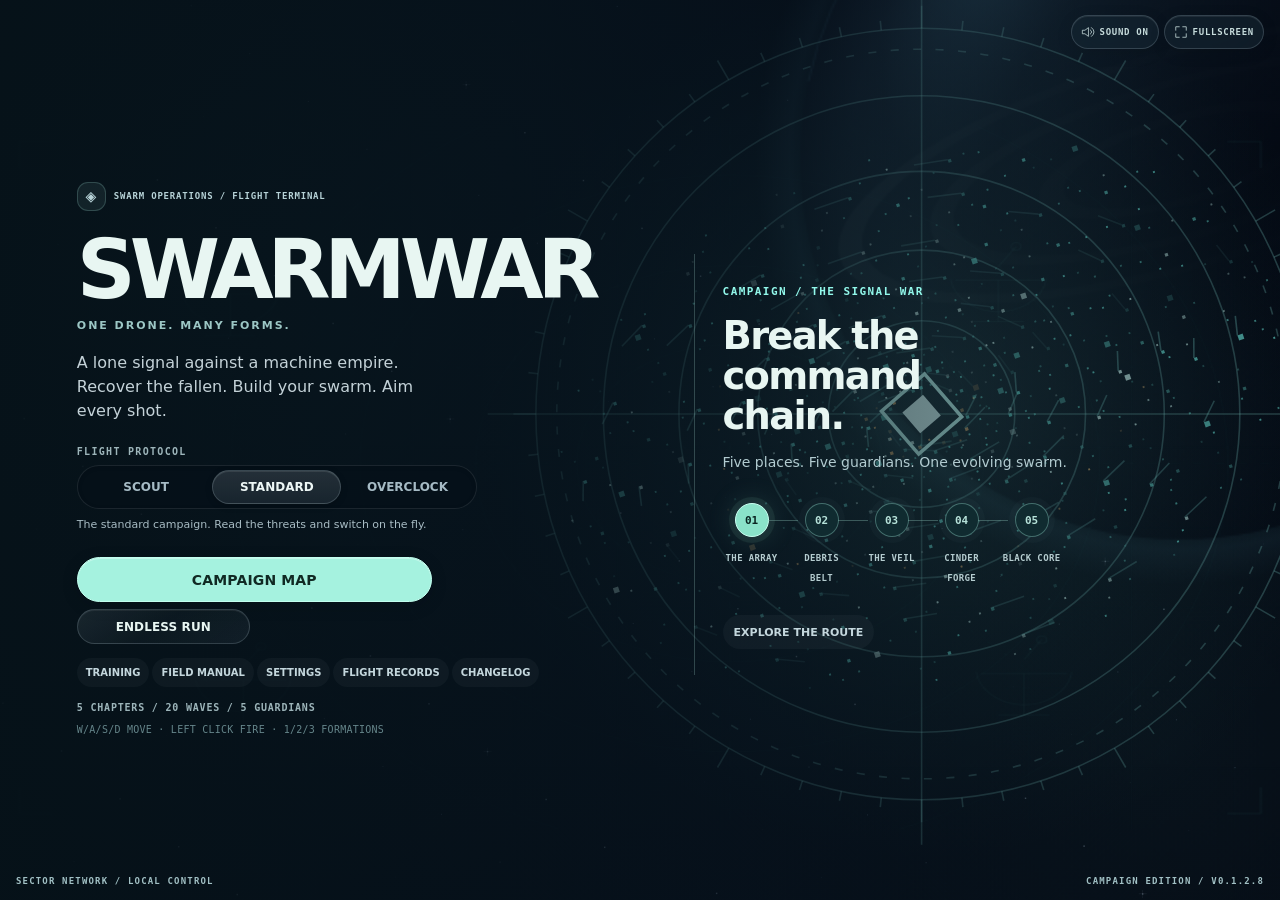
<file: docs/index.html>
<!doctype html>
<html lang="en">
<head>
<meta charset="utf-8">
<meta name="viewport" content="width=device-width, initial-scale=1, viewport-fit=cover">
<meta name="theme-color" content="#071218">
<meta name="application-version" content="0.1.2.8">
<title>SWARMWAR</title>
<style>:root{
  color-scheme:dark;--bg:#071218;--paper:#e8f6f2;--muted:#9db5ba;--faint:#65858a;--edge:#79b7bb38;--cyan:#92f8eb;--gold:#ffd487;--salmon:#ff867f;
  --mono:ui-monospace,SFMono-Regular,Consolas,monospace;--sans:system-ui,-apple-system,sans-serif;
  --top:max(15px,env(safe-area-inset-top));--left:max(16px,env(safe-area-inset-left));--right:max(16px,env(safe-area-inset-right));--bottom:max(13px,env(safe-area-inset-bottom));
}
*{box-sizing:border-box}
html,body{width:100%;height:100%;margin:0;overflow:hidden;overscroll-behavior:none;background:var(--bg);color:var(--paper);font-family:var(--sans)}
button{font:inherit;color:inherit;cursor:pointer}
button:disabled{cursor:default}
button:focus-visible{outline:2px solid var(--gold);outline-offset:3px}
[hidden]{display:none!important}
#game{position:fixed;inset:0;isolation:isolate;overflow:hidden;background:var(--bg)}
#game:fullscreen{width:100%;height:100%}
#game:-webkit-full-screen{width:100%;height:100%}
#canvas{position:absolute;inset:0;display:block;width:100%;height:100%;touch-action:none;user-select:none}
#game[data-page="playing"] #canvas{cursor:crosshair}
.hurt{position:absolute;inset:0;pointer-events:none;opacity:0;background:radial-gradient(ellipse at center,#fb626200 43%,#f3414880 100%);mix-blend-mode:screen}
.micro{font:700 10px/1.25 var(--mono);letter-spacing:.13em;text-transform:uppercase}
.utility{position:absolute;z-index:8;right:var(--right);top:var(--top);display:flex;gap:5px}
.icon-button{min-width:34px;min-height:34px;display:flex;align-items:center;justify-content:center;gap:5px;border:1px solid var(--edge);background:#07131eea;padding:0 9px;color:#c7dcdc;font:700 9px/1 var(--mono);letter-spacing:.08em;white-space:nowrap}
.icon-button svg{width:14px;height:14px;flex:none}
.icon-button:hover{color:var(--cyan);border-color:var(--cyan);background:#1c363f}
.icon-button:active{background:#29484d}
.utility-message{position:absolute;z-index:9;top:calc(var(--top) + 43px);right:var(--right);max-width:min(320px,85vw);padding:8px 10px;border:1px solid var(--edge);background:#08161ef5;color:var(--paper);font:11px/1.4 var(--mono)}
.flight{position:absolute;inset:0;z-index:2;pointer-events:none;user-select:none}
.mission{position:absolute;top:var(--top);left:var(--left);padding:10px 15px 11px 11px;background:linear-gradient(120deg,#07131eeb 45%,#07131e95);border-left:2px solid #8ce3dcb3;min-width:186px;max-width:min(290px,64vw)}
.mission .micro{display:flex;align-items:center;gap:8px;color:#bdd5d7;white-space:nowrap}
.separator{width:4px;height:4px;background:#84d9d0;rotate:45deg;display:inline-block}
.mission time{color:var(--cyan);font-variant-numeric:tabular-nums}
.mission strong{display:block;font-size:clamp(14px,1.45vw,21px);letter-spacing:.055em;line-height:1.04;margin:5px 0 8px;font-weight:850}
.wave{display:flex;align-items:center;gap:8px;color:var(--muted);font:700 9px/1 var(--mono);letter-spacing:.08em;white-space:nowrap}
#wavePips{display:flex;gap:3px;align-items:center}
#wavePips i{height:5px;width:12px;background:#45606a}
#wavePips i:last-child{width:6px;height:6px;rotate:45deg;margin-left:2px}
#wavePips .past{background:#60aaa5}
#wavePips .now{background:#b9fff4;box-shadow:0 0 8px #9dffee90}
.hud-panel{background:#08151eef;border:1px solid #8eb7bf40;color:var(--paper)}
.boss{position:absolute;top:var(--top);left:50%;translate:-50% 0;width:min(430px,33vw);padding:8px 10px;border-top:2px solid #f9918dc8}
.boss>div:first-child{display:flex;justify-content:space-between;gap:8px;font:700 10px/1 var(--mono);letter-spacing:.10em;color:#ffc0ae;margin-bottom:7px}
.boss #bossPhase{color:#f798a5;font-size:9px;white-space:nowrap}
.meter{height:4px;background:#223b46;overflow:hidden}
.meter i{display:block;width:100%;height:100%;background:var(--cyan);transform-origin:left center}
.boss .meter i{background:linear-gradient(90deg,#ff9b91,#f85574)}
.tactical{position:absolute;left:50%;translate:-50% 0;top:calc(var(--top) + 49px);display:flex;align-items:center;gap:8px;min-height:32px;max-width:80vw;width:max-content;padding:6px 11px;border-left:2px solid var(--gold);font:11px/1.35 var(--mono);box-shadow:0 4px 16px #06101755}
.tactical .micro{font-size:9px;letter-spacing:.11em;color:var(--gold);white-space:nowrap}
.tactical strong{color:var(--gold);font-size:12px;white-space:nowrap}
.tactical span:last-child{color:#dfebeb}
.tactical.hold{border-left-color:var(--cyan)}
.tactical.hold .micro,.tactical.hold strong{color:var(--cyan)}
.tactical.evade{border-left-color:var(--salmon);background:#2e1621f5}
.tactical.evade .micro,.tactical.evade strong{color:#ffaaa4}
.announcement{position:absolute;left:50%;top:23%;translate:-50% 0;text-align:center;max-width:min(85%,640px);min-width:min(300px,80vw);text-shadow:0 2px 14px #070c16,0 2px 8px #02060a}
.announcement .micro{color:var(--cyan);margin-bottom:5px}
.announcement strong{display:block;font-weight:950;font-size:clamp(22px,4vw,52px);letter-spacing:-.045em;line-height:.93}
.announcement span{display:block;margin-top:8px;color:#d8e7e9;font:12px/1.4 var(--mono)}
.hint{position:absolute;left:50%;bottom:calc(var(--bottom) + 115px);translate:-50% 0;width:max-content;max-width:88vw;padding:6px 10px;border-left:2px solid var(--cyan);color:#d4eceb;font:11px/1.4 var(--mono);text-align:center}
.dock{position:absolute;bottom:var(--bottom);left:50%;translate:-50% 0;width:min(750px,calc(100vw - var(--left) - var(--right)));display:grid;gap:5px}
.readout{display:flex;align-items:center;gap:0;min-height:30px;background:#07141ded;border:1px solid var(--edge);backdrop-filter:blur(6px)}
.hull{flex:1;max-width:260px;padding:5px 10px;min-width:110px}
.hull>div:first-child{display:flex;justify-content:space-between;gap:8px;margin-bottom:3px}
.readout span{color:var(--muted);font:700 9px/1 var(--mono);letter-spacing:.09em}
.readout strong{color:var(--paper);font:700 12px/1 var(--mono);font-variant-numeric:tabular-nums}
.count{display:flex;align-items:center;gap:7px;border-left:1px solid var(--edge);padding:5px 10px}
.count #droneCount{color:var(--cyan)}
.support{margin-left:auto;padding:0 9px;color:#ddfa90;font:700 9px/1.2 var(--mono);letter-spacing:.07em;white-space:nowrap}
.formations{display:grid;grid-template-columns:repeat(4,minmax(0,1fr));gap:4px}
.formation{pointer-events:auto;display:grid;grid-template-columns:24px minmax(0,1fr);grid-template-rows:auto auto;position:relative;min-height:54px;column-gap:6px;padding:6px 7px;background:#0a1923f2;border:1px solid var(--edge);text-align:left;overflow:hidden}
.formation>svg{grid-row:1/3;align-self:center;width:22px;height:22px;color:#95b5b9}
.formation .formation-title{font-size:11px;font-weight:850;letter-spacing:.08em;line-height:1.15;padding-right:19px}
.formation kbd{position:absolute;right:5px;top:5px;border:1px solid currentColor;padding:1px 3px;color:var(--muted);font:700 8px/1 var(--mono)}
.formation .form-status{color:var(--muted);font:700 8px/1.15 var(--mono);letter-spacing:.08em;align-self:center}
.formation:not(:disabled):hover{background:#274044;border-color:#a4cfce}
.formation:not(:disabled):active{background:#34595b}
.formation.active{border-color:#8ff2e0;background:#143332;box-shadow:inset 0 -2px #82e2cd}
.formation.active svg,.formation.active kbd,.formation.active .form-status{color:var(--cyan)}
.formation.recommended,.formation.burst-ready{border-color:#ffcc80;background:#30271e}
.formation.recommended{box-shadow:inset 0 -2px #ffd080}
.formation.recommended svg,.formation.recommended .form-status,.formation.recommended kbd,.formation.burst-ready svg,.formation.burst-ready .form-status{color:var(--gold)}
.formation:disabled:not(.active) svg{opacity:.47}
.formation-charge{position:absolute;bottom:0;left:0;right:0;height:2px;transform-origin:left center;background:var(--gold);opacity:.7}
.screen{position:absolute;inset:0;z-index:4}
.menu{overflow:auto;padding:clamp(62px,12vh,146px) var(--right) max(56px,var(--bottom)) clamp(24px,8vw,130px);background:linear-gradient(90deg,#07131e 0%,#07131ef7 22%,#07131eaa 49%,#07131e00 78%);touch-action:pan-y}
.menu-inner{width:min(680px,94vw)}
.menu-tag{display:flex;align-items:center;gap:8px;color:var(--cyan);margin-bottom:clamp(10px,2.5vh,22px)}
.menu-tag>span:first-child{display:grid;place-items:center;width:29px;height:29px;border:1px solid #8fe4da65;font-size:18px}
.menu-title h1{margin:0 0 8px;font-size:clamp(55px,10.7vw,168px);letter-spacing:-.097em;line-height:.78;font-weight:950;color:var(--paper);text-shadow:0 3px 34px #091c22}
.menu-title p{margin:0;color:var(--cyan);font:850 clamp(11px,1.75vw,22px)/1.2 var(--mono);letter-spacing:.21em}
.menu-brief{margin:clamp(13px,3vh,28px) 0;color:#bfd2d3;font-size:clamp(13px,1.55vw,18px);line-height:1.55;max-width:390px}
.protocol{margin:0 0 clamp(12px,2vh,19px);width:min(400px,100%);color:var(--muted)}
.segmented{display:flex;gap:4px;margin:6px 0}
.segmented button{background:#0b1d28;border:1px solid var(--edge);color:var(--muted);flex:1;min-height:33px;font:700 10px/1 var(--mono);letter-spacing:.055em}
.segmented button[aria-pressed="true"]{color:var(--cyan);border-color:#8ae6d8;background:#143331}
.segmented button:hover{border-color:#8ae6d8}
.protocol p{margin:0;min-height:28px;color:#a8c3c7;font:10px/1.35 var(--mono)}
.menu-main,.menu-links,.actions{display:flex;align-items:center;gap:7px 9px;flex-wrap:wrap}
.button{display:inline-flex;align-items:center;justify-content:center;gap:7px;min-height:41px;padding:0 14px;border:1px solid #80c3ca65;background:#10232d;color:var(--paper);font:850 11px/1.15 var(--mono);letter-spacing:.08em;white-space:nowrap}
.button:hover{background:#23454d;border-color:#9df1e6}
.button:active{background:#315763}
.button.primary{background:var(--gold);border-color:var(--gold);color:#1b1a16;box-shadow:4px 4px 0 #ffcd7844}
.button.primary:hover{background:#ffe4b0}
.button.primary:active{background:#f7bb61;box-shadow:1px 1px 0 #ffcd7844}
.button.primary::after{content:'→';margin-left:8px}
.text-button{padding:6px 3px;border:0;border-bottom:1px solid #729ba050;background:none;color:#bdd3d7;font:800 10px/1.35 var(--mono);letter-spacing:.095em;white-space:nowrap}
.text-button:hover{color:var(--cyan);border-color:var(--cyan)}
.menu-links{margin-top:11px}
.menu-status{margin:clamp(13px,3vh,27px) 0 0;color:var(--muted);font:700 9px/1.2 var(--mono);letter-spacing:.12em}
.menu-credit{position:fixed;bottom:var(--bottom);left:var(--left);right:var(--right);display:flex;justify-content:space-between;gap:8px;color:#a2c1c5;pointer-events:none;font-size:9px}
.modal{display:grid;place-items:center;overflow:auto;padding:calc(var(--top) + 45px) var(--right) var(--bottom) var(--left);background:#061018b8;backdrop-filter:blur(6px);touch-action:pan-y}
.sheet{width:min(630px,100%);max-height:100%;overflow:auto;border:1px solid #79c6c76e;border-top:3px solid var(--cyan);background:linear-gradient(137deg,#142631,#091721 70%);padding:clamp(16px,3vw,33px);box-shadow:0 15px 74px #02070baa}
.sheet.compact{width:min(535px,100%)}
.sheet.wide{width:min(790px,100%)}
.sheet h2{font-size:clamp(26px,5.7vw,63px);line-height:.91;letter-spacing:-.055em;font-weight:950;margin:9px 0 11px}
.sheet p{margin:0 0 16px;color:#bfd4d7;font-size:14px;line-height:1.45}
.sheet .control-help{margin:15px 0 0;color:var(--muted);font:11px/1.5 var(--mono)}
#options .control-help{margin:12px 0 14px}
.kicker{color:var(--cyan)}
.setting-list{display:grid;gap:0}
.setting{display:flex;align-items:center;justify-content:space-between;gap:10px;padding:8px 0;border-bottom:1px solid var(--edge)}
.setting:first-child{border-top:1px solid var(--edge)}
.setting strong{display:block;font-size:13px;margin-bottom:2px}
.setting small{display:block;color:var(--muted);font-size:11px;line-height:1.35}
.toggle{min-width:53px;min-height:31px;border:1px solid var(--edge);background:#0a1923;color:var(--muted);font:800 10px/1 var(--mono);letter-spacing:.10em}
.toggle[aria-pressed="true"]{color:var(--cyan);background:#143332;border-color:#79c9ba}
.toggle:hover{border-color:var(--cyan)}
.upgrade-list{display:grid;grid-template-columns:repeat(3,minmax(0,1fr));gap:8px}
.upgrade{display:flex;flex-direction:column;align-items:flex-start;gap:8px;min-height:149px;min-width:0;background:#122631;border:1px solid #86bdc161;padding:12px;text-align:left}
.upgrade:hover{border-color:var(--gold);background:#29352f}
.upgrade .micro{color:var(--cyan);font-size:9px}
.upgrade strong{font-size:clamp(15px,2.5vw,24px);line-height:1.05;letter-spacing:-.03em}
.upgrade small{font-size:12px;line-height:1.36;color:#c8dcdf}
.upgrade kbd{margin-top:auto;border:1px solid var(--edge);padding:1px 4px;color:var(--gold);font:800 10px/1 var(--mono)}
.result{display:grid;grid-template-columns:repeat(4,minmax(0,1fr));gap:5px;margin:12px 0 17px}
.result>div{padding:8px;background:#0b1c26;border:1px solid var(--edge)}
.result span{display:block;color:var(--muted);font:700 8px/1.15 var(--mono);letter-spacing:.09em}
.result strong{display:block;color:var(--cyan);font:750 clamp(13px,2.7vw,22px)/1 var(--mono);margin-top:4px}
.record-list{display:grid;margin-bottom:15px;gap:3px}
.record-row{display:grid;grid-template-columns:.73fr 1.15fr 1fr;gap:6px;padding:7px 5px;border-bottom:1px solid var(--edge);color:#cce1e4;font:10px/1.35 var(--mono)}
.record-row:first-child{font-weight:800;color:var(--cyan);letter-spacing:.07em}
@media (max-width:920px){.utility .icon-label{display:none}.utility button{padding:0 7px}.tactical{top:calc(var(--top) + 85px)}}
@media (max-width:580px){
  :root{--top:max(7px,env(safe-area-inset-top));--left:max(7px,env(safe-area-inset-left));--right:max(7px,env(safe-area-inset-right));--bottom:max(7px,env(safe-area-inset-bottom))}
  .mission{min-width:130px;padding:6px 6px 7px 7px}.mission .micro{font-size:8px;gap:5px}.mission strong{font-size:14px;margin:3px 0 5px}.wave{font-size:8px;gap:5px}.utility{gap:3px}.icon-button{min-height:33px;min-width:31px}
  .boss{top:calc(var(--top) + 60px);width:70vw;padding:5px 6px}.boss>div:first-child{font-size:8px;margin-bottom:4px}
  .tactical{top:calc(var(--top) + 62px);padding:5px 7px;gap:4px 6px;max-width:94vw;font-size:9px;flex-wrap:wrap;justify-content:center;text-align:center}.boss:not([hidden])+.tactical{top:calc(var(--top) + 94px)}.tactical strong{font-size:10px}
  .formation{display:flex;flex-direction:column;align-items:center;text-align:center;justify-content:center;gap:3px;padding:4px 2px;min-height:55px}.formation>svg{width:15px;height:15px}.formation .formation-title{padding:0;font-size:9px;letter-spacing:.055em}.formation kbd{font-size:7px;right:2px;top:2px;padding:1px 2px}.formation .form-status{font-size:7px}
  .hint{bottom:calc(var(--bottom) + 101px);padding:5px 6px;font-size:10px}.hull{padding:4px 6px;min-width:78px}.count{padding:4px 6px;gap:4px}.readout span,.support{font-size:8px}.support{padding:0 5px}.readout strong{font-size:10px}
  .menu{padding-left:18px;background:linear-gradient(90deg,#07131ef9,#07131ec7 58%,#07131e4d)}.menu-title h1{font-size:clamp(44px,13vw,75px)}.menu-inner{width:min(94%,520px)}.menu-credit{font-size:7px}
  .upgrade-list{grid-template-columns:1fr;gap:5px}.upgrade{min-height:0;display:grid;grid-template-columns:1fr auto;gap:4px 8px;padding:7px 9px}.upgrade strong,.upgrade small{grid-column:1}.upgrade kbd{grid-column:2;grid-row:1/4;align-self:center;margin:0}
  .result{grid-template-columns:repeat(3,minmax(0,1fr))}
}
@media (max-height:530px) and (min-width:581px){
  :root{--top:max(7px,env(safe-area-inset-top));--bottom:max(6px,env(safe-area-inset-bottom))}
  .mission{padding:5px 8px}.mission strong{margin:3px 0 4px;font-size:15px}.dock{width:min(635px,86vw)}.formation{min-height:41px;padding:4px 6px}.hint{bottom:calc(var(--bottom) + 83px)}.announcement{top:27%}.tactical{top:calc(var(--top) + 49px)}
  .menu{padding-top:49px}.menu-tag{margin-bottom:9px}.menu-title h1{font-size:clamp(45px,11vw,97px)}.menu-brief{margin:9px 0;font-size:13px;max-width:420px}.menu-status{margin-top:8px}.protocol{margin-bottom:6px}.protocol p{min-height:15px}.menu-links{margin-top:7px}
}
@media (prefers-reduced-motion:reduce){.icon-button,.button,.text-button{transition:none}}

#draftBack{margin-top:11px}

.checkpoint{color:var(--cyan);border-color:#8ff2e0;background:#143332}.saved-status{margin-top:5px;color:var(--cyan)}

.badges-title{color:var(--cyan);font:850 11px/1.2 var(--mono);letter-spacing:.12em;margin:8px 0 7px}
.badge-list{display:grid;grid-template-columns:repeat(2,minmax(0,1fr));gap:4px;margin-bottom:15px}
.badge{display:grid;grid-template-columns:16px 1fr;align-items:start;gap:2px 6px;padding:6px 7px;border:1px solid var(--edge);background:#0c1b24}
.badge strong{color:#d3e2e2;font-size:11px;line-height:1.2}
.badge small{grid-column:2;color:#9ab6bd;font-size:9px;line-height:1.25}
.badge .mark{color:#63848b;font:11px/1.2 var(--mono)}
.badge.earned-badge{border-color:#d2aa66;background:#2a251b}
.badge.earned-badge .mark,.badge.earned-badge strong,.sheet .earned{color:var(--gold)}
.sheet .earned{font:800 10px/1.5 var(--mono);letter-spacing:.07em}

.chain{color:var(--gold);font:800 10px/1 var(--mono);font-style:normal;min-width:17px}
.quick-controls{margin:5px 0 0;color:var(--faint);font:750 9px/1.2 var(--mono);letter-spacing:.08em}
.sheet .debrief-note{padding:7px 9px;border-left:2px solid var(--gold);color:#e8d6b2;background:#342b226b;font-size:12px}
@media(min-width:1800px){
  .mission{min-width:228px}.mission .micro,.wave{font-size:11px}.tactical{font-size:13px;min-height:37px}.tactical strong{font-size:14px}
  .dock{width:min(870px,56vw)}.formation{min-height:63px}.formation .formation-title{font-size:13px}.formation .form-status{font-size:9px}
  .readout{min-height:36px}.readout span{font-size:10px}.readout strong{font-size:14px}
}
@media(pointer:coarse){.quick-controls{display:none}}
@media(max-width:355px){.support{display:none}.count{padding-inline:5px}.formation .formation-title{font-size:8px}}

.wave-track{height:2px;background:#24444b;margin-top:7px}.wave-track i{display:block;height:100%;width:100%;background:#82e3d0;transform-origin:left center}
.manual-tabs{max-width:435px;margin:0 0 10px}
.manual-list{display:grid;grid-template-columns:repeat(2,minmax(0,1fr));gap:5px;margin:0 0 14px}
.manual-card{display:grid;grid-template-columns:32px minmax(0,1fr);gap:3px 7px;padding:9px;background:#0b1b24;border:1px solid var(--edge)}
.manual-card svg{grid-row:1/3;width:28px;height:28px;align-self:start;color:var(--cyan)}
.manual-card strong{color:#e4f1ed;font-size:12px;line-height:1.15}
.manual-card p{grid-column:2;color:#aebfc5;font-size:11px;margin:0;line-height:1.42}
.manual-card kbd{color:var(--gold);margin-left:5px;font:800 9px/1 var(--mono)}
@media(max-width:460px){.manual-list{grid-template-columns:1fr}.manual-card{padding:6px 7px}}

.binding-list{display:grid;grid-template-columns:repeat(2,minmax(0,1fr));gap:5px;margin-bottom:9px}
.binding{display:flex;align-items:center;justify-content:space-between;gap:8px;padding:6px 7px;border:1px solid var(--edge);background:#0b1a23}
.binding span{font-size:11px;font-weight:700;color:#c3d6da}
.binding button{min-height:30px;min-width:34px;padding:2px 4px;background:#143332;border:1px solid #81dbcd87;color:var(--cyan);font:800 9px/1 var(--mono)}
.binding button:hover,.binding button.listening{border-color:var(--gold);color:var(--gold)}
.binding-status{min-height:29px;color:var(--gold);font:11px/1.4 var(--mono);margin:0 0 7px}
.sheet p.key-help{font-size:12px;margin-bottom:8px}

.sheet .rush-record{color:#b9d5d6;font:10px/1.4 var(--mono);margin:0 0 13px}

/* Combat chrome stays at the edges; the field is the primary view. */
#game[data-page="playing"] .utility{gap:3px}
#game[data-page="playing"] .utility .icon-label,#game[data-page="playing"] #sound{display:none}
#game[data-page="playing"] .icon-button{min-height:29px;min-width:29px;padding:0 6px;background:#07131e80;border-color:#79b7bb29}
.flight .mission{display:flex;align-items:center;gap:9px;min-width:0;max-width:calc(100vw - 110px);padding:0;border:0;background:none}
.flight .mission strong,.flight #operation,.flight .separator,.flight .wave-track{display:none}
.flight .mission .micro{font-size:10px;color:#bfd9d8}
.flight .wave{font-size:9px;letter-spacing:.06em}
.flight .readout{position:absolute;left:var(--left);top:calc(var(--top) + 23px);min-height:0;gap:7px;padding:0;border:0;background:none;backdrop-filter:none}
.flight .hull{min-width:96px;max-width:96px;padding:0}
.flight .hull>div:first-child{gap:7px;margin-bottom:3px}
.flight .hull .meter{height:3px}
.flight .readout span{font-size:8px}
.flight .readout strong{font-size:10px}
.flight .count{padding:0;border:0;gap:5px}
.flight .score,.flight .support{display:none}
.flight .dock{width:min(420px,calc(100vw - 20px));gap:0}
.flight .formations{gap:4px}
.flight .formation{min-height:33px;display:flex;flex-direction:row;align-items:center;justify-content:center;gap:5px;padding:5px 6px;border-color:#79b7bb42;background:#081720a8;box-shadow:none}
.flight .formation>svg{width:16px;height:16px;flex:none}
.flight .formation .formation-title{font-size:10px;letter-spacing:.025em;line-height:1;padding:0}
.flight .formation kbd{position:static;padding:0;border:0;font-size:9px;line-height:1;color:#abc8c6}
.flight .formation .form-status{position:absolute;width:1px;height:1px;padding:0;overflow:hidden;clip-path:inset(50%);white-space:nowrap}
.flight .formation.active{border-color:#a5ffee;background:#153a36b8}
.flight .formation.recommended{border-color:var(--gold);background:#35291cc2}
.flight .boss{top:var(--top);width:min(270px,30vw);padding:5px 7px;background:#09131c9e}
.flight .boss>div:first-child{font-size:9px;margin-bottom:4px}
.flight .boss #bossPhase{display:none}
.flight .tactical{top:auto;bottom:calc(var(--bottom) + 43px);min-height:25px;max-width:92vw;padding:4px 7px;gap:6px;flex-wrap:nowrap;font-size:10px;background:#08151ed9}
.flight .tactical .micro{display:none}
.flight .tactical strong{font-size:10px}
.flight .tactical span:last-child{overflow:hidden;text-overflow:ellipsis;white-space:nowrap}
.flight .tactical.hold{display:none}
.flight .announcement{top:calc(var(--top) + 65px);min-width:0;width:max-content;max-width:86vw}
.flight .announcement .micro{font-size:9px;margin-bottom:3px}
.flight .announcement strong{font-size:clamp(17px,2vw,24px);letter-spacing:.015em}
.flight .announcement span{font-size:11px;margin-top:5px;max-width:360px}
.flight .hint{bottom:calc(var(--bottom) + 43px);padding:4px 7px;font-size:10px;background:#08151ed9;max-width:92vw}
@media(max-width:580px){
  .flight .formation{min-height:39px;padding:4px 3px;gap:4px}
  .flight .formation .formation-title{font-size:9px}
  .flight .formation>svg{width:13px;height:13px}
  .flight .formation kbd{font-size:8px}
  .flight .boss{top:calc(var(--top) + 23px);left:auto;right:var(--right);translate:0 0;width:40vw}
  .flight .boss>div:first-child{font-size:8px}
  .flight .tactical,.flight .hint{bottom:calc(var(--bottom) + 48px)}
}
@media(pointer:coarse){.flight .formation{min-height:44px}.flight .tactical,.flight .hint{bottom:calc(var(--bottom) + 52px)}}

.count #fabrication{display:block;font:9px var(--mono);letter-spacing:.04em;color:var(--dim);margin-top:1px}
.build-summary{color:var(--cyan);line-height:1.7;max-width:760px;font-size:10px}
.mission .wave{max-width:360px}

#rerollDraft{font-size:10px;padding:9px 12px;margin-top:9px;margin-right:12px}

/* iOS-inspired treatment of the existing game controls. All geometry remains local. */
:root{--glass:linear-gradient(145deg,#c6e2ed19,#c3dbe909 48%,#9fc2d412);--glass-edge:#d0eaf32e}
.icon-button,.utility-message,.button,.text-button,.flight .formation,.flight .tactical,.flight .hint{border-radius:999px}
.icon-button{border-color:var(--glass-edge);background:#1828338f;backdrop-filter:blur(20px) saturate(1.5);box-shadow:inset 0 1px #ffffff12,0 4px 18px #00000014}
.menu-inner{padding:30px 32px;width:min(640px,94vw);border:1px solid var(--glass-edge);border-radius:34px;background:linear-gradient(140deg,#1c303ec9,#101e2b9e);backdrop-filter:blur(28px) saturate(1.3);box-shadow:inset 0 1px #ffffff16,0 24px 70px #00000027}
.menu-tag{font-size:9px;letter-spacing:.09em;margin-bottom:25px;color:#b7d3d8}
.menu-tag>span:first-child{border-radius:11px;background:#b5fff012;border-color:#b5fff02e}
.menu-title h1{font-size:clamp(44px,7.1vw,91px);letter-spacing:-.075em;font-weight:850;line-height:.95;text-shadow:none}
.menu-title p{font:600 11px/1.5 var(--sans);letter-spacing:.18em;margin-top:9px;color:#9cc7c5}
.menu-brief{font-size:15px;line-height:1.5;margin:21px 0;color:#c4d2d8;max-width:405px}
.segmented{padding:4px;gap:2px;border:1px solid #e2eff018;border-radius:999px;background:#060e186e;box-shadow:inset 0 1px 4px #00000022}
.segmented button{min-height:34px;border-radius:999px;border:1px solid transparent;background:transparent;font:600 12px var(--sans);letter-spacing:0;color:#a6bbc5}
.segmented button[aria-pressed="true"]{background:linear-gradient(#daeaf225,#c1d9e91a);color:#edf7f6;border-color:#d5eef52e;box-shadow:inset 0 1px #ffffff17,0 2px 7px #00000030}
.protocol p{font:11px/1.5 var(--sans);color:#a8bcc4;margin-top:8px}
.button{font:650 12px var(--sans);letter-spacing:.01em;min-height:43px;border-color:var(--glass-edge);background:var(--glass);box-shadow:inset 0 1px #ffffff10;transition:background .15s,transform .15s}
.button:hover{background:#d5edf327;border-color:#e4faff65}
.button.primary,.button.checkpoint{background:#a5f2df;border-color:#c2ffef;color:#102923;box-shadow:inset 0 1px #ffffff59,0 4px 16px #020a122b}
.button.primary:hover,.button.checkpoint:hover{background:#c7fff0}
.button.primary:active{background:#8ad4c1;box-shadow:inset 0 1px #ffffff19;transform:scale(.98)}
.text-button{border:0;font:600 11px var(--sans);letter-spacing:0;min-height:34px;padding:7px 11px;color:#c4d7dd;background:#d4edee09}
.text-button:hover{background:#d7e7ef1a;color:#edfffb}
.menu-links{gap:4px;margin-top:14px}.menu-status{font-size:8px;letter-spacing:.08em;margin-top:22px}.quick-controls{font-size:8px;font-weight:500;letter-spacing:.025em;margin-top:8px}
.modal{background:#03091275;backdrop-filter:blur(9px) saturate(.85)}
.sheet{border:1px solid #d1e9f43b;border-radius:30px;background:linear-gradient(143deg,#263d4ae6,#122331e8 62%,#172737eb);backdrop-filter:blur(32px) saturate(1.4);box-shadow:inset 0 1px #ffffff18,0 25px 85px #00000050;padding:29px}
.sheet::before{content:'';display:block;width:34px;height:4px;border-radius:99px;background:#d9ecf137;margin:-13px auto 20px}
.sheet h2{font-size:clamp(26px,4vw,40px);font-weight:760;line-height:1.06;letter-spacing:-.045em;margin:12px 0}
.sheet p{color:#bdcdd4;font-size:13px;line-height:1.5}
.sheet .kicker{font:600 10px var(--sans);letter-spacing:.08em;color:#a4c5cd}
.setting-list{border:1px solid #ddf0f017;border-radius:19px;background:#e5f1ff06;overflow:hidden;padding:0 14px;margin:19px 0}
.setting,.setting:first-child{padding:13px 0;border-top:0;border-bottom:1px solid #d8e9f017}.setting:last-child{border-bottom:0}
.setting strong{font-size:14px;font-weight:600;margin-bottom:3px}.setting small{font-size:11px;max-width:310px;color:#a7bec9}
.toggle{position:relative;flex:none;min-width:49px;min-height:29px;border:1px solid #eef7ff16;border-radius:99px;background:#7489974a;font-size:0;box-shadow:inset 0 1px 4px #0000001a}
.toggle::after{content:'';position:absolute;width:23px;height:23px;border-radius:50%;left:2px;top:2px;background:#f1f7fa;box-shadow:0 2px 4px #00000035;transition:transform .18s}
.toggle[aria-pressed="true"]{background:#74ceb5;border-color:#b5ffde38}.toggle[aria-pressed="true"]::after{transform:translateX(20px)}
.upgrade-list{gap:10px;margin:20px 0 12px}
.upgrade{border-radius:21px;border-color:#dbedf432;background:linear-gradient(145deg,#daeaf117,#bed9ee07);padding:17px;gap:11px;min-height:210px;box-shadow:inset 0 1px #ffffff0b;transition:background .15s,transform .15s}
.upgrade:hover{background:#c2ffe51a;border-color:#9df5d885;transform:translateY(-2px)}
.upgrade strong{font-size:23px;line-height:1.08;letter-spacing:-.035em;font-weight:720}.upgrade small{font-size:12px;line-height:1.5;color:#bacfd8}
.upgrade .micro{font-size:9px;letter-spacing:.04em;font-weight:550;color:#9cd1c7}
.upgrade kbd{border-radius:99px;padding:5px 9px;font:650 10px var(--sans);letter-spacing:0;color:#c0f6e5;background:#a6ffdb0b;border-color:#a6ffdb28}
.upgrade .module-icon{display:grid;place-items:center;width:38px;height:38px;border-radius:13px;background:#aaf6e010;color:#b4f7e9;border:1px solid #d0ffef1c}
.upgrade .module-icon svg{width:26px;height:26px}
.sheet .build-summary{font:11px/1.7 var(--sans);letter-spacing:0;text-transform:none;color:#94b5c1}
.result>div,.badge,.binding{border-radius:13px;border-color:#d7eff31a;background:#d7eff307}
.record-row{border-color:#d9e8ec18}.binding button{border-radius:9px}.meter,.meter i{border-radius:99px}
.flight .dock{padding:4px;border:1px solid #d8f3f32c;border-radius:999px;background:#12233080;backdrop-filter:blur(22px) saturate(1.5);box-shadow:inset 0 1px #ffffff14,0 5px 20px #00000020}
.flight .formation{border:1px solid transparent;background:transparent;min-height:33px;padding:5px 7px;transition:background .12s}
.flight .formation.active{background:linear-gradient(#aaffdf31,#9ff9df1b);border-color:#b9ffe140;box-shadow:inset 0 1px #ffffff18}
.flight .formation.recommended{border-color:#ffdd9160;background:#c0913d29}
.flight .tactical,.flight .hint{background:#172733c9;border:1px solid #c2dce72d;backdrop-filter:blur(18px);padding:6px 10px;bottom:calc(var(--bottom) + 53px)}
.flight .tactical.evade{border-color:#ff9f9373;background:#40252ad9}
.flight .boss{border-radius:13px;border:1px solid #ffb4af34;background:#281e2b9e}
.flight .mission .micro{flex:none}.flight .wave{min-width:0}.flight #objective{overflow:hidden;text-overflow:ellipsis;white-space:nowrap}
.count #fabrication{font-size:8px;color:var(--muted);margin:0}
@media(max-width:580px){
 .menu{padding:55px 12px 28px}.menu-inner{padding:24px 20px;width:100%;border-radius:28px}.menu-tag{margin-bottom:20px;font-size:8px}.menu-title h1{font-size:clamp(40px,11vw,62px)}.menu-brief{font-size:13px;margin:17px 0}.menu-main{gap:7px}.menu-main .button{font-size:11px;padding:0 12px}.menu-status{margin-top:17px}.quick-controls{font-size:7px}.menu-links .text-button{padding:5px 8px;font-size:10px}
 .sheet{border-radius:26px;padding:22px 19px}.sheet h2{font-size:29px}.upgrade-list{margin:15px 0 10px}.upgrade{min-height:0;padding:13px;grid-template-columns:36px 1fr auto;gap:4px 10px}.upgrade .module-icon{grid-column:1;grid-row:1/4;width:33px;height:33px;border-radius:11px;align-self:center}.upgrade .module-icon svg{width:22px;height:22px}.upgrade .micro,.upgrade strong,.upgrade small{grid-column:2}.upgrade strong{font-size:19px}.upgrade small{font-size:11px}.upgrade kbd{grid-column:3;grid-row:1/4;padding:5px 7px;font-size:8px}.sheet .build-summary{font-size:10px}
 .flight .dock{width:min(410px,calc(100vw - 14px))}.flight .formation{min-height:37px;padding:4px 3px}.flight .tactical,.flight .hint{bottom:calc(var(--bottom) + 57px)}
}
@media(max-height:600px){.menu-inner{padding:19px 25px}.menu-tag{margin-bottom:12px}.menu-title h1{font-size:60px}.menu-brief{margin:12px 0;font-size:13px}.menu-status{margin-top:12px}.menu-links{margin-top:8px}.sheet{padding:23px}.sheet h2{font-size:30px}.upgrade{min-height:170px;padding:13px;gap:7px}.upgrade .module-icon{width:30px;height:30px}}
@media(prefers-reduced-motion:reduce){.upgrade,.button,.toggle::after{transition:none}.upgrade:hover{transform:none}}

#draftTitle:focus{outline:none}
.flight .formation{white-space:nowrap}

.menu{display:flex;flex-direction:column;align-items:flex-start;justify-content:safe center;padding-top:56px;padding-bottom:38px}
@media(max-width:580px){.menu{padding-top:55px;padding-bottom:28px}}

/* Campaign edition: fullscreen chart and compact, legible flight controls. */
.button.primary::after{content:none}
.menu{display:grid;grid-template-columns:minmax(390px,540px) minmax(300px,1fr);gap:clamp(30px,6vw,100px);align-items:center;padding:65px clamp(24px,6vw,100px) 45px;background:linear-gradient(90deg,#061219ef,#07131eaa 58%,#07131e40)}
.menu-inner{width:100%;border:0;border-radius:0;padding:0;background:none;backdrop-filter:none;box-shadow:none}
.menu-title h1{font-size:clamp(52px,7.1vw,102px);font-weight:900}.menu-tag{margin-bottom:25px}.menu-brief{max-width:370px;font-size:16px}
.menu-main #campaign{min-width:220px;min-height:49px;font-size:14px}.menu-main{max-width:450px}.menu-links{max-width:460px;gap:6px}.menu-status,.quick-controls{font-size:10px;line-height:1.5}
.campaign-teaser{max-width:470px;align-self:center;padding:26px 0 26px 28px;border-left:1px solid #bcf4e739}.campaign-teaser>.micro{font-size:11px;color:var(--cyan)}.campaign-teaser h2{font-size:clamp(27px,3vw,44px);letter-spacing:-.045em;margin:17px 0 12px;max-width:330px;line-height:1.05}.campaign-teaser p{color:#b2cbd0;font-size:14px;line-height:1.6}
.mini-route{display:flex;gap:12px;align-items:flex-start;margin:30px 0}.mini-route .route-node{position:static;translate:0;width:58px;flex:none}.mini-route .node-name{font-size:9px;line-height:1.5}.mini-route .node-mark{width:34px;height:34px;font-size:11px}.mini-route .route-node::after{content:'';position:absolute;height:1px;width:30px;left:45px;top:17px;background:#80b6ad65}.mini-route .route-node:last-child::after{display:none}
.map-screen{overflow:auto;padding:65px clamp(20px,5vw,80px) 30px;background:linear-gradient(135deg,#07151bef,#08131eed);touch-action:pan-y}.map-header{display:flex;justify-content:space-between;align-items:center;gap:20px;max-width:1250px;margin:auto}.map-header h2{font-size:clamp(28px,4vw,52px);letter-spacing:-.055em;line-height:1;margin:12px 0 20px}.map-header .micro{font-size:11px;color:var(--cyan)}.map-layout{display:grid;grid-template-columns:minmax(360px,1.35fr) minmax(300px,1fr);gap:35px;max-width:1250px;margin:0 auto;align-items:center}.route-chart{position:relative;aspect-ratio:600/460;min-width:0;background:radial-gradient(ellipse at center,#71c6ba0c,transparent 66%)}.route-chart>svg{position:absolute;width:100%;height:100%;fill:none;stroke:#87d3c052;stroke-width:1;stroke-dasharray:5 7}.route-node{position:absolute;translate:-50% -50%;border:0;background:none;color:#b6cdd0;padding:0;width:115px;text-align:center;cursor:pointer}.node-mark{display:grid;place-items:center;width:50px;height:50px;border:1px solid #a8f3e455;border-radius:50%;background:#102b30;color:#b6e2d9;margin:0 auto 9px;font:600 14px var(--mono);box-shadow:0 0 0 6px #9cebdd06;transition:background .15s,border-color .15s}.node-name{font:600 11px/1.4 var(--mono);letter-spacing:.04em}.route-node:hover .node-mark,.route-node.selected .node-mark{background:#8ae2c9;border-color:#c9fff1;color:#0a2421;box-shadow:0 0 0 6px #aaffdc12,0 0 30px #94f5d62b}.route-node.completed .node-mark{border-style:dashed}.route-node.completed .node-name{color:#a2f4cd}.map-legend{position:absolute;bottom:0;left:0;color:#83a6ab;font:11px/1.6 var(--mono)}
.chapter-intel{padding:23px 0 23px 26px;border-left:1px solid #9bf0d548}.chapter-intel>.micro{color:#9ce4d5;font-size:11px}.chapter-intel h3{font-size:clamp(26px,3vw,39px);letter-spacing:-.04em;margin:12px 0}.chapter-intel>p{font-size:14px;color:#acc3c9;line-height:1.55;margin:12px 0}.chapter-rules{font-size:13px;line-height:1.65;color:#e0eee9;border-top:1px solid #d1f6ec1c;padding-top:14px}.chapter-phases{list-style:none;padding:0;margin:19px 0;font:11px/1.75 var(--mono);color:#9ab4bd}.chapter-phases li{padding:4px 0;border-bottom:1px solid #b8f5ea12}.chapter-phases li:last-child{color:#ffbeae}#mapStatus{font-size:12px;color:#8caab2}.chapter-intel .actions{margin-top:19px}.chapter-intel .button:disabled{opacity:.4}.release-list article{padding:0 0 20px;margin:0 0 22px;border-bottom:1px solid #d1f1ed25}.release-list h3{font-size:23px;letter-spacing:-.03em;margin:22px 0 5px}.release-list article>span{color:var(--cyan);font:11px var(--mono)}.release-list ul{padding-left:18px;color:#bdd0d6;font-size:14px;line-height:1.65}.release-list li{margin:9px 0}
.flight .dock{width:min(510px,calc(100vw - 20px));border-radius:23px;padding:4px}.flight .formation{display:grid;grid-template-columns:16px 1fr auto;grid-template-rows:16px 11px;gap:1px 4px;min-height:42px;border-radius:18px;padding:5px 8px}.flight .formation>svg{grid-row:1;grid-column:1;width:14px;height:14px}.flight .formation-title{grid-column:2;grid-row:1}.flight .formation kbd{grid-row:1;grid-column:3;font-size:8px}.flight .formation .form-status{position:static;width:auto;height:auto;clip-path:none;overflow:hidden;grid-column:1/4;grid-row:2;font-size:8px;line-height:1.1;text-align:center}.flight .formation.locked{opacity:.5}.flight .formation.active .form-status{color:#b5ffe8}.flight .formation.recommended .form-status{color:var(--gold)}.flight .hint,.flight .tactical{bottom:calc(var(--bottom) + 66px)}
.flight .mission{max-width:calc(100vw - 100px);gap:9px;flex-wrap:wrap;row-gap:3px}.flight .mission strong{display:block;font:600 10px/1 var(--mono);letter-spacing:.05em;order:2;margin:0;color:#8fb5b9}.flight .wave{font-size:10px}.flight .readout strong{font-size:12px}.flight .hull{min-width:108px;max-width:108px}.flight .readout{top:calc(var(--top) + 29px)}
#game[data-hull="critical"] #hullNumber{color:#ffab94}#game[data-hull="critical"] .hull .meter{height:4px;background:#613831}.death-cause{font:600 13px/1.5 var(--mono)!important;color:#ffc398!important;padding:9px 12px;border-left:2px solid #ffb58f;background:#ffb58f0a}.debrief-note{font-size:14px!important}.result>div:first-child,.result>div:nth-child(2){background:#bbffee0d}.upgrade .upgrade-effect{font:650 13px/1.5 var(--sans);font-style:normal;color:#e8f7ed}.upgrade small:empty{display:none}.upgrade small{color:#93b1be}.upgrade .module-icon{width:29px;height:29px}.upgrade{min-height:220px}.upgrade .upgrade-effect{flex:1}.sheet .control-help{font-size:12px;line-height:1.6}
@media(max-width:900px){.menu{grid-template-columns:1fr;max-width:none;padding:64px 30px 45px}.menu-inner{max-width:560px}.campaign-teaser{display:none}.map-layout{grid-template-columns:1fr 1fr;gap:15px}.route-chart{min-width:0}.chapter-intel{padding-left:17px}.map-screen{padding-left:20px;padding-right:20px}.node-name{font-size:10px}.node-mark{width:40px;height:40px}.route-node{width:90px}.map-legend{display:none}}
@media(max-width:620px){.map-layout{grid-template-columns:1fr}.route-chart{width:100%;max-width:550px;aspect-ratio:600/330;margin-top:20px}.route-chart>svg{display:none}.route-node{width:72px}.node-name{font-size:9px}.node-mark{width:32px;height:32px;font-size:10px;margin-bottom:5px}.chapter-intel{border-left:0;border-top:1px solid #a6ebd83b;padding:23px 0}.map-header h2{font-size:28px}.map-header .button{min-height:36px}.map-screen{padding-top:62px}.chapter-phases{font-size:12px}.flight .formation{grid-template-columns:12px 1fr auto;padding:5px 3px;gap:1px 2px}.flight .formation .formation-title{font-size:9px}.flight .formation .form-status{font-size:7px}.flight .formation>svg{width:11px}.flight .formation kbd{font-size:7px}.flight .mission strong{display:none}.flight .wave{font-size:8px}.flight .readout{top:calc(var(--top) + 23px)}.flight .readout strong{font-size:11px}.flight .hull{min-width:104px;max-width:104px}.flight .tactical,.flight .hint{bottom:calc(var(--bottom) + 66px)}.upgrade .upgrade-effect{grid-column:2;font-size:12px}.upgrade small{grid-column:2}.menu-brief{font-size:15px}.menu-title h1{font-size:clamp(44px,12vw,73px)}.quick-controls{font-size:9px}}
@media(max-height:620px) and (min-width:901px){.menu{padding-top:55px;padding-bottom:30px}.menu-tag{margin-bottom:13px}.menu-brief{margin:14px 0}.menu-title h1{font-size:68px}.menu-status{margin-top:12px}.campaign-teaser{padding-top:15px;padding-bottom:15px}.map-screen{padding-top:55px}.map-header h2{font-size:35px;margin:9px 0}.chapter-intel{padding-top:8px;padding-bottom:8px}.chapter-intel h3{font-size:28px;margin:7px 0}.chapter-intel>p{font-size:12px;margin:7px 0}.chapter-phases{margin:11px 0}.chapter-phases li{padding:2px 0}.chapter-rules{font-size:12px}.chapter-intel .actions{margin-top:10px}}
@media(min-width:901px){.menu{padding-top:55px;padding-bottom:36px}.menu-tag{margin-bottom:20px}.menu-title h1{font-size:clamp(56px,6.4vw,88px)}.menu-brief{margin:17px 0}.menu-main{display:grid;grid-template-columns:1fr 1fr;max-width:355px}.menu-main #campaign,.menu-main #continueRun{grid-column:1/3}.menu-main .button{min-height:35px}.menu-main #campaign{min-height:45px}.menu-main #rush[hidden]+#continueRun[hidden]{display:none}.menu-links{gap:3px;max-width:510px}.menu-links .text-button{font-size:10px;padding:6px 9px;min-height:29px}.menu-status{margin:13px 0 0}.quick-controls{margin-top:7px}.campaign-teaser{margin-top:10px}.menu .protocol{margin-bottom:12px}}
@media(min-width:901px) and (min-height:621px){.map-screen{padding-top:55px;padding-bottom:20px}.map-header h2{font-size:clamp(32px,3.7vw,46px);margin:8px 0 14px}.chapter-intel{padding-top:16px;padding-bottom:16px}.chapter-intel>p{font-size:13px;margin:10px 0}.chapter-phases{margin:14px 0}.chapter-phases li{padding:3px 0}}

#game[data-page="playing"][data-hud="clear"] .mission,#game[data-page="playing"][data-hud="clear"] .readout{opacity:.12}

#game[data-page="playing"][data-utility="clear"] .utility{opacity:.12}#game[data-page="playing"][data-utility="clear"] .utility:hover,#game[data-page="playing"][data-utility="clear"] .utility:focus-within{opacity:1}

.inspect-bar{position:absolute;z-index:9;top:var(--top);left:50%;translate:-50% 0;display:flex;gap:9px;align-items:center;width:max-content;max-width:94vw;padding:5px 10px;border:1px solid var(--glass-edge);border-radius:99px;background:#0c1d27e8;color:#b6d9d4;font:11px var(--mono)}.inspect-bar .text-button{font-size:11px;padding:5px 9px}.inspect-bar span{font-size:10px}#game[data-inspect="true"] .utility{opacity:.25}#game[data-inspect="true"] #flight .formations{pointer-events:none;opacity:.7}
@media(max-width:580px){.inspect-bar{gap:3px}.inspect-bar span{font-size:8px}.inspect-bar .text-button{font-size:9px}}

/* Keep the core and targets above transient interface decoration. */
#game[data-page="playing"][data-announcement="clear"] .announcement{opacity:.1!important}
@media(pointer:fine){
  #game[data-page="playing"][data-dock="clear"] .dock{opacity:.12}
  #game[data-page="playing"][data-dock="clear"] .formation{pointer-events:none}
}
.flight .boss #bossPhase{display:block;font-size:8px}
.inspect-bar{top:calc(var(--top) + 40px)}
</style>
</head>
<body>
<main id="game">
  <canvas id="canvas" aria-hidden="true"></canvas>
  <div id="hurt" class="hurt" aria-hidden="true"></div>

  <div class="utility">
    <button type="button" id="sound" class="icon-button" data-t="soundOn"></button>
    <button type="button" id="fullscreen" class="icon-button" data-t="fullscreen"></button>
    <button type="button" id="pause" class="icon-button" data-t="pause" hidden></button>
  </div>

  <section id="flight" class="flight" aria-label="Flight instruments" hidden>
    <div class="mission">
      <div class="micro"><span id="operation"></span><span class="separator"></span><time id="clock">00:00</time></div>
      <strong id="sectorName"></strong>
      <div class="wave"><span id="wavePips"><i></i><i></i><i></i><i></i><i></i></span><span id="objective"></span></div>
      <div class="wave-track" id="waveTrack" aria-hidden="true"><i id="waveFill"></i></div>
    </div>
    <div class="boss hud-panel" id="boss" hidden>
      <div><span id="bossName"></span><span id="bossPhase"></span></div>
      <div class="meter"><i id="bossFill"></i></div>
    </div>
    <div id="tactical" class="tactical hud-panel" role="status" hidden>
      <span id="tacticalLabel" class="micro"></span>
      <strong id="tacticalOrder"></strong><span id="tacticalReason"></span>
    </div>
    <div class="announcement" id="announcement" hidden>
      <div id="announceLabel" class="micro"></div><strong id="announceTitle"></strong><span id="announceBody"></span>
    </div>
    <div id="hint" class="hint hud-panel" role="status" hidden></div>

    <div class="readout">
        <div class="hull"><div><span data-t="hull"></span><strong id="hullNumber"></strong></div><div class="meter"><i id="hullFill"></i></div></div>
        <div class="count"><span data-t="drones"></span><strong id="droneCount">001</strong><small id="fabrication"></small></div>
        <div class="count score"><span data-t="score"></span><strong id="score">000000</strong><i class="chain" id="chain" hidden></i></div>
        <div id="support" class="support" hidden></div>
    </div>
    <section class="dock">
      <div id="formations" class="formations" aria-label="Formation commands"></div>
    </section>
  </section>

  <section id="menu" class="screen menu" aria-labelledby="gameTitle">
    <div class="menu-inner">
      <div class="menu-tag micro"><span aria-hidden="true">◈</span><span data-t="menuTag"></span></div>
      <div class="menu-title">
        <h1 id="gameTitle" data-t="title"></h1>
        <p data-t="tagline"></p>
      </div>
      <p class="menu-brief" data-t="brief"></p>
      <div class="protocol" aria-labelledby="protocolLabel"><span id="protocolLabel" class="micro" data-t="protocol"></span><div id="protocols" class="segmented"></div><p id="protocolNote"></p></div>
      <div class="menu-main">
        <button type="button" id="campaign" class="button primary" data-t="campaignAction"></button>
        <button type="button" id="endless" class="button" data-t="endlessAction"></button>
        <button type="button" id="rush" class="button" data-t="rushAction" hidden></button>
        <button type="button" id="continueRun" class="button checkpoint" hidden></button>
      </div>
      <div class="menu-links">
        <button type="button" id="training" class="text-button" data-t="trainingAction"></button>
        <button type="button" id="manual" class="text-button" data-t="manual"></button>
        <button type="button" id="settings" class="text-button" data-t="settings"></button>
        <button type="button" id="records" class="text-button" data-t="records"></button>
        <button type="button" id="changelog" class="text-button" data-t="changelog"></button>
      </div>
      <p class="menu-status" id="menuStatus"></p>
      <p class="quick-controls" id="quickControls"></p>
      <p class="menu-status saved-status" id="savedStatus" hidden></p>
    </div>
    <aside class="campaign-teaser"><span class="micro" data-t="campaignRoute"></span><h2 data-t="routeTitle"></h2><p data-t="routeTeaser"></p><div id="menuRoute" class="mini-route"></div><button id="viewMap" class="text-button" type="button" data-t="viewMap"></button></aside>
    <div class="menu-credit micro"><span data-t="menuCredit"></span><span data-t="menuBuild"></span></div>
  </section>

  <section id="mapMenu" class="screen map-screen" aria-labelledby="mapTitle" hidden>
    <header class="map-header"><div><span class="micro" data-t="campaignRoute"></span><h2 id="mapTitle" data-t="routeTitle"></h2></div><button id="mapBack" class="button" type="button" data-t="back"></button></header>
    <div class="map-layout"><div class="route-chart"><svg viewBox="0 0 600 460" aria-hidden="true"><path d="M80 350 L185 150 L300 285 L405 95 L525 215"/></svg><div id="mapNodes"></div><div class="map-legend" data-t="routeLegend"></div></div>
      <article class="chapter-intel"><span id="chapterIndex" class="micro"></span><h3 id="chapterTitle"></h3><p id="chapterBrief"></p><div id="chapterRules" class="chapter-rules"></div><ol id="chapterPhases" class="chapter-phases"></ol><p id="mapStatus" role="status"></p><div class="actions"><button id="mapDeploy" class="button primary" type="button"></button><button id="mapPractice" class="button" type="button" data-t="practiceChapter"></button></div></article></div>
  </section>
  <section id="changelogMenu" class="screen modal" aria-labelledby="changelogTitle" hidden><div class="sheet wide"><span class="micro kicker" data-t="releaseChannel"></span><h2 id="changelogTitle" data-t="changelog"></h2><div id="releaseList" class="release-list"></div><button id="changelogBack" class="button primary" type="button" data-t="back"></button></div></section>

  <section id="pauseMenu" class="screen modal" aria-labelledby="pauseTitle" hidden>
    <div class="sheet compact">
      <span class="micro kicker" data-t="pauseTag"></span>
      <h2 id="pauseTitle" data-t="pauseTitle"></h2>
      <p id="pauseInfo"></p>
      <div class="actions">
        <button type="button" id="resume" class="button primary" data-t="resume"></button>
        <button type="button" id="inspectField" class="button" data-t="inspectField"></button>
        <button type="button" id="pauseSettings" class="button" data-t="settings"></button>
        <button type="button" id="pauseManual" class="text-button" data-t="manual"></button>
        <button type="button" id="retire" class="text-button" data-t="retire"></button>
      </div>
      <p class="control-help" id="pauseControls"></p>
    </div>
  </section>

  <div id="inspectBar" class="inspect-bar" hidden><span data-t="inspectHint"></span><button type="button" id="inspectResume" class="text-button" data-t="resume"></button><button type="button" id="inspectBack" class="text-button" data-t="back"></button></div>

  <section id="options" class="screen modal" aria-labelledby="optionsTitle" hidden>
    <div class="sheet compact">
      <span class="micro kicker" data-t="optionsTag"></span>
      <h2 id="optionsTitle" data-t="settings"></h2>
      <div id="settingList" class="setting-list"></div>
      <p class="control-help" id="optionsControls"></p>
      <div class="actions">
        <button type="button" id="optionsBack" class="button primary" data-t="back"></button>
        <button type="button" id="editKeys" class="button" data-t="keyBindings"></button>
      </div>
    </div>
  </section>

  <section id="bindingsMenu" class="screen modal" aria-labelledby="bindingsTitle" hidden>
    <div class="sheet compact">
      <span class="micro kicker" data-t="inputTag"></span>
      <h2 id="bindingsTitle" data-t="keyBindings"></h2>
      <p class="key-help" data-t="keyHelp"></p>
      <div id="bindingList" class="binding-list"></div>
      <div id="bindingStatus" class="binding-status" role="status"></div>
      <div class="actions">
        <button type="button" id="bindingsBack" class="button primary" data-t="back"></button>
        <button type="button" id="restoreKeys" class="button" data-t="restoreKeys"></button>
      </div>
    </div>
  </section>

  <section id="manualMenu" class="screen modal" aria-labelledby="manualTitle" hidden>
    <div class="sheet wide">
      <span class="micro kicker" data-t="manualTag"></span>
      <h2 id="manualTitle" data-t="manual"></h2>
      <div class="segmented manual-tabs" id="manualTabs"></div>
      <div class="manual-list" id="manualList"></div>
      <button type="button" id="manualBack" class="button primary" data-t="back"></button>
    </div>
  </section>

  <section id="recordsMenu" class="screen modal" aria-labelledby="recordsTitle" hidden>
    <div class="sheet">
      <span class="micro kicker" data-t="recordsTag"></span>
      <h2 id="recordsTitle" data-t="records"></h2>
      <div id="recordList" class="record-list"></div>
      <p class="rush-record" id="rushRecord" hidden></p>
      <h3 class="badges-title" data-t="badges"></h3>
      <div id="badgeList" class="badge-list"></div>
      <button type="button" id="recordsBack" class="button primary" data-t="back"></button>
    </div>
  </section>

  <section id="draft" class="screen modal" aria-labelledby="draftTitle" hidden>
    <div class="sheet wide">
      <span id="draftKicker" class="micro kicker"></span>
      <h2 id="draftTitle" tabindex="-1" data-t="draftTitle"></h2>
      <p id="draftNext"></p>
      <p class="build-summary micro" id="buildSummary"></p>
      <div class="upgrade-list" id="upgradeList"></div>
      <button type="button" id="rerollDraft" class="button"></button>
      <button type="button" id="draftBack" class="text-button" data-t="retire"></button>
    </div>
  </section>

  <section id="debrief" class="screen modal" aria-labelledby="debriefTitle" hidden>
    <div class="sheet">
      <span id="debriefKicker" class="micro kicker"></span>
      <h2 id="debriefTitle"></h2>
      <p id="debriefText"></p><p id="deathCause" class="death-cause" hidden></p>
      <p class="debrief-note" id="debriefNote" hidden></p>
      <div class="result" id="result"></div>
      <p class="build-summary" id="resultBuild" hidden></p>
      <p class="earned" id="earned" hidden></p>
      <div class="actions">
        <button type="button" id="retry" class="button primary"></button>
        <button type="button" id="return" class="button" data-t="return"></button>
      </div>
    </div>
  </section>
</main>
<script>const copy={
  changelog:'CHANGELOG',releaseChannel:'SWARMWAR / FLIGHT LOG',campaignRoute:'CAMPAIGN / THE SIGNAL WAR',routeTitle:'Break the command chain.',routeTeaser:'Five places. Five guardians. One evolving swarm.',viewMap:'EXPLORE THE ROUTE',chapterNumber:'CHAPTER {n}',phaseWave:'PHASE {n}',phaseBoss:'PHASE 5 · GUARDIAN',practiceChapter:'PRACTICE THIS CHAPTER',startCampaign:'START FULL CAMPAIGN',departChapter:'DEPLOY NEXT CHAPTER',routeStart:'Full campaigns begin at The Array. Practice launches the selected chapter with a supplied swarm; it does not count as a campaign clear.',routeContinue:'Chapter secured. Your build and hull carry forward. Deploy when ready.',routeInspect:'Route preview. Select your next chapter to continue this run.',routeLegend:'Select a signal to inspect its five phases.',deathCause:'LAST HIT / {source}',hazardContact:'Hostile contact',sortie:'CHAPTER PRACTICE',sortieWonTitle:'CHAPTER SECURED',sortieWonKicker:'PRACTICE COMPLETE',sortieWonText:'{sector} is secure. Full campaign records are unchanged.',archivistManual:'The archive guardian locks generous beam lanes, then opens a broken ring. Move sideways during the beam warning and use the mint opening when the ring arrives. Release rails during recovery.',crucibleManual:'The furnace guardian cycles a committed dash, a broken heat ring, then a volley. Dodge the charge and engage Blades at its opened hinges. Each phrase has a full warning.',
  veil:'THE VEIL',forge:'CINDER FORGE',archivist:'THE ARCHIVIST',crucible:'THE CRUCIBLE',
  veilBrief:'Iona: “An archive without a keeper. Every echo is a warning. Find the silence between signals.”',forgeBrief:'Nine: “They built the first drones here. Now the furnaces only build hunters.”',
  arrayRules:'Listening towers · Ranged patrols · Broken shock rings. Learn to catch volleys, then manually release stored fire.',beltRules:'Derelict convoy · Crossing wreck lanes · Splitter packs. Cut cleanly and dodge outside the debris tracks.',veilRules:'Signal archive · Slow corridor walls · Beam casters. Read the mint opening before firing; interrupt committed wind-ups.',forgeRules:'Orbital foundry · Paired heat vents · Armored escorts. Pierce the shield anchors and save room to sidestep a charge.',coreRules:'Reactor heart · Surge cells · Moving corridor walls. Combine every formation and aim during the recovery windows.',
  lostPackets:'LOST PACKETS',blueShift:'BLUE SHIFT',ghostChoir:'GHOST CHOIR',memoryLock:'MEMORY LOCK',slagRun:'SLAG RUN',pressureTest:'PRESSURE TEST',furnaceChoir:'FURNACE CHOIR',lastTemper:'LAST TEMPER',
  quietArchive:'QUIET ARCHIVE',quietArchiveBrief:'Longer rests between corridor walls. Listen for the beam casters.',signalStorm:'SIGNAL STORM',signalStormBrief:'Additional sentries patrol the archive; corridor walls retain their full warning.',coolingCycle:'COOLING CYCLE',coolingCycleBrief:'Heat vents cycle less frequently. Armored escorts hold the furnace exits.',overpressure:'OVERPRESSURE',overpressureBrief:'More mines reinforce the foundry. Paired vents keep a lane between them.',
  archivistBrief:'Locked beams alternate with broken rings. Sidestep the beam; take the mint gap and release a rail during recovery.',crucibleBrief:'A measured dash, a broken heat ring, then a volley. Dodge first and attack the opened hinges.',

  coldBootBrief:'Fragile scouts. Aim your Ring shots; recover lime wreckage to fabricate the first drones.',
  patrolGridBrief:'Rams join the ranged patrols. Charge and release Spear through armor; Ring catches the volleys.',
  crossedSignalsBrief:'Pulsars open broken shock rings. Find the mint gap; your shield cannot block geometry.',
  watchtowerBrief:'Mixed patrols guard the tower. Bank wreckage and prepare for the Warden after this phase.',
  brokenConvoyBrief:'Splitters and mines drift among the wrecks. Hold Blades for clean cuts; keep outside armed mines.',
  scrapperWakeBrief:'Beam casters join the salvage crews. Interrupt a warning with Spear or sidestep its locked lane.',
  shrapnelTideBrief:'Paired Rams pressure the wreck lanes. Let charges commit, sidestep, then aim back through the line.',
  reaversClaimBrief:'The convoy closes around you. Keep a clean route through the debris before the Reaver arrives.',
  lostPacketsBrief:'Beam casters and ranged scouts. Corridor walls travel slowly: align with the mint opening early.',
  blueShiftBrief:'Prism facets protect the firing lanes. Flank or release a rail to open them.',
  ghostChoirBrief:'Broken rings meet beam warnings. Read the locked lanes before choosing your firing window.',
  memoryLockBrief:'The archive’s last sentries converge. Keep space for the Archivist’s measured beam phrases.',
  slagRunBrief:'Armored anchors hold the furnace. Rail through the shields; leave paired heat circles before they fire.',
  pressureTestBrief:'Shields escort the scouts. Break the anchor, or enter its perimeter with the cutting rotor engaged.',
  furnaceChoirBrief:'Rams attack in pairs. Dodge their committed paths before lining up a rail.',
  lastTemperBrief:'A mixed furnace guard. Collect what you can; the Crucible takes over after this phase.',
  outerMembraneBrief:'Every enemy role returns. Pierce shield anchors and keep outside the reactor surge cells.',
  pulseGardenBrief:'Crossing fire, beam lanes, and armored escorts. Move between threats before committing a charged shot.',
  prismChoirBrief:'Broken shock rings join the shield line. Mint openings take priority over damage.',
  heartlockBrief:'The reactor’s final guard. Preserve hull and a clean escape lane for the Sovereign.',
  legacyRun:'LEGACY RUN · NO CAMPAIGN RECORD',controlsDesktop:'{move} or arrows move · Mouse aims · Hold left click for Ring/Blades; Spear builds automatically, click/release to fire · {forms} select · {burst} Kamikaze · P pauses/resumes; H inspects while paused. Touch and gamepad controls are in Settings.',controlsTouch:'Drag left to move; drag right to aim and fire. Lift the right finger to release Spear. Tap the formation dock to switch or launch Kamikaze.',controlsPad:'Left stick moves · Right stick aims · RT holds fire; release RT for Spear · Bumpers switch · A launches Kamikaze · Start pauses.',
  inspectField:'VIEW FIELD',inspectHint:'PAUSED · H returns · P resumes',
  title:'SWARMWAR',tagline:'ONE DRONE. MANY FORMS.',
  menuTag:'SWARM OPERATIONS / FLIGHT TERMINAL',menuCredit:'SECTOR NETWORK / LOCAL CONTROL',menuBuild:'CAMPAIGN EDITION / v0.1.2.8',
  quickControls:'{move} MOVE · LEFT CLICK FIRE · {forms} FORMATIONS',
  brief:'A lone signal against a machine empire. Recover the fallen. Build your swarm. Aim every shot.',
  campaignAction:'CAMPAIGN MAP',endlessAction:'ENDLESS RUN',rushAction:'BOSS RUSH',trainingAction:'TRAINING',trainingPassed:'TRAINING ✓',continueRun:'CONTINUE {kind}',savedStatus:'CHECKPOINT / {protocol} · SECTOR {n}',saveExit:'SAVE & EXIT',settings:'SETTINGS',manual:'FIELD MANUAL',records:'FLIGHT RECORDS',
  protocol:'FLIGHT PROTOCOL',scout:'SCOUT',standard:'STANDARD',overclock:'OVERCLOCK',
  scoutNote:'Lower damage and slower enemy fire. Learn the formations.',
  standardNote:'The standard campaign. Read the threats and switch on the fly.',
  overclockNote:'More armor, faster attacks, and less room for mistakes.',
  recordLine:'{protocol} CAMPAIGN BEST / {score}',noRecord:'5 CHAPTERS  /  20 WAVES  /  5 GUARDIANS',
  fullscreen:'FULLSCREEN',exitFullscreen:'EXIT FULLSCREEN',fullUnavailable:'Fullscreen unavailable here. The arena still fills the window.',
  edgeBeam:'BEAM',edgeRing:'RING',soundOn:'SOUND ON',soundOff:'SOUND OFF',pause:'PAUSE',resume:'RESUME RUN',retire:'ABORT RUN',back:'BACK',return:'MAIN MENU',
  optionsTag:'FLIGHT TERMINAL / CONFIGURATION',manualTag:'FLIGHT TERMINAL / COMBAT INTEL',recordsTag:'FLIGHT TERMINAL / LOCAL LOG',pauseTag:'FLIGHT CONTROL / SIGNAL HELD',
  pauseTitle:'Run paused',pauseInfo:'{sector} · {objective} · {time}',pauseSaved:'You can resume from the latest wave checkpoint.',
  controls:'{move} or arrows move · Mouse aims · hold left click to fire; rail builds automatically, click/release to launch · {forms} switch · Q/E cycle · {burst} bursts · F fullscreen · Esc pauses. Touch: drag left to move and right to aim and fire. Gamepad: sticks move and aim, RT fires, bumpers cycle, A bursts, Start pauses.',
  keyBindings:'KEYBOARD CONTROLS',inputTag:'FLIGHT TERMINAL / INPUT',
  keyHelp:'Select an action, then press a letter, number, or Space. Arrow keys always move. Q, E, F, P, and Esc are reserved.',
  keyChoose:'Press a new key for {action}. Esc cancels.',keyInvalid:'That key is reserved. Try a letter, number, or Space.',
  keySaved:'{action} is now {key}. If the key was already assigned, the two actions swapped.',
  restoreKeys:'RESTORE DEFAULTS',keyReset:'Default controls restored.',
  keyUp:'Move up',keyDown:'Move down',keyLeft:'Move left',keyRight:'Move right',
  keyRing:'Select Ring',keySpear:'Select Spear',keyBlades:'Select Blades',keyBurst:'Launch Kamikaze',
  audio:'Sound effects',music:'Music',guide:'Tactical Guide',reduced:'Reduce flashes and shake',autoFull:'Enter fullscreen when deploying',
  audioHelp:'Weapons, pickups, hits, and alerts.',musicHelp:'Quiet synth score that builds as the fight escalates.',
  guideHelp:'Shows a formation and its key when a threat calls for a switch.',
  reducedHelp:'Removes shake, star drift and extra background parallax; softens impact effects.',
  autoFullHelp:'Uses your browser’s fullscreen mode when available.',
  on:'ON',off:'OFF',
  campaign:'CAMPAIGN',endless:'ENDLESS',training:'TRAINING',rush:'BOSS RUSH',round:'SECTOR {n}',trainingCount:'DRILL {n} / 4',
  array:'THE ARRAY',belt:'DEBRIS BELT',core:'BLACK CORE',lab:'SIMULATION BAY',
  warden:'ARRAY WARDEN',reaver:'BELT REAVER',sovereign:'CORE SOVEREIGN',
  wave:'PHASE {n} / 5',boss:'PHASE 5 / 5 · GUARDIAN',rushPrep:'BOSS INBOUND',cleared:'SECTOR SECURED',clearBanner:'SECTOR SECURED',clearBrief:'Hostile signals fading.',sector:'SECTOR {n}',shielded:'ARMORED',enraged:'ENRAGED',exposed:'CORE EXPOSED',
  sectorBanner:'ENTERING SECTOR {n}',waveBanner:'INCOMING WAVE {n}',bossBanner:'HOSTILE COMMAND IN RANGE',
  arrayBrief:'Operator Iona: “These dishes once listened to the stars. Now they listen for us.”',beltBrief:'Scrapper Nine: “That convoy is still drifting. Mind the wreck lanes. Nothing here stays dead.”',
  coreBrief:'Relay: “No crew. No voices. Just a heartbeat. The Core knows we are here.”',
  wardenBrief:'Block the volleys. Fly through the broken ring’s mint gap. Charge Spear between attacks.',
  reaverBrief:'Dodge the charge, then cut the opened hinges with Blades while it recovers.',
  sovereignBrief:'Read the locked beams and find the mint corridor in the moving walls. Spear punishes recovery.',
  wave2Brief:'Watch for armored rams and charging sentries.',wave3Brief:'Watch the edges. Enemy packs are closing in.',
  hull:'HULL',drones:'DRONES',swarmCapacity:'Capacity: {n} drones',atCapacity:'AT CAP',fabrication:'FAB {parts}/{cost}',fabricationHelp:'Collect parts to fabricate drones. Capacity expands each wave. At capacity, extra parts charge Kamikaze.',score:'SCORE',chain:'×{n}',relayName:'RELAY',medicName:'MEDIC',
  ringName:'RING',spearName:'SPEAR',bladesName:'BLADES',burstName:'KAMIKAZE',
  ringDesc:'Aim + hold left click; captures empower your next shot',spearDesc:'Charges automatically; click/release to fire along your aim',bladesDesc:'Aim + hold left click to throw blades and engage the rotor',burstDesc:'Detonate {n} drones',
  active:'ACTIVE',ready:'READY',lockedSpear:'7 DRONES',lockedBlades:'17 DRONES',
  counter:'COUNTER',countering:'COUNTERING',charge:'{n}%',needsDrones:'NEED {n} DRONES',
  tacticalSwitch:'SWITCH TO',tacticalHold:'KEEP ACTIVE',tacticalEvade:'EVADE',
  reasonIncoming:'Incoming fire. Keep moving.',reasonVolley:'Volley charging. Get ready to block.',
  reasonArmor:'Armored ram. Aim a piercing shot.',reasonBossArmor:'Boss in range. Aim for its core.',reasonBossOpen:'Core exposed. Line up Spear now.',reasonReaverOpen:'{name} recovering. Close in with Blades.',
  reasonSkimmers:'Close pack. Let them enter the blade arc.',
  reasonDebris:'Debris inbound. Leave the marked lane.',reasonSurge:'Surge charging. Move outside the circle.',
  reasonBeam:'Beam locked. Move sideways out of the lane.',
  reasonDash:'{name} charging. Move sideways.',
  reasonRamCharge:'Ram charging. Sidestep the dashed line.',
  reasonMine:'Mine armed. Back away from the blast.',
  tipMove:'{move} moves. Aim with mouse; hold LEFT CLICK to shoot. Collect lime wreckage.',
  tipTouch:'Drag on the left to move. Drag on the right to aim.',
  tipSpear:'Spear [{key}]. Charges by itself. Aim and click/release to fire. Switching stores the charge.',
  tipBlades:'Blades [{key}]. Hold LEFT CLICK to throw cutters and engage the rotor. Move to spin up.',
  tipRelay:'Relay online. Salvage is drawn in from farther away.',
  tipMedic:'Medic online. Hull repairs during combat.',
  tipBurst:'Payload ready. Aim and press {key} to launch explosive drones.',
  drill0Title:'Intercept a shot',drill0Text:'Switch to Ring [{key}]. Let one shot hit the shield.',
  drill1Title:'Pierce armor',drill1Text:'Select Spear [{key}]. Aim at the ram. Let the rail build automatically, then click/release to fire.',
  drill2Title:'Cut down the pack',drill2Text:'Select Blades [{key}]. Hold LEFT CLICK to engage the cutting arcs. Aim to throw short cutters.',
  drill3Title:'Launch Kamikaze',drill3Text:'Aim at the target and press {key} or tap Kamikaze.',
  drillSuccess:'DRILL COMPLETE',
  rerollDraft:'REROUTE MODULES ({n})',rerollHelp:'One reroute per sector. Draw a new set of three modules.',equipModule:'SELECT',draftTitle:'Build your swarm',draftKicker:'{sector} SECURED  /  REQUISITION AVAILABLE',
  draftNext:'Next: {sector}. Recover 32 hull and launch 5 reserve drones. Select a module to depart.',
  waveDraftKicker:'{sector} / WAVE {n} COMPLETE',waveDraftNext:'Next: {wave}. Recover 6 hull; fabrication capacity expands. Select a module to continue.',
  buildEmpty:'No modules installed. Your first choice shapes the swarm.',buildInstalled:'INSTALLED / {modules}',evolution:'EVOLUTION',evolutionNeeds:'Unlocked by {module}',
  upgradeLevel:'LEVEL {n}',continue:'CONTINUE',
  groupRing:'RING MODULE',groupSpear:'SPEAR MODULE',groupBlades:'BLADES MODULE',groupBurst:'KAMIKAZE MODULE',groupAll:'SWARM MODULE',
  bastionName:'Bastion',bastionDesc:'Widen the shield and intercept more often. Unlocks Echo Shield, Mirror Kernel, and Gravity Lattice.',
  lanceName:'Long Lance',lanceDesc:'Rail shots gain 16 damage and one penetration per level. Unlocks Splinter Lance, Siege Lens, and Arc Inductor.',
  rotorName:'Rotor Edge',rotorDesc:'Extend cutting reach by 11 and strengthen each sweep. Unlocks Vampire Rotor, Long Orbit, and Vortex Spindle.',
  capacitorName:'Hot Charge',capacitorDesc:'Charge Kamikaze faster and strengthen its blast. Level 2 costs one fewer drone. Unlocks Afterburn and alternative payload cores.',
  foundryName:'Drone Foundry',foundryDesc:'First level lowers drone part cost by 1. Each level adds 18 capacity and banks 3 parts. Unlocks Battle Recycler.',
  thrustersName:'Vector Thrusters',thrustersDesc:'Move 10% faster in every formation.',
  nanitesName:'Nanite Mesh',nanitesDesc:'Repair 2 hull every 3.3 seconds; level 2 repairs 4 every 2.6 seconds. The Medic adds 3 per pulse.',
  scatterName:'Auxiliary Guns',scatterDesc:'Ring gains an extra gun; Spear gains a weak escort shot; Blades sheds a short-range spark. Each level adds one emitter.',
  salvagerName:'Salvage Magnet',salvagerDesc:'Draw wreckage in from farther away.',
  platingName:'Core Plating',platingDesc:'Raise maximum hull by 22 and restore 22 hull.',
  echoGuardName:'Echo Shield',echoGuardDesc:'Ring blocks send a 22-damage shockwave through nearby enemies. Triggers at most once every 0.65 seconds.',
  forkLanceName:'Splinter Lance',forkLanceDesc:'Rail kills release two piercing shards. Shards cannot split again; works with either rail core.',
  siphonName:'Vampire Rotor',siphonDesc:'Every third Blades melee kill repairs 2 hull. Cut through packs to sustain your swarm.',
  afterburnName:'Afterburn',afterburnDesc:'Every Kamikaze impact echoes after 0.35 seconds: a wider blast dealing 48 damage. Combines with either payload core.',
  recyclerName:'Battle Recycler',recyclerDesc:'Every Kamikaze kill banks a fabrication part. Spend drones to rebuild the swarm.',
  conductorName:'Phase Conductor',conductorDesc:'Switching formation primes your next aimed shot with a five-bolt fan. Recharges in 3 seconds.',
  coldBoot:'COLD BOOT',patrolGrid:'PATROL GRID',crossedSignals:'CROSSED SIGNALS',watchtower:'WATCHTOWER SWEEP',
  brokenConvoy:'BROKEN CONVOY',scrapperWake:'SCRAPPER WAKE',shrapnelTide:'SHRAPNEL TIDE',reaversClaim:'REAVER’S CLAIM',
  outerMembrane:'OUTER MEMBRANE',pulseGarden:'PULSE GARDEN',prismChoir:'PRISM CHOIR',heartlock:'HEARTLOCK',
  echoWatch:'ECHO WATCH',echoWatchBrief:'Slow patrols sweep between the listening towers. Gather their parts before the Warden wakes.',
  patrolShift:'PATROL SHIFT',patrolShiftBrief:'An extra sentry shift is on watch. Expect more ranged fire after the first wave.',
  wreckfall:'WRECKFALL',wreckfallBrief:'An unstable wreck cloud is passing through. Debris lanes ignite more frequently.',
  salvageTide:'SALVAGE TIDE',salvageTideBrief:'Scrappers are picking the convoy apart. More splitters, longer gaps between wrecks.',
  pulseLattice:'PULSE LATTICE',pulseLatticeBrief:'The reactor is cycling hot. Surge fields pulse more frequently.',
  siegeMatrix:'SIEGE MATRIX',siegeMatrixBrief:'Armored guardians reinforce the inner waves. Fewer reactor surges; heavier resistance.',
  weaponCore:'WEAPON CORE',coreChoice:'CHOOSE ONE CORE',statusRing:'CAPTURE {n}/3 · LMB',statusSpear:'RAIL {n}% · RELEASE',statusBlades:'CUTTERS / LMB · {n}×',
  mirrorName:'Mirror Kernel',mirrorDesc:'Stored captures add 12 damage to your next aimed Ring shot. Fire 35% slower. Locks the Ring core slot.',
  gravityName:'Gravity Lattice',gravityDesc:'Ring blocks leave a 2.2-second well that slows and pulls enemies. Move 12% slower in Ring. Locks the Ring core slot.',
  siegeName:'Siege Lens',siegeDesc:'Rail deals 90% more damage and penetrates twelve targets. Automatic assembly takes 1.02 seconds. Locks the Spear core slot.',
  arcName:'Arc Inductor',arcDesc:'Rail release adds two fixed-angle piercing branches. Direct damage falls 22%; charge takes 0.78 seconds. Locks the Spear core slot.',
  longOrbitName:'Long Orbit',longOrbitDesc:'Cutting reach grows by 32; each cut deals 28% less damage. Keep enemies on the outside of the sweep. Locks the Blades core slot.',
  vortexName:'Vortex Spindle',vortexDesc:'Cuts deal 25% more damage, slow enemies, and pull them sideways. Reach shrinks by 16. Locks the Blades core slot.',
  clusterName:'Cluster Rack',clusterDesc:'Launch three spreading 105-damage charges instead of one 230-damage payload. Smaller blasts cover a wider front. Locks the payload slot.',
  cryoName:'Cryo Payload',cryoDesc:'Blasts leave a 2.4-second field that slows enemies and bullets. Blast damage falls 35%. Locks the payload slot.',
  pulsarName:'Pulsar',pulsarManual:'Broadcasts an expanding shock ring with a mint-marked opening. Read the gap and move through it. Ring cannot absorb the wave; killing the broadcaster during its count cancels it.',
  weaverName:'Thread Weaver',weaverManual:'Locks a narrow beam lane and counts down. Sidestep the lane or interrupt the Weaver with a charged rail before the beam fires. A released beam persists after the emitter dies.',
  bulwarkName:'Shield Relay',bulwarkManual:'Protects nearby enemies inside the violet circle while you remain outside. Break the relay with Spear or enter its perimeter with Blades. Its field returns after 1.6 seconds.',
  waveName:'Broken Shock Ring',waveManual:'The expanding pink arc deals damage; the mint-marked gap is safe. Move toward the opening before the ring reaches you. Shields cannot intercept geometry.',
  sweepName:'Moving Wall',sweepManual:'The wall crosses the arena with a fixed open corridor between mint marks. Follow the corridor guides before it arrives. Shields cannot absorb the wall.',
  tipPulsar:'Pulsars broadcast expanding rings. Fly through the mint gap; Ring cannot block them.',
  tipWeaver:'Weavers lock beam lanes. Sidestep the lane, or interrupt the count with a charged Spear shot.',
  tipBulwark:'Shield Relays protect nearby enemies. Spear breaks the field; Blades can fight inside it.',
  reasonFacet:'Prism facet. Pierce it or circle behind it.',reasonFinishCharge:'Rail assembling. Aim and release when ready.',reasonWave:'Shock ring. Move into the mint lane early.',reasonSweep:'Moving wall. Align with the mint corridor.',
  reasonInterrupt:'Weaver winding up. A charged rail interrupts it.',reasonWard:'Shield Relay. Pierce it or move inside its perimeter.',
  lossWave:'Read the mint marks and enter the opening before the shock ring reaches you. Ring cannot block geometry.',
  lossSweep:'Follow the mint corridor guides before the wall crosses you. Shields cannot absorb a moving wall.',
  rushWonTitle:'FIVE GUARDIANS DOWN',rushWonKicker:'BOSS RUSH COMPLETE',
  rushWonText:'The entire command chain has fallen.',
  wonTitle:'ARRAY LIBERATED',wonKicker:'CAMPAIGN COMPLETE',wonText:'Five chapters secured. The swarm carries a new signal.',
  lostTitle:'SIGNAL LOST',lostKicker:'RUN DEBRIEF',lostText:'Your swarm went dark in {sector}.',
  trainedTitle:'FLIGHT CERTIFIED',trainedKicker:'TRAINING COMPLETE',trainedText:'You blocked fire, pierced armor, cut through a pack, and launched Kamikaze. You’re ready for the Array.',
  lossBeam:'The Sovereign’s beam passes through shields. Move sideways as soon as you see the lane.',
  lossDebris:'Debris crosses the marked lane. Step sideways before it reaches you.',
  lossSurge:'The core lights up a circle before it surges. Move outside it.',
  lossMine:'Mines detonate in a wide circle. Back off when the ring starts to fill.',
  lossRam:'Rams charge along the dashed line. Dodge to the side, then line up Spear.',
  lossReaver:'The Reaver commits to its dash direction. Move perpendicular to the line.',
  lossSentry:'Switch to Ring before ranged volleys reach you, and keep moving.',
  lossPackLocked:'Pick off the lead Skimmer with Ring’s aimed center shot and keep a wide escape lane. Blades unlocks at 17 drones or Phase 3.',lossPack:'Select Blades, hold LEFT CLICK to engage the cutters, and circle outside the pack.',
  lossDefault:'Collect wreckage to rebuild your swarm. More drones give Ring a stronger shield.',
  retry:'REDEPLOY',playCampaign:'DEPLOY CAMPAIGN',retryWave:'RETRY WAVE',
  retryHelp:'Retry keeps your build and returns to the wave start with at least 65% hull. Banked score falls 20%; the clear receives rank R.',statRetries:'CHECKPOINT RETRIES',
  statCounters:'COUNTER SALVOS',statInterrupts:'INTERRUPTS',resultBuild:'ARMAMENT / {modules}',
  statScore:'SCORE',statTime:'FLIGHT TIME',statSector:'SECTORS',statDrones:'PEAK DRONES',statKills:'ENEMIES DOWN',
  statSwitches:'SWITCHES',statBlocks:'SHOTS BLOCKED',statRank:'RANK',statChain:'BEST CHAIN',statRecord:'NEW BEST',statDrills:'DRILLS CLEARED',
  recordProtocol:'PROTOCOL',recordCampaign:'CAMPAIGN',recordEndless:'ENDLESS',
  recordCampaignSummary:'{score} PTS · RANK {rank}',recordBestTime:'BEST CLEAR {time}',rushRecord:'BOSS RUSH BEST / {records}',rushLocked:'Clear the campaign to unlock Boss Rush.',recordEndlessSummary:'{score} PTS · {n} SECTORS',
  manualForms:'FORMATIONS',manualThreats:'THREATS',manualBosses:'BOSSES',
  ringManual:'Ring intercepts ordinary bullets once you have three drones. Its aimed central shot deals 28 damage; extra fan bolts deal 16. Captures fill three cells; hold left click to aim and fire. Three cells empower the next shot. Mirror spends captures on stronger manual shots; Gravity leaves slowing wells. Geometry must be dodged.',
  spearManual:'Aim with the pointer or right stick. The rail assembles automatically while Spear is equipped. Aim and click/release left click or RT to fire. Switching formations stores its charge; pause and cancellation do not drain it. A quarter charge can fire a weaker shot; full charge maximizes damage. Rails pierce armor, interrupt wind-ups and open shields. Siege charges slower and hits harder. Arc splits along fixed angles. There is no automatic targeting.',
  bladesManual:'Hold left click or RT to throw short cutters along your aim and engage the three visible cutting arcs. Release to disengage damage. Movement spools up the rotor. Splitter melee kills prevent offspring. Long Orbit trades damage for reach; Vortex trades reach for stronger cuts.',
  burstManual:'Aim and press {key} or tap Kamikaze. Four drones carry one heavy payload to your aim point, up to 400 units away. Its blast clears nearby bullets and packs; geometry remains dangerous. Cluster Rack splits it into three weaker charges; Cryo Payload trades damage for a slowing field. One core can be fitted per weapon each run.',
  skimmerName:'Skimmer',skimmerManual:'Fast and fragile. Use Blades when a pack gets close.',
  sentryName:'Sentry',sentryManual:'Stops at range and counts three amber dots before firing a locked-direction fan. Its aim stops tracking during the warning. Strafe away, block with Ring, or interrupt with a charged rail.',
  ramName:'Armored Ram',ramManual:'A dashed line marks its charge. Dodge sideways and use Spear to pierce its armor.',
  splitterName:'Splitter',splitterManual:'A normal kill releases two skimmers. Blades or Kamikaze severs its core, preventing the split. Choose a clean close cut or accept the extra pack.',
  mineName:'Proximity Mine',mineManual:'A growing ring marks the blast radius. Move outside it before the mine detonates.',
  prismName:'Prism',prismManual:'Its bright front facet reduces ordinary damage. Strafe around its slow-turning shield, or hit with Spear to open it for 1.6 seconds. It fires two committed fans at different speeds.',
  debrisName:'Debris Lane',debrisManual:'In the Belt, dashed tracks show where a fast piece of wreckage will cross the arena. Leave the track.',
  surgeName:'Core Surge',surgeManual:'In the Black Core, marked circles fill before the surge. Escape the circle; Ring cannot block it.',
  wardenManual:'The Warden phrases its attack as volleys, then a broken shock ring. Ring blocks the bullets; fly through the mint-marked gap in the shock ring. Charge Spear during its recovery.',
  reaverManual:'Move sideways out of its charge. If it stops close to you, use Blades while it recovers; otherwise fire Spear from range.',
  sovereignManual:'The Sovereign alternates locked beam lanes, reinforcements, and moving walls with a clear corridor. Align with the mint corridor before the wall arrives. Its core opens after geometry attacks.',
  badges:'FLIGHT BADGES',badgeEarned:'EARNED',badgeLocked:'LOCKED',newBadge:'BADGE EARNED / {name}',newBadges:'BADGES EARNED / {name}',
  certifiedBadge:'Flight Certified',certifiedGoal:'Finish all four training drills.',
  liberatorBadge:'Array Liberator',liberatorGoal:'Clear all five campaign chapters.',
  cleanRunBadge:'Clean Run',cleanRunGoal:'Win on Standard or Overclock with five hits or fewer.',
  bulwarkBadge:'Bulwark',bulwarkGoal:'Intercept 75 projectiles in a single run.',
  bladeMasterBadge:'Blade Master',bladeMasterGoal:'Defeat 30 enemies with the Blades arc in one run.',
  enduranceBadge:'Endurance',enduranceGoal:'Clear five sectors in one Endless run.',
  rushClearBadge:'Boss Hunter',rushClearGoal:'Defeat all five guardians in Boss Rush.',
  aceBadge:'Overclock Ace',aceGoal:'Win the campaign on Overclock.',
  dash:'—'
};

const releaseNotes=[
 {version:'0.1.2.8',date:'26 NOV 2026',title:'Orbital depth preview',items:['Three layers of parallax stars, shaded planetary horizons and faint nebula light give the arena a sense of depth.','Each chapter has its own celestial backdrop: a listening orbit, cratered moon, ringed gas giant, furnace world and eclipsed reactor.','Distant chapter architecture sits on a foreshortened lower plane. Ships have shaded hull edges and the player has a subtle engine halo.','The combat camera, manual aiming, hitboxes and all balance values are unchanged. Reduced Motion removes extra background parallax.']},
 {version:'0.1.2.7',date:'25 NOV 2026',title:'Standard campaign field fixes',items:['A quick Spear release now fires its stored rail immediately after Ring or Blades fire, using its own release cooldown.','The mouse formation dock yields to enemies beneath it as well as the player, keeping aimed shots on the battlefield.','Dash and recovery guidance names the current guardian, including the Crucible.','Formation input during sector-clear animations no longer shows a false drone requirement. Combat notices clear when leaving the playfield.','A fresh public Standard campaign cleared all five chapters with manual aim and fire, inspection pauses and zero checkpoint retries. Enemy damage, hazard timing and upgrade values are unchanged.']},
 {version:'0.1.2.6',date:'25 NOV 2026',title:'Clearer combat lanes',items:['Moving-wall corridors have a mint tint, stronger boundaries and direction marks when the opening is outside the camera.','Offscreen beam and broken-ring sources show their release countdown at the arena edge, independently of formation advice.','Encounter announcements fade when a player or enemy sits beneath them. The formation dock fades over the core and lets mouse shots pass through while keyboard shortcuts remain available.','Guardian health now shows its exposed, shielded or enraged state. Frozen inspection leaves the boss meter visible.','Enemy damage, attack timing, weapon values, upgrade values and difficulty rules are unchanged.']},
 {version:'0.1.2.5',date:'25 NOV 2026',title:'First preview release',items:['Five chapters, twenty waves, five guardians and nineteen upgrade choices. Explore the campaign map or practice a chapter.','Spear builds its rail automatically while equipped. Aim and click/release to launch it; charge never fires by itself.','Stored rail charge survives formation changes, pause and pointer cancellation. Quick clicks are registered between frames.','Ring always fires a straight 28-damage center shot, with weaker extra fan bolts. Defeat advice respects locked formations.','A short draft input guard prevents carried combat clicks from selecting modules or aborting.','P toggles pause without leaving fullscreen. View Field retains weapon and threat markers while frozen.','Changing the play area pauses combat and clears held input. Space remains the payload key even if a combat button has focus.','Guardian arrivals show one phase label and clear advice left over from the previous wave.']},
 {version:'2.0',date:'23 NOV 2026',title:'The Signal War',items:[
 'Five playable chapters, each with four waves and a guardian. The Veil adds corridor signals; Cinder Forge adds paired heat vents.',
 'A playable campaign chart, chapter practice, and route handoffs that carry your build into the next chapter.',
 'Manual weapons: aim every shot. Ring stores captures; Spear charges on hold and fires on release; Blades engages only while firing.',
 'Rebuilt flight terminal, visible formation readiness, critical hull cues, clearer upgrade effects and defeat cause.',
 'Campaign records are separated from earlier three-sector builds. Earlier checkpoints retain their original sector and are labeled legacy runs; they do not set five-chapter records.'
 ]},
 {version:'1.6',date:'PRIOR FLIGHT BUILD',title:'Readable threats',items:['Mint shock-ring openings visible during wind-up, earlier evasion advice, and a full-viewport arena.']},
 {version:'1.5',date:'PRIOR FLIGHT BUILD',title:'Run identity',items:['Seeded routes, gradual fabrication, alternative weapon cores, wave checkpoints, and separate difficulty records.']}
];
</script>
<script>const Content=(()=>{
  // Spawn scripts use weighted, ordered groups. Waves stop spawning shortly before the next phase.
  const sectors=[
    {id:'array',bpm:104,palette:['#07121a','#112d34','#74d9ce'],boss:'warden',
      waves:[
        {name:'coldBoot',length:34,interval:2.40,groups:[['skimmer'],['skimmer'],['sentry'],['skimmer','skimmer']]},
        {name:'patrolGrid',length:38,interval:2.00,groups:[['ram'],['skimmer','skimmer'],['pulsar'],['sentry'],['skimmer','skimmer','skimmer']]},
        {name:'crossedSignals',length:42,interval:1.75,groups:[['ram','skimmer'],['pulsar','sentry'],['skimmer','skimmer','skimmer'],['ram','sentry']]},
        {name:'watchtower',length:46,interval:1.65,groups:[['ram','skimmer'],['pulsar','sentry'],['skimmer','skimmer','skimmer']]}
      ], variants:[{id:'echoWatch',offset:0,field:1},{id:'patrolShift',offset:1,field:1,reinforcement:'sentry'}], escort:[['skimmer','skimmer'],['sentry']]},
    {id:'belt',bpm:116,palette:['#0e0d1c','#251b3e','#b8a4ff'],boss:'reaver',
      waves:[
        {name:'brokenConvoy',length:38,interval:1.95,groups:[['splitter'],['skimmer','mine'],['sentry','skimmer'],['ram','mine']]},
        {name:'scrapperWake',length:42,interval:1.85,groups:[['mine','mine'],['splitter','skimmer'],['weaver'],['ram','sentry'],['splitter','splitter']]},
        {name:'shrapnelTide',length:46,interval:1.70,groups:[['splitter','mine'],['weaver','skimmer'],['ram','ram'],['sentry','sentry']]},
        {name:'reaversClaim',length:50,interval:1.65,groups:[['splitter','mine'],['weaver','sentry'],['skimmer','skimmer','skimmer']]}
      ], variants:[{id:'wreckfall',offset:0,field:.78},{id:'salvageTide',offset:2,field:1.25,reinforcement:'splitter'}], escort:[['skimmer','skimmer','skimmer'],['mine','splitter']]},
    {id:'veil',bpm:112,palette:['#07151d','#102937','#80bded'],boss:'warden',bossTitle:'archivist',field:'veil',
      waves:[
        {name:'lostPackets',length:39,interval:2.25,groups:[['sentry','skimmer'],['weaver'],['skimmer','skimmer']]},
        {name:'blueShift',length:43,interval:2.20,groups:[['weaver','skimmer'],['prism'],['sentry','sentry']]},
        {name:'ghostChoir',length:47,interval:2.15,groups:[['pulsar'],['weaver','ram'],['prism','skimmer']]},
        {name:'memoryLock',length:51,interval:2.10,groups:[['weaver'],['pulsar','skimmer'],['prism','sentry']]}
      ],variants:[{id:'quietArchive',offset:0,field:1.2},{id:'signalStorm',offset:1,field:1,reinforcement:'sentry'}],escort:[['sentry'],['skimmer','skimmer']]},
    {id:'forge',bpm:122,palette:['#1a100c','#382319','#f3bd7d'],boss:'reaver',bossTitle:'crucible',field:'forge',
      waves:[
        {name:'slagRun',length:40,interval:2.20,groups:[['ram'],['mine','skimmer'],['bulwark']]},
        {name:'pressureTest',length:44,interval:2.15,groups:[['bulwark','skimmer'],['ram','mine'],['sentry']]},
        {name:'furnaceChoir',length:48,interval:2.10,groups:[['ram','ram'],['weaver'],['bulwark','splitter']]},
        {name:'lastTemper',length:52,interval:2.05,groups:[['bulwark','skimmer'],['ram','mine'],['prism']]}
      ],variants:[{id:'coolingCycle',offset:0,field:1.25},{id:'overpressure',offset:2,field:1,reinforcement:'mine'}],escort:[['mine'],['ram']]},
    {id:'core',bpm:128,palette:['#190f19','#371b34','#f89dc1'],boss:'sovereign',
      waves:[
        {name:'outerMembrane',length:42,interval:2.10,groups:[['prism'],['bulwark','skimmer'],['ram','splitter'],['mine','skimmer']]},
        {name:'pulseGarden',length:46,interval:1.95,groups:[['prism'],['bulwark','skimmer'],['weaver'],['sentry','ram']]},
        {name:'prismChoir',length:50,interval:2.05,groups:[['ram','prism'],['bulwark','splitter'],['pulsar'],['sentry','ram']]},
        {name:'heartlock',length:54,interval:1.95,groups:[['prism','skimmer'],['bulwark','splitter'],['weaver'],['pulsar','ram']]}
      ], variants:[{id:'pulseLattice',offset:0,field:.80},{id:'siegeMatrix',offset:1,field:1.25,reinforcement:'ram'}], escort:[['skimmer','splitter'],['mine','skimmer'],['ram']]}
  ];
  const difficulty={
    scout:{health:.82,pace:1.21,damage:.62,travel:.88},
    standard:{health:1,pace:1,damage:1,travel:1},
    overclock:{health:1.22,pace:.86,damage:1.23,travel:1.11}
  };
  const upgrades={
    bastion:{group:'ring',max:2}, lance:{group:'spear',max:2}, rotor:{group:'blades',max:2}, capacitor:{group:'burst',max:2},
    foundry:{group:'all',max:3}, thrusters:{group:'all',max:2}, nanites:{group:'all',max:2}, scatter:{group:'all',max:2},
    salvager:{group:'all',max:2}, plating:{group:'all',max:2},
    echoGuard:{group:'ring',max:1,requires:'bastion'}, forkLance:{group:'spear',max:1,requires:'lance'},
    siphon:{group:'blades',max:1,requires:'rotor'}, afterburn:{group:'burst',max:1,requires:'capacitor'},
    recycler:{group:'burst',max:1,requires:'foundry'}, conductor:{group:'all',max:1},
    mirror:{group:'ring',max:1,requires:'bastion',slot:'ringCore'}, gravity:{group:'ring',max:1,requires:'bastion',slot:'ringCore'},
    siege:{group:'spear',max:1,requires:'lance',slot:'spearCore'}, arc:{group:'spear',max:1,requires:'lance',slot:'spearCore'},
    longOrbit:{group:'blades',max:1,requires:'rotor',slot:'bladeCore'}, vortex:{group:'blades',max:1,requires:'rotor',slot:'bladeCore'},
    cluster:{group:'burst',max:1,requires:'capacitor',slot:'payload'}, cryo:{group:'burst',max:1,requires:'capacitor',slot:'payload'}
  };
  const enemy={
    skimmer:{hp:26,r:13,speed:104},sentry:{hp:53,r:17,speed:63},ram:{hp:121,r:23,speed:74,armored:true},
    splitter:{hp:81,r:19,speed:85},mine:{hp:58,r:16,speed:65},prism:{hp:108,r:21,speed:66},
    pulsar:{hp:128,r:22,speed:43},weaver:{hp:103,r:19,speed:58},bulwark:{hp:224,r:26,speed:42,armored:true},
    warden:{hp:2350,r:37,speed:52,boss:true,armored:true},
    reaver:{hp:3470,r:40,speed:76,boss:true,armored:true},
    sovereign:{hp:4800,r:46,speed:58,boss:true,armored:true}
  };
  const badges=['certified','liberator','cleanRun','bulwark','bladeMaster','endurance','ace','rushClear'];
  return {sectors,difficulty,upgrades,enemy,badges};
})();
</script>
<script>const Swarm=(()=>{
  const W=920,H=560,TAU=Math.PI*2;
  const modes=['ring','spear','blades'];
  const {sectors,enemy,difficulty,upgrades}=Content;
  const clamp=(n,min,max)=>Math.max(min,Math.min(max,n));
  const d2=(x,y,xx,yy)=>(x-xx)**2+(y-yy)**2;
  const angle=(x,y,xx,yy)=>Math.atan2(yy-y,xx-x);
  const level=(g,id)=>g.upgrades[id]||0;
  const capacity=g=>(g.kind==='campaign'?12+9*Math.min(19,g.round*4+Math.min(3,g.wave)):Math.min(150,65+35*g.round))+18*level(g,'foundry');
  const fabricationCost=g=>Math.max(1,(g.drones<16?2:g.drones<48?3:4)-Math.min(1,level(g,'foundry')));
  const variant=g=>{const list=sector(g).variants;let n=(g.seed^Math.imul(g.round+1,0x9e3779b9))>>>0;n=Math.imul(n^(n>>>16),0x85ebca6b);n=Math.imul(n^(n>>>13),0xc2b2ae35);return list[((n^(n>>>16))>>>0)%list.length];};

  const freshWeapon=()=>({guard:0,lock:0,spin:0,phase:0,guardFlash:0,railFlash:0,nextRail:0,held:false,conductor:false});
  const chargeDuration=g=>level(g,'siege')?1.02:level(g,'arc')?.78:.62;
  const beatLength=g=>60/sector(g).bpm;
  const beatAt=(g,time,division=1)=>g.sectorStart+Math.ceil((time-g.sectorStart)/(beatLength(g)/division)-1e-8)*(beatLength(g)/division);
  const beatPhase=g=>((g.t-g.sectorStart)/beatLength(g))%1;
  const angularDistance=(a,b)=>Math.abs(Math.atan2(Math.sin(a-b),Math.cos(a-b)));
  function bladeContact(g,e,pad=0){
    const p=g.player,r=Math.hypot(e.x-p.x,e.y-p.y);
    if(r>bladeRadius(g)+e.r*.6+pad)return false;
    if(r<24+e.r*.3)return true;
    const a=angle(p.x,p.y,e.x,e.y),width=.26+Math.asin(Math.min(.70,(e.r+pad)/r));
    for(let arm=0;arm<3;arm++)if(angularDistance(a,g.weapon.phase+arm*TAU/3)<width)return true;
    return false;
  }
  function addField(g,type,x,y,radius,duration){
    const existing=g.fields.find(f=>f.type===type&&d2(f.x,f.y,x,y)<40**2);
    if(existing){existing.end=g.t+duration;return;}
    if(g.fields.length>=6)g.fields.shift();
    g.fields.push({type,x,y,radius,start:g.t,end:g.t+duration});
  }
  function slowFactor(g,o,projectile=false){
    let slow=o.slowUntil>g.t?.70:1;
    for(const f of g.fields)if(g.t<f.end&&d2(o.x,o.y,f.x,f.y)<f.radius*f.radius){
      if(f.type==='cryo')slow=Math.min(slow,projectile?.48:o.boss?.70:.40);
      else if(!projectile)slow=Math.min(slow,o.boss?.82:.58);
    }
    return slow;
  }
  function alliedBolt(g,x,y,a,speed,hit,kind='ally',pierce=0,life=.8){
    if(g.shots.length>=90)return;
    const bolt={x,y,vx:Math.cos(a)*speed,vy:Math.sin(a)*speed,life,hit,pierce,kind,seen:[]};g.shots.push(bolt);return bolt;
  }
  function guardResponse(g,b){
    const p=g.player,w=g.weapon;
    w.guard++;g.stats.captured++;
    w.guard=Math.min(3,w.guard);w.guardFlash=g.t+.18;
    if(level(g,'gravity'))addField(g,'gravity',b.x,b.y,83,2.2);
    cue(g,'guard');
  }

  function updateWeapon(g,input,dt){
    const w=g.weapon,p=g.player,moving=Math.hypot(input.x||0,input.y||0)>.16;
    const held=input.fire===true&&!!g.aim, released=input.release===true||w.held&&!held;
    w.spin=clamp(w.spin+(g.mode==='blades'&&held&&moving?dt*.85:-dt*.38),0,1);
    if(g.mode==='blades')w.phase+=dt*(2.7+w.spin*2.2)*(level(g,'vortex')?1.15:1);
    if(g.mode==='spear'){
      // Assembly is automatic; only an intentional trigger release can launch it.
      w.lock=clamp(w.lock+dt/chargeDuration(g),0,1);
      if(released){
        // A deliberately released stored rail must not inherit another weapon's cadence.
        if(w.lock>=.25&&g.t>=w.nextRail&&fire(g)){w.railFlash=g.t+.18;w.nextRail=g.t+.16;g.stats.railShots++;w.lock=0;}
      }
    }else{
      if(held&&g.t>=g.nextFire&&(g.kind!=='training'||g.training.index!==0)){
        g.nextFire=g.t+(g.mode==='blades'?.52:level(g,'mirror')?.54:.35);fire(g);
      }
    }
    w.held=held;
    if(g.mode!=='blades'||!held)return;
    for(const e of g.enemies.slice())if(e.hp>0&&bladeContact(g,e)){
      // One contact per arm per pass. A time cooldown would make slow, wide sweeps
      // hit twice and could perversely reduce damage when the rotor spins faster.
      const r=Math.hypot(e.x-p.x,e.y-p.y),raw=angle(p.x,p.y,e.x,e.y);
      e.bladeAngle=e.bladeAngle===undefined?raw:e.bladeAngle+Math.atan2(Math.sin(raw-e.bladeAngle),Math.cos(raw-e.bladeAngle));
      const width=.26+Math.asin(Math.min(.70,e.r/Math.max(1,r)));
      e.cutPasses??=[null,null,null];let contact=false;
      for(let arm=0;arm<3;arm++){
        const phase=w.phase+arm*TAU/3,pass=Math.floor((phase-e.bladeAngle+Math.PI)/TAU);
        if((r<24+e.r*.3||angularDistance(phase,raw)<width)&&e.cutPasses[arm]!==pass){e.cutPasses[arm]=pass;contact=true;break;}
      }
      if(!contact)continue;
      let cut=e.type==='reaver'&&exposed(g,e)?220+level(g,'rotor')*28+Math.min(40,g.drones*.25):
        e.armored?12+level(g,'rotor')*3:39+Math.min(30,g.drones*.65)+level(g,'rotor')*9;
      if(level(g,'longOrbit'))cut*=.72;
      if(level(g,'vortex')){cut*=1.25;e.slowUntil=g.t+.6;}
      damage(g,e,cut,'blade');
    }
  }

  function rng(seed){
    let n=seed>>>0||1;
    const next=()=>{n^=n<<13;n^=n>>>17;n^=n<<5;return (n>>>0)/4294967296;};
    next.state=()=>n>>>0;return next;
  }
  function emit(g,id,data={}){
    if(g.events.length>=1600)g.events.shift();
    g.events.push({...data,id,t:g.t});
  }
  function cue(g,id){if(g.cues.length<96)g.cues.push(id);}
  function tip(g,id,duration=4){g.tip={id,until:g.t+duration};}
  function signal(g,id,duration=2.6){g.banner={id,until:g.t+duration};cue(g,'wave');}
  function worldSize(width,height){
    const aspect=Math.max(1,width)/Math.max(1,height);
    return aspect<.86?{w:460,h:460/aspect}:{w:560*aspect,h:560};
  }
  function resize(g,{w,h}){
    if(w===g.w&&h===g.h)return;
    const sx=w/g.w,sy=h/g.h;
    for(const o of [g.player,...g.enemies,...g.shots,...g.hostile,...g.salvage,...g.fx,...g.hazards,...g.echoes,...g.fields]){
      o.x*=sx;o.y*=sy;
      if(o.type==='sweep')o.gap*=o.axis==='x'?sy:sx;
      if(o.type==='wave')o.gap=Math.atan2(Math.sin(o.gap)*sy,Math.cos(o.gap)*sx);
      if(o.endX!==undefined){o.endX*=sx;o.endY*=sy;}
      if(o.vx!==undefined){
        const speed=Math.hypot(o.vx,o.vy),a=Math.atan2(o.vy*sy,o.vx*sx);
        o.vx=Math.cos(a)*speed;o.vy=Math.sin(a)*speed;
      }
      for(const key of ['angle','windAngle','dashAngle'])if(o[key]!==undefined){
        o[key]=Math.atan2(Math.sin(o[key])*sy,Math.cos(o[key])*sx);
      }
    }
    g.w=w;g.h=h;g.aim=null;
  }

  function create(seed=1,options={}){
    seed=seed>>>0;
    const kind=['campaign','endless','training','rush','sortie'].includes(options.kind)?options.kind:'campaign';
    const protocol=Object.hasOwn(difficulty,options.protocol)?options.protocol:'standard';
    const {w=W,h=H}=options.bounds||{};
    const g={
      seed,kind,protocol,rules:difficulty[protocol],w,h,t:0,round:0,wave:0,sectorStart:0,waveStart:0,retries:0,recentOffers:[],
      phase:'playing',player:{x:w/2,y:h/2,hp:100,max:100,angle:-Math.PI/2,inv:0},
      rand:rng(seed),loot:rng((seed^0x7b8bc0a3)>>>0),visual:rng((seed^0x2717d5)>>>0),
      enemies:[],shots:[],hostile:[],salvage:[],fx:[],hazards:[],events:[],cues:[],
      kills:0,score:0,chain:0,chainUntil:0,drones:1,peak:1,parts:0,charge:0,mode:'ring',unlocked:1,repair:false,relay:false,
      upgrades:{},draft:[],draftReason:'sector',weapon:freshWeapon(),fields:[],seenTypes:{},echoes:[],nextConductor:0,nextEchoGuard:0,stats:{captured:0,counterSalvos:0,railShots:0,interrupts:0,shieldBreaks:0,collected:0,sectors:0,switches:0,blocks:0,pierceHits:0,bladeKills:0,bursts:0,burstHits:0,hits:0,bestChain:0,ringDamage:0,spearDamage:0,bladeDamage:0,burstDamage:0},
      nextFire:.18,nextBlade:0,nextRepair:0,nextBlock:0,shieldFlash:0,hurtFlash:0,aim:null
    };
    emit(g,'run_started',{kind,protocol,seed});
    if(kind==='training'){g.training={index:0};startDrill(g);}
    else {if(kind==='sortie'){g.round=clamp(Math.floor(options.chapter||0),0,sectors.length-1);g.drones=g.peak=24+g.round*10;g.unlocked=3;g.upgrades={bastion:1,lance:1,rotor:1};g.charge=100;}startSector(g,kind!=='sortie');}
    return g;
  }
  const sector=g=>sectors[g.round%sectors.length];
  function startSector(g,reward=true){
    const p=g.player;
    g.phase='playing';g.weapon=freshWeapon();g.fields.length=0;g.rerolls=1;g.sectorStart=g.t;g.waveStart=g.t;g.wave=g.kind==='rush'?sector(g).waves.length:0;g.groupIndex=0;
    g.nextSpawn=g.t+1.1;g.nextField=g.t+14;g.nextFire=g.t+.18;g.nextBlock=g.t;g.nextBlade=g.t;g.nextRepair=g.t+1;
    g.hurtFlash=0;g.shieldFlash=0;g.tip=null;g.chain=0;g.chainUntil=0;g.bossSpawned=false;g.bossArrival=0;g.bossDefeated=false;g.clearAt=0;
    g.enemies.length=g.shots.length=g.hostile.length=g.salvage.length=g.hazards.length=g.fx.length=g.echoes.length=0;
    p.x=g.w/2;p.y=g.h/2;p.angle=-Math.PI/2;p.inv=.9;g.aim=null;
    if(g.round>0&&reward){p.hp=Math.min(p.max,p.hp+32);g.drones=Math.min(capacity(g),g.drones+5);g.peak=Math.max(g.peak,g.drones);}
    else if(g.round===0&&reward){
      if(g.kind==='rush'){g.drones=g.peak=44;g.unlocked=3;g.charge=100;g.relay=g.repair=true;g.burstTaught=true;}
      else drop(g,p.x+112,p.y+16,3);
    }
    signal(g,'sector');
    if(g.round===0&&g.kind!=='rush')tip(g,'move',6);
    emit(g,'sector_started',{round:g.round+1,sector:sector(g).id});
    if(g.kind!=='rush')emit(g,'wave_started',{round:g.round+1,wave:1});
  }
  function finish(g,result){
    g.phase=result;emit(g,'run_finished',{result,score:g.score,kills:g.kills,peak:g.peak,cleared:g.stats.sectors});cue(g,result);
  }
  function rank(g){
    if(g.kind!=='campaign'||g.phase!=='won'||g.legacyRun)return null;
    return g.retries?'R':g.stats.hits<=10&&g.player.hp>=70?'S':g.stats.hits<=21?'A':g.stats.hits<=35?'B':'C';
  }
  function clearSector(g){
    g.stats.sectors++;
    const clearBonus=900+(g.round+1)*300+Math.round(g.player.hp*8);
    g.score+=clearBonus;
    emit(g,'sector_cleared',{round:g.round+1,clearBonus});
    if(g.kind==='sortie'||(g.kind==='campaign'||g.kind==='rush')&&g.round===sectors.length-1){finish(g,'won');return;}
    g.phase='draft';g.draftReason='sector';g.draft=draft(g);cue(g,'clear');
  }
  function draft(g,exclude=[]){
    let available=Object.keys(upgrades).filter(id=>level(g,id)<upgrades[id].max&&(!upgrades[id].requires||level(g,upgrades[id].requires)>0)&&(!upgrades[id].slot||!Object.keys(g.upgrades).some(other=>other!==id&&upgrades[other]?.slot===upgrades[id].slot)));
    const fresh=available.filter(id=>!exclude.includes(id));if(fresh.length>=3)available=fresh;
    const pick=list=>list.length?list[Math.floor(g.loot()*list.length)]:null;
    const offered=list=>{g.recentOffers=list.filter(Boolean);return g.recentOffers.slice();};
    const sustain=available.filter(id=>['nanites','plating'].includes(id));
    const needsRepair=g.player.hp<g.player.max*.55;
    const corePairs=available.filter(id=>upgrades[id].slot).filter(id=>available.some(other=>other!==id&&upgrades[other].slot===upgrades[id].slot));
    if(g.wave===1&&corePairs.length){
      const first=corePairs.find(id=>upgrades[id].group===g.mode)||corePairs[Math.floor(g.loot()*corePairs.length)];
      const second=corePairs.find(id=>id!==first&&upgrades[id].slot===upgrades[first].slot);
      const rest=available.filter(id=>id!==first&&id!==second);
      return offered([first,second,pick(needsRepair&&sustain.length?sustain:rest)]);
    }
    const unseen=available.filter(id=>!g.recentOffers.includes(id));if(unseen.length>=3)available=unseen;
    // Eligible evolutions compete with the active formation, leaving two wildcards for a different build.
    const evolution=available.filter(id=>upgrades[id].requires);
    const specialist=available.filter(id=>upgrades[id].group===g.mode);
    const first=pick(evolution.length?evolution:specialist.length?specialist:available);
    const remaining=available.filter(id=>id!==first);
    const second=(needsRepair?pick(sustain.filter(id=>id!==first)):null)||pick(remaining.filter(id=>upgrades[id].group==='all'))||pick(remaining);
    const third=pick(remaining.filter(id=>id!==second));
    return offered([first,second,third]);
  }
  function reroll(g){
    if(g.phase!=='draft'||!g.rerolls||!g.draft.length)return false;
    g.draft=draft(g,g.draft);
    g.rerolls--;emit(g,'draft_rerolled');return true;
  }
  function prepareWave(g){
    g.phase='playing';g.weapon=freshWeapon();g.fields.length=0;g.waveStart=g.t;g.groupIndex=0;g.nextSpawn=g.t+1.25;g.nextField=g.t+10;
    g.nextFire=g.t+.18;g.nextBlade=g.t;g.nextBlock=g.t;g.nextRepair=g.t+1;
    g.nextConductor=g.nextEchoGuard=g.t;g.chain=0;g.chainUntil=0;g.shieldFlash=g.hurtFlash=0;g.aim=null;
    const p=g.player;p.x=g.w/2;p.y=g.h/2;p.angle=-Math.PI/2;p.inv=.9;
    g.enemies.length=g.hostile.length=g.shots.length=g.hazards.length=g.echoes.length=g.fx.length=0;
  }
  function nextWave(g){
    g.wave++;prepareWave(g);g.player.hp=Math.min(g.player.max,g.player.hp+6);
    // Uncollected wreckage is banked at a wave break so the draft never erases earned growth.
    for(const part of g.salvage)collect(g);
    g.salvage.length=0;
    if(g.round===0){if(g.wave===1)unlock(g,2);if(g.wave===2)unlock(g,3);}
    signal(g,'wave');emit(g,'wave_started',{round:g.round+1,wave:g.wave+1});
  }
  function choose(g,id){
    if(g.phase!=='draft'||(g.draft.length?!g.draft.includes(id):id!=='continue'))return false;
    if(id!=='continue'){
      const def=upgrades[id];
      if(def?.slot&&Object.keys(g.upgrades).some(other=>other!==id&&upgrades[other]?.slot===def.slot))return false;
      g.upgrades[id]=level(g,id)+1;emit(g,'upgrade_chosen',{upgrade:id,level:g.upgrades[id]});
      if(id==='plating'){g.player.max+=22;g.player.hp+=22;}
      if(id==='foundry'){g.parts+=3;fabricate(g);}
      if(id==='nanites')g.nextRepair=g.t+1;
    }
    if(g.draftReason==='wave')nextWave(g);else{const bank=g.salvage.length;g.round++;startSector(g);for(let i=0;i<bank;i++)collect(g);g.phase='transit';emit(g,'route_ready',{round:g.round+1});}
    return true;
  }

  function depart(g){if(g.phase!=='transit')return false;g.phase='playing';signal(g,'sector');return true;}

  function burstCost(g){return level(g,'capacitor')>=2?3:4;}
  function checkpoint(g){
    if(!['campaign','endless'].includes(g.kind)||!['playing','transit'].includes(g.phase)||(g.round===0&&g.wave===0)||g.t!==g.waveStart)return null;
    return {
      version:3,sectorId:sector(g).id,legacyRun:!!g.legacyRun,kind:g.kind,protocol:g.protocol,round:g.round,wave:g.wave,sectorStart:g.sectorStart,parts:g.parts,rerolls:g.rerolls,seed:g.seed,t:g.t,retries:g.retries,recentOffers:g.recentOffers.slice(),
      hp:g.player.hp,drones:g.drones,peak:g.peak,charge:g.charge,mode:g.mode,unlocked:g.unlocked,
      repair:g.repair,relay:g.relay,burstTaught:!!g.burstTaught,upgrades:{...g.upgrades},
      score:g.score,kills:g.kills,stats:{...g.stats},rand:g.rand.state(),loot:g.loot.state(),visual:g.visual.state()
    };
  }
  const intRange=(value,min,max)=>Number.isSafeInteger(value)&&value>=min&&value<=max;
  function validCheckpoint(data){
    if(!data||![1,2,3].includes(data.version)||!['campaign','endless'].includes(data.kind)||!Object.hasOwn(difficulty,data.protocol))return false;
    if(data.version===3&&!sectors.some(s=>s.id===data.sectorId&&sectors.indexOf(s)===data.round))return false;
    const slots=new Set();
    for(const [id,n] of Object.entries(data.upgrades||{}))if(n>0&&upgrades[id]?.slot){const slot=upgrades[id].slot;if(slots.has(slot))return false;slots.add(slot);}
    const final=data.kind==='campaign'?(data.version===3?sectors.length-1:2):10000;
    return intRange(data.round,data.version===1?1:0,final)&&(data.version===1||intRange(data.wave,0,sectors[data.round%sectors.length].waves.length-1))&&intRange(data.seed,0,0xffffffff)&&Number.isFinite(data.t)&&data.t>=0&&
      intRange(data.rand,1,0xffffffff)&&intRange(data.loot,1,0xffffffff)&&intRange(data.visual,1,0xffffffff);
  }
  function restore(data,bounds){
    if(!validCheckpoint(data))return null;
    const g=create(data.seed,{kind:data.kind,protocol:data.protocol,bounds});
    g.round=data.version===3?data.round:Math.floor(data.round/3)*5+[0,1,4][data.round%3];g.legacyRun=data.legacyRun===true||data.version<3;g.wave=data.version>=2?data.wave:0;g.parts=intRange(data.parts,0,3)?data.parts:0;g.t=data.t;
    for(const [id,def] of Object.entries(upgrades)){
      const n=data.upgrades?.[id];if(intRange(n,1,def.max))g.upgrades[id]=n;
    }
    g.player.max=100+22*level(g,'plating');
    if(Number.isFinite(data.hp))g.player.hp=clamp(Math.round(data.hp),1,g.player.max);
    if(Number.isFinite(data.drones))g.drones=clamp(Math.round(data.drones),1,capacity(g));
    g.peak=intRange(data.peak,g.drones,300)?data.peak:g.drones;
    g.charge=intRange(data.charge,0,100)?data.charge:0;
    g.unlocked=intRange(data.unlocked,1,3)?data.unlocked:3;
    g.mode=modes.slice(0,g.unlocked).includes(data.mode)?data.mode:'ring';
    g.repair=data.repair===true;g.relay=data.relay===true;g.burstTaught=data.burstTaught===true;
    g.score=intRange(data.score,0,Number.MAX_SAFE_INTEGER)?data.score:0;
    g.kills=intRange(data.kills,0,Number.MAX_SAFE_INTEGER)?data.kills:0;
    for(const key of Object.keys(g.stats)){
      const n=data.stats?.[key];
      const valid=key.endsWith('Damage')?typeof n==='number'&&Number.isFinite(n)&&n>=0&&n<=Number.MAX_SAFE_INTEGER:intRange(n,0,Number.MAX_SAFE_INTEGER);
      if(valid)g.stats[key]=n;
    }
    g.stats.sectors=g.legacyRun&&intRange(data.stats?.sectors,0,10000)?data.stats.sectors:g.round;
    g.rand=rng(data.rand);g.loot=rng(data.loot);g.visual=rng(data.visual);
    g.events.length=g.cues.length=0;g.tip=null;g.nextRepair=g.t+1;
    emit(g,'run_resumed',{round:g.round+1,kind:g.kind,protocol:g.protocol});
    startSector(g,false);
    g.wave=data.version>=2?data.wave:0;g.waveStart=g.t;g.parts=intRange(data.parts,0,3)?data.parts:0;
    if(g.wave>0)prepareWave(g);g.tip=null;
    g.sectorStart=Number.isFinite(data.sectorStart)&&data.sectorStart>=0&&data.sectorStart<=g.t?data.sectorStart:g.t;
    g.rerolls=intRange(data.rerolls,0,1)?data.rerolls:1;
    g.retries=intRange(data.retries,0,10000)?data.retries:0;
    g.recentOffers=Array.isArray(data.recentOffers)?data.recentOffers.filter(id=>Object.hasOwn(upgrades,id)).slice(0,3):[];
    if(g.wave>0)g.banner={id:'wave',until:g.t+2.6};
    return g;
  }
  function retryCheckpoint(data,bounds){
    if(data?.kind!=='campaign')return null;
    const g=restore(data,bounds);if(!g)return null;
    g.retries++;g.score=Math.floor(g.score*.8);g.player.hp=Math.max(g.player.hp,Math.ceil(g.player.max*.65));
    emit(g,'checkpoint_retried',{retries:g.retries});return g;
  }

  function setMode(g,id){
    const i=modes.indexOf(id);
    if(g.phase!=='playing'||g.bossDefeated||i<0||i>=g.unlocked||id===g.mode)return false;
    g.mode=id;g.nextFire=Math.min(g.nextFire,g.t+.1);
    g.stats.switches++;pulse(g,g.player.x,g.player.y,80,'ally',.35);
    if(level(g,'conductor')&&g.t>=g.nextConductor){g.weapon.conductor=true;g.nextConductor=g.t+3;}
    emit(g,'formation_changed',{mode:id});cue(g,'switch');return true;
  }
  function unlock(g,count){
    if(count<=g.unlocked)return;
    for(let i=g.unlocked;i<count;i++)emit(g,'formation_unlocked',{mode:modes[i]});
    g.unlocked=count;tip(g,modes[count-1]);cue(g,'unlock');
  }
  function fabricate(g){
    while(g.parts>=fabricationCost(g)&&g.drones<capacity(g)){g.parts-=fabricationCost(g);g.drones++;}
    g.parts=Math.min(g.parts,fabricationCost(g)-1);g.peak=Math.max(g.peak,g.drones);
  }
  function collect(g){
    g.parts++;fabricate(g);
    g.charge=Math.min(100,g.charge+8+level(g,'capacitor')*3);
    g.stats.collected++;g.score+=15;cue(g,'pickup');
    if(g.drones>=7)unlock(g,2);
    if(g.drones>=17)unlock(g,3);
    if(g.drones>=12&&!g.relay){g.relay=true;emit(g,'support_unlocked',{unit:'relay'});tip(g,'relay');cue(g,'unlock');}
    if(g.drones>=24&&!g.repair){g.repair=true;g.nextRepair=g.t+1;emit(g,'support_unlocked',{unit:'medic'});tip(g,'medic');cue(g,'unlock');}
    if(g.charge===100&&!g.burstTaught){g.burstTaught=true;tip(g,'burst');}
  }
  function drop(g,x,y,count){
    for(let i=0;i<count&&g.salvage.length<300;i++){
      const a=g.loot()*TAU,v=23+g.loot()*75;
      g.salvage.push({x,y,vx:Math.cos(a)*v,vy:Math.sin(a)*v});
    }
  }
  function pulse(g,x,y,rad,color,life=.48){
    if(g.fx.length<1500)g.fx.push({type:'pulse',x,y,t:g.t,life,rad,color});
  }
  function spark(g,x,y,color,count=8){
    for(let i=0;i<count&&g.fx.length<1500;i++){
      const a=g.visual()*TAU,v=35+g.visual()*190;
      g.fx.push({type:'spark',x,y,vx:Math.cos(a)*v,vy:Math.sin(a)*v,t:g.t,life:.22+g.visual()*.5,color});
    }
  }

  function spawnPoint(g){
    const p=g.player;
    let x,y;
    // Spawn around the active fight so very wide or tall screens don't create dead zones.
    for(let attempt=0;attempt<8;attempt++){
      const a=g.rand()*TAU,r=240+g.rand()*185;
      x=clamp(p.x+Math.cos(a)*r,24,g.w-24);
      y=clamp(p.y+Math.sin(a)*r,24,g.h-24);
      if(d2(x,y,p.x,p.y)>220**2)break;
    }
    return {x,y};
  }
  function spawn(g,type,x,y){
    if(x===undefined)({x,y}=spawnPoint(g));
    const spec=enemy[type];
    const scale=1+Math.min(8,g.round)*(g.kind==='endless'?.13:.10)+Math.max(0,g.round-8)*.075;
    const endurance=spec.boss&&g.kind==='campaign'?1.45+g.round*.35:1;
    const hp=Math.ceil(spec.hp*scale*g.rules.health*endurance);
    const e={type,x,y,hp,max:hp,r:spec.r,speed:spec.speed*g.rules.travel*(1+Math.min(g.round,8)*.018),
      boss:!!spec.boss,armored:!!spec.armored,angle:0,wind:0,ready:g.t+1.1+g.rand()*.7,flash:0,born:g.t,attackIndex:0};
    g.enemies.push(e);
    if(['pulsar','weaver','bulwark'].includes(type)&&!g.seenTypes[type]){g.seenTypes[type]=true;tip(g,type,5);emit(g,'enemy_discovered',{type});}
    return e;
  }
  function spawnGroup(g,group){
    const pos=spawnPoint(g),p=g.player,a=angle(p.x,p.y,pos.x,pos.y)+Math.PI/2;
    const limit=34+Math.min(10,g.round*2);
    group.forEach((type,i)=>{
      if(g.enemies.length>=limit)return;
      if(['pulsar','weaver','bulwark'].includes(type)&&g.enemies.some(e=>e.type===type&&e.hp>0))return;
      if(['pulsar','weaver'].includes(type)&&g.enemies.filter(e=>['pulsar','weaver'].includes(e.type)&&e.hp>0).length>=2)return;
      const off=(i-(group.length-1)/2)*28;
      spawn(g,type,clamp(pos.x+Math.cos(a)*off,18,g.w-18),clamp(pos.y+Math.sin(a)*off,18,g.h-18));
    });
  }
  function waveDuration(g){
    return (sector(g).waves[g.wave]?.length||0)*(g.kind==='endless'?.42:1);
  }
  function scheduleWave(g,e,gap,fire){
    if(g.hazards.filter(h=>h.end>g.t).length>=3)return;
    g.hazards.push({type:'wave',x:e.x,y:e.y,start:g.t,fire,end:fire+2.55,speed:174,width:15,gap,gapHalf:.60,owner:e,source:'wave'});
    emit(g,'pattern_spawned',{pattern:'wave',enemy:e.type});
  }
  function scheduleSweep(g,e,fire){
    if(g.hazards.filter(h=>h.end>g.t).length>=3)return;
    const horizontal=e.attackIndex%2===0,p=g.player,axis=horizontal?'x':'y',cross=horizontal?g.h:g.w;
    const origin=horizontal?p.y:p.x;
    const direction=origin<cross*.35?1:origin>cross*.65?-1:e.attackIndex%2?1:-1;
    // The warning asks for a deliberate move into the corridor, including near an arena edge.
    const gap=clamp(origin+direction*120,85,cross-85);
    g.hazards.push({type:'sweep',axis,x:horizontal?-32:0,y:horizontal?0:-32,endX:horizontal?g.w+32:0,endY:horizontal?0:g.h+32,
      gap,gapHalf:75,width:28,start:g.t,fire,end:fire+3.1,source:'sweep',owner:e});
    emit(g,'pattern_spawned',{pattern:'sweep',enemy:e.type});
  }
  function patternRadius(h,time){return 24+Math.max(0,time-h.fire)*h.speed;}
  function patternDanger(g,h,p,pad=8,time=g.t){
    if(h.end<=time)return false;
    if(h.type==='wave'){
      const r=Math.hypot(p.x-h.x,p.y-h.y),a=angle(h.x,h.y,p.x,p.y);
      return angularDistance(a,h.gap)>h.gapHalf-Math.min(.2,pad/Math.max(30,r))&&Math.abs(r-patternRadius(h,time))<h.width/2+pad;
    }
    if(h.type==='sweep'){
      const pos=hazardPosition(h,time),distance=h.axis==='x'?Math.abs(p.x-pos.x):Math.abs(p.y-pos.y),cross=h.axis==='x'?p.y:p.x;
      return distance<h.width/2+pad&&Math.abs(cross-h.gap)>h.gapHalf-pad;
    }
    return false;
  }

  function fieldAttack(g,id){
    const p=g.player;
    if(id==='veil'){
      const axis=g.rand()>.5?'x':'y',edge=axis==='x'?g.w:g.h;
      g.hazards.push({type:'sweep',axis,x:axis==='x'?-30:0,y:axis==='y'?-30:0,gap:axis==='x'?p.y:p.x,gapHalf:82,width:24,endX:axis==='x'?g.w+30:0,endY:axis==='y'?g.h+30:0,start:g.t,fire:g.t+1.7,end:g.t+5.5,source:'sweep'});
    }else if(id==='forge'){
      for(const side of [-1,1])g.hazards.push({type:'surge',x:clamp(p.x+side*112,40,g.w-40),y:clamp(p.y+side*35,40,g.h-40),radius:66,start:g.t,fire:g.t+1.6,end:g.t+2,source:'surge'});
    }else if(id==='belt'){
      const horizontal=g.rand()>.44,reverse=g.rand()>.50,spread=(g.rand()-.5)*144;
      const cross=clamp((horizontal?p.y:p.x)+spread,36,(horizontal?g.h:g.w)-36);
      const edge=horizontal?g.w:g.h,start=reverse?edge+44:-44,end=reverse?-44:edge+44;
      const x=horizontal?start:cross,y=horizontal?cross:start,endX=horizontal?end:cross,endY=horizontal?cross:end;
      const travel=clamp(edge/840,.84,1.38);
      g.hazards.push({type:'debris',x,y,endX,endY,width:51,start:g.t,fire:g.t+1.22,end:g.t+1.22+travel,source:'debris'});
    }else if(id==='core'){
      const a=g.rand()*TAU;
      for(let i=0;i<(g.wave===0?1:2);i++){
        const r=i?157:38,b=a+i*2.34;
        g.hazards.push({type:'surge',x:clamp(p.x+Math.cos(b)*r,32,g.w-32),y:clamp(p.y+Math.sin(b)*r,32,g.h-32),
          radius:i?51:67,start:g.t,fire:g.t+1.42+i*.12,end:g.t+1.81+i*.12,source:'surge'});
      }
    }
    cue(g,'wind');emit(g,'field_warning',{sector:id});
  }
  function encounter(g){
    const s=sector(g),elapsed=g.t-g.waveStart;
    if(g.wave<s.waves.length&&elapsed>=waveDuration(g)){
      if(g.wave<s.waves.length-1){
        g.phase='draft';g.draftReason='wave';g.draft=draft(g);cue(g,'clear');return;
      }
      g.wave++;g.waveStart=g.t;g.nextSpawn=g.t+2.6;g.bossArrival=g.t+2.6;g.enemies.length=g.hostile.length=g.shots.length=g.hazards.length=0;g.player.inv=2.8;signal(g,'boss',2.6);emit(g,'boss_approach',{chapter:g.round+1});
    }
    if(g.wave===s.waves.length&&!g.bossSpawned){
      if(g.kind==='rush'&&g.t-g.sectorStart<1.95||g.t<g.bossArrival)return;
      g.bossSpawned=true;
      // A readable phase break: the boss takes over after the wave, rather than stacking on its leftovers.
      for(const e of g.enemies)if(e.hp>0){spark(g,e.x,e.y,'ally',7);}
      g.enemies.length=0;g.hostile.length=0;g.hazards.length=0;g.fields.length=0;
      g.player.inv=Math.max(g.player.inv,1.15);
      pulse(g,g.player.x,g.player.y,150,'ally',.55);
      const radius=enemy[s.boss].r;
      const x=clamp(g.player.x,radius+20,g.w-radius-20);
      const side=g.player.y>g.h*.5?-1:1;
      const y=clamp(g.player.y+side*150,radius+20,g.h-radius-20);
      spawn(g,s.boss,x,y);signal(g,'boss',3.1);g.nextSpawn=g.t+4.4;
      emit(g,'boss_entered',{type:s.boss});
    }
    if(!g.bossSpawned&&s.id!=='array'&&g.t>=g.nextField&&g.hazards.length<2&&g.t-g.waveStart<waveDuration(g)-3.1){
      fieldAttack(g,s.id);g.nextField=g.t+((s.id==='belt'?11.4:10.8)+g.rand()*2.7)*variant(g).field;
    }
    if(g.t<g.nextSpawn)return;
    if(g.bossSpawned){
      if(!g.bossDefeated){spawnEscorts(g,s.escort[g.groupIndex++%s.escort.length],s.id==='core'?4:35);g.nextSpawn=g.t+Math.max(3.1,(s.id==='core'?8.5:6.6-g.round*.3)*g.rules.pace);}
    }else{
      const wave=s.waves[g.wave];
      if(g.t-g.waveStart<waveDuration(g)-2.2){
        const v=variant(g),index=g.groupIndex++;
        spawnGroup(g,wave.groups[(index+v.offset)%wave.groups.length]);
        if(v.reinforcement&&g.wave>0&&index%6===5)spawnGroup(g,[v.reinforcement]);
      }
      const interval=wave.interval*g.rules.pace*(g.kind==='endless'?.92:1)/Math.min(1.28,1+Math.max(0,g.round-2)*.045);
      // Four spawn groups form a phrase, followed by a brief collection and repositioning window.
      g.nextSpawn=beatAt(g,g.t+interval+(g.groupIndex%4===0?1.35:0),2);
    }
  }

  const multiplier=g=>g.t>=g.chainUntil?1:g.chain>=14?3:g.chain>=6?2:1;
  function kill(g,e,source){
    const previous=multiplier(g);
    g.chain=g.t<g.chainUntil?g.chain+1:1;
    g.chainUntil=g.t+2.6;g.stats.bestChain=Math.max(g.stats.bestChain,g.chain);
    if(multiplier(g)>previous)cue(g,'chain');
    for(const h of g.hazards)if(h.owner===e&&h.fire>g.t)h.end=g.t;
    g.kills++;
    const points=e.boss?2300:e.type==='ram'?180:e.type==='prism'?165:e.type==='splitter'?130:85;
    g.score+=points*multiplier(g);
    if(source==='blade'){
      if(level(g,'siphon')&&(g.stats.bladeKills+1)%3===0){g.player.hp=Math.min(g.player.max,g.player.hp+2);pulse(g,e.x,e.y,32,'ally',.3);}
      g.stats.bladeKills++;combatMark(g,'cut',e.x,e.y,g.player.angle,e.r+19);}
    if(source==='spear'&&level(g,'forkLance')&&g.shots.length<86){
      for(const side of [-1,1]){const a=g.player.angle+side*.55;g.shots.push({x:e.x,y:e.y,vx:Math.cos(a)*500,vy:Math.sin(a)*500,life:.5,hit:30,pierce:1,kind:'shard',seen:[e]});}
    }
    if(source==='burst'&&level(g,'recycler')){g.parts++;fabricate(g);}
    if(g.kind!=='training')drop(g,e.x,e.y,e.boss?0:e.type==='ram'?5:e.type==='skimmer'?2:3);
    spark(g,e.x,e.y,'enemy',e.boss?160:e.r>20?31:18);cue(g,e.boss?'bossDown':'kill');
    if(e.boss){
      const finale=(g.kind==='campaign'||g.kind==='rush')&&g.round===sectors.length-1;
      g.bossDefeated=true;g.clearAt=g.t+(finale?1.85:1.4);
      g.banner={id:'clear',until:g.clearAt};g.tip=null;g.hostile.length=0;g.hazards.length=0;
      pulse(g,e.x,e.y,340,'enemy',1.25);pulse(g,e.x,e.y,210,'burst',.82);
      for(const enemy of g.enemies)if(enemy!==e&&enemy.hp>0)enemy.departAt=g.t+.17+g.visual()*.62;
    }
    if(e.type==='splitter'&&source!=='blade'&&source!=='burst'&&g.enemies.length<42){
      const a=e.angle+Math.PI/2;
      for(const side of [-1,1])spawn(g,'skimmer',clamp(e.x+Math.cos(a)*26*side,17,g.w-17),clamp(e.y+Math.sin(a)*26*side,17,g.h-17));
    }
  }
  function combatMark(g,type,x,y,a=0,rad=20){
    if(g.fx.length<1500)g.fx.push({type,x,y,a,rad,t:g.t,life:type==='hurt'?.48:.29,
      color:type==='guard'?'ally':type==='armor'?'burst':type==='hurt'?'enemy':'salvage'});
  }
  function damage(g,e,amount,source,impactAngle=null){
    if(e.hp<=0)return;
    if(source==='spear'&&!e.boss){
      if(e.wind>g.t){
        e.wind=0;e.attack=null;e.ready=g.t+2.1;e.staggerUntil=g.t+.65;g.stats.interrupts++;
        for(const h of g.hazards)if(h.owner===e&&h.fire>g.t)h.end=g.t;
        combatMark(g,'interrupt',e.x,e.y,0,e.r+15);cue(g,'interrupt');
      }
      if(e.type==='prism'||e.type==='bulwark'){
        if(!(e.shieldOpen>g.t)){g.stats.shieldBreaks++;combatMark(g,'interrupt',e.x,e.y,0,e.r+15);pulse(g,e.x,e.y,e.type==='bulwark'?104:35,'ally',.35);cue(g,'interrupt');}
        e.shieldOpen=g.t+1.6;
      }
    }
    if(source!=='spear'&&!e.boss){
      const ward=g.enemies.find(other=>other!==e&&other.type==='bulwark'&&other.hp>0&&!(other.shieldOpen>g.t)&&d2(e.x,e.y,other.x,other.y)<104**2&&d2(g.player.x,g.player.y,other.x,other.y)>104**2);
      if(ward){amount*=.32;combatMark(g,'armor',e.x,e.y,0,14);}
      if(e.type==='prism'&&!(e.shieldOpen>g.t)&&Math.cos((impactAngle??angle(e.x,e.y,g.player.x,g.player.y))-e.angle)>.25)amount*=.30;
    }
    const dealt=Math.min(e.hp,amount);
    e.hp-=amount;e.flash=g.t+.11;e.hitKind=source;
    const stat=(source==='blade'||source==='bladeShot')?'bladeDamage':['spear','shard','arc'].includes(source)?'spearDamage':source==='burst'?'burstDamage':'ringDamage';
    g.stats[stat]=(g.stats[stat]||0)+dealt;
    if(source==='spear'&&e.armored){
      g.stats.pierceHits++;cue(g,'pierce');
      if(g.t>=(e.nextPierceFx||0)){combatMark(g,'pierce',e.x,e.y,g.player.angle,e.r+12);e.nextPierceFx=g.t+.09;}
    }else if(e.armored&&source!=='burst'&&source!=='blade'){
      if(g.t>=(e.nextArmorFx||0)){combatMark(g,'armor',e.x,e.y,e.angle,e.r+4);e.nextArmorFx=g.t+.18;cue(g,'armor');}
    }
    if(source==='blade'){
      if(g.t>=(g.nextCutFx||0)){combatMark(g,'cut',e.x,e.y,angle(g.player.x,g.player.y,e.x,e.y),e.r+10);g.nextCutFx=g.t+.09;cue(g,'cut');}
      if(!e.armored&&e.hp>0){
        const a=angle(g.player.x,g.player.y,e.x,e.y)+(level(g,'vortex')?Math.PI*.68:0);
        e.x=clamp(e.x+Math.cos(a)*8,15,g.w-15);e.y=clamp(e.y+Math.sin(a)*8,15,g.h-15);
      }
    }
    if(source==='burst')g.stats.burstHits++;
    if(e.hp<=0)kill(g,e,source);
  }
  function hit(g,amount,source){
    const p=g.player;
    if(p.inv>0||g.bossDefeated)return;
    p.inv=.65;g.chain=0;g.chainUntil=0;g.hurtFlash=g.t+.38;g.stats.hits++;g.lastHit=source;
    p.hp=Math.max(g.kind==='training'?10:0,p.hp-Math.round(amount*g.rules.damage));
    if(g.kind!=='training')g.drones=Math.max(1,g.drones-(amount>=17?2:1));
    spark(g,p.x,p.y,'enemy',24);combatMark(g,'hurt',p.x,p.y,0,Math.round(amount*g.rules.damage));cue(g,'hurt');
  }
  function burst(g){
    const cost=burstCost(g);
    if(g.phase!=='playing'||g.bossDefeated||g.charge<100||g.drones<=cost)return false;
    const p=g.player;g.charge=0;g.drones-=cost;g.stats.bursts++;
    const target=g.aim;
    const direction=target?angle(p.x,p.y,target.x,target.y):p.angle;
    const distance=clamp(target?Math.hypot(target.x-p.x,target.y-p.y):260,65,400),n=level(g,'cluster')?3:1;
    for(let i=0;i<n;i++){
      const a=direction+(i-(n-1)/2)*.23;
      alliedBolt(g,p.x,p.y,a,480,n===3?105:230,'burst',0,distance/480);
    }
    emit(g,'burst_used',{cost});cue(g,'burst');pulse(g,p.x,p.y,75,'burst');return true;
  }
  function clearBullets(g,x,y,radius){
    for(const b of g.hostile)if(b.life>0&&d2(x,y,b.x,b.y)<radius*radius){b.life=0;spark(g,b.x,b.y,'burst',3);}
  }
  function blast(g,x,y,payload=230){
    const boost=level(g,'capacitor'),radius=level(g,'cluster')?72:94;
    clearBullets(g,x,y,radius+boost*8);
    pulse(g,x,y,radius+boost*9,'burst',.43);spark(g,x,y,'burst',38);
    if(level(g,'afterburn')&&g.echoes.length<64)g.echoes.push({x,y,at:g.t+.35});
    if(level(g,'cryo'))addField(g,'cryo',x,y,110,2.4);
    for(const e of g.enemies.slice())if(d2(x,y,e.x,e.y)<(radius+boost*8+e.r*.5)**2)damage(g,e,(payload+boost*25)*(level(g,'cryo')?.65:1),'burst');
  }

  const isSpear=g=>g.mode==='spear';
  function fire(g){
    const p=g.player,w=g.weapon;
    if(!g.aim)return false;
    // Every projectile follows the actual pointer/stick bearing. There is no target search.
    if(w.conductor){
      w.conductor=false;
      for(let i=-2;i<=2;i++)alliedBolt(g,p.x,p.y,p.angle+i*.13,570,27,'ally',1,.65);
      pulse(g,p.x,p.y,72,'salvage',.25);
    }
    if(g.mode==='spear'){
      const power=(52+Math.min(110,g.drones*1.7)+level(g,'lance')*16)*(level(g,'siege')?1.9:level(g,'arc')?.78:1)*(.35+.65*w.lock);
      alliedBolt(g,p.x+Math.cos(p.angle)*18,p.y+Math.sin(p.angle)*18,p.angle,1080,power,'spear',level(g,'siege')?11:4+level(g,'lance'),.85);
      if(level(g,'arc'))for(const side of [-1,1])alliedBolt(g,p.x,p.y,p.angle+side*.15,900,power*.55,'shard',2,.7);
      for(let i=0;i<level(g,'scatter');i++)alliedBolt(g,p.x,p.y,p.angle+(i?-.18:.18),620,16,'ally',0,.7);
      cue(g,'shotSpear');return true;
    }
    if(g.mode==='blades'){
      const n=1+level(g,'scatter');
      for(let i=0;i<n;i++)alliedBolt(g,p.x,p.y,p.angle+(i-(n-1)/2)*.2,410,27,'bladeShot',0,.40);
      cue(g,'cut');return true;
    }
    const charged=w.guard>=3,mirror=level(g,'mirror')&&w.guard>0;
    const n=Math.min(4,1+Math.floor(g.drones/24))+level(g,'scatter')+(charged?2:0);
    for(let i=0;i<n;i++){
      const offset=i===0?0:Math.ceil(i/2)*(i%2?1:-1)*.12;
      const bolt=alliedBolt(g,p.x+Math.cos(p.angle)*18,p.y+Math.sin(p.angle)*18,p.angle+offset,charged?670:620,(i===0?28:16)+(charged?22:0)+(mirror?12:0),mirror?'reflect':charged?'counter':'ally',charged?1:0);
      if(bolt)bolt.primary=i===0;
    }
    if(charged){w.guard=0;w.guardFlash=g.t+.32;g.stats.counterSalvos++;cue(g,'counter');}
    else if(mirror)w.guard--;
    cue(g,'shotRing');return true;
  }
  function enemyShot(g,e,a,speed,amount,source=e.type){
    if(g.hostile.length>=340)return;
    const v=speed*g.rules.travel,offset=e.r+4;
    g.hostile.push({x:e.x+Math.cos(a)*offset,y:e.y+Math.sin(a)*offset,
      vx:Math.cos(a)*v,vy:Math.sin(a)*v,life:5,amount,source,owner:e});
  }
  function fan(g,e,a,n,spacing,speed,amount){
    for(let i=0;i<n;i++)enemyShot(g,e,a+(i-(n-1)/2)*spacing,speed,amount);
  }
  function radial(g,e,n,offset,speed,amount){
    for(let i=0;i<n;i++)enemyShot(g,e,offset+i*TAU/n,speed,amount);
  }
  function ray(g,e,a,length,width,delay=.85){
    if(g.hazards.filter(h=>h.end>g.t).length>=3)return;
    g.hazards.push({type:'ray',x:e.x,y:e.y,endX:e.x+Math.cos(a)*length,endY:e.y+Math.sin(a)*length,
      width,start:g.t,fire:g.t+delay,end:g.t+delay+.27,source:e.type,owner:e});
  }
  function mineBlast(g,e){
    radial(g,e,12,g.t,191,11);pulse(g,e.x,e.y,86,'enemy',.4);spark(g,e.x,e.y,'enemy',24);
    if(d2(e.x,e.y,g.player.x,g.player.y)<85**2)hit(g,17,'mine');
    e.hp=0;
  }
  function charge(e,g,kind,duration){
    e.attack=kind;e.wind=g.kind!=='training'&&['volley','pulse','weave','spread','beam','sweep'].includes(kind)?beatAt(g,g.t+duration,2):g.t+duration;
    e.windStart=g.t;
    e.windAngle=angle(e.x,e.y,g.player.x,g.player.y);
    if(kind==='dash')e.dashDistance=clamp(Math.hypot(e.x-g.player.x,e.y-g.player.y)-64,60,340);
  }
  function planBoss(g,e){
    const enraged=e.hp<e.max*.5,n=e.attackIndex++;
    if(sector(g).id==='veil'&&e.boss){
      charge(e,g,n%3===1?'pulse':'beam',1.15);
      if(e.attack==='pulse')scheduleWave(g,e,e.windAngle+(n%2?.8:-.8),e.wind);
      else ray(g,e,e.windAngle,Math.hypot(g.w,g.h),28,e.wind-g.t);
    }else if(sector(g).id==='forge'&&e.boss){
      charge(e,g,n%3===0?'dash':n%3===1?'pulse':'spread',n%3===0?1.1:1.0);
      if(e.attack==='pulse')scheduleWave(g,e,e.windAngle+Math.PI/2,e.wind);
    }else if(e.type==='warden'){
      charge(e,g,n%3===2?'pulse':'spread',n%3===2?.95:enraged?.64:.77);
      if(e.attack==='pulse')scheduleWave(g,e,e.windAngle+(n%2?.65:-.65),e.wind);
    }
    else if(e.type==='reaver')charge(e,g,n%3===0?'dash':n%3===2?'summon':'spread',n%3===0?.95:.64);
    else {
      const variant=(n+1)%(enraged?4:3);
      if(variant===1||variant===3){
        charge(e,g,'beam',.90);
        ray(g,e,e.windAngle,Math.hypot(g.w,g.h),42,e.wind-g.t);
        if(enraged){ray(g,e,e.windAngle-.52,Math.hypot(g.w,g.h),27,e.wind-g.t);ray(g,e,e.windAngle+.52,Math.hypot(g.w,g.h),27,e.wind-g.t);}
      }else if(variant===0){charge(e,g,'sweep',1.15);scheduleSweep(g,e,e.wind);}
      else charge(e,g,'summon',.72);
    }
    emit(g,'boss_attack',{type:e.type,attack:e.attack});
    cue(g,e.attack==='beam'||e.attack==='dash'?'warning':'wind');
  }
  function exposed(g,e){
    return !!e.boss&&g.t<(e.recoverUntil||0)&&g.t>=(e.exposeAt||0);
  }
  function spawnEscorts(g,group,limit){
    const count=g.enemies.filter(e=>!e.boss&&e.hp>0).length;
    if(count<limit)spawnGroup(g,group.slice(0,limit-count));
  }
  function fireBoss(g,e,a){
    a=e.windAngle;
    const enraged=e.hp<e.max*.5;
    if(e.attack==='sweep')e.patternUntil=Math.max(g.t,...g.hazards.filter(h=>h.owner===e&&h.type==='sweep').map(h=>h.end));
    if(e.attack==='spread'){
      radial(g,e,e.type==='warden'?(enraged?17:12):enraged?23:17,g.t*.65,enraged?214:170,13);
      fan(g,e,a,e.type==='warden'?3:5,.127,284,16);
    }else if(e.attack==='pulse'||e.attack==='sweep'){
      e.exposeAt=g.t+.15;e.recoverUntil=g.t+1.25;cue(g,'pattern');
    }else if(e.attack==='dash'){
      e.dashUntil=g.t+(e.dashDistance||240)/(530*g.rules.travel);e.dashAngle=e.windAngle;e.exposeAt=e.dashUntil;e.recoverUntil=e.dashUntil+2.05;
      fan(g,e,e.windAngle,3,.22,245,14);
    }else if(e.attack==='summon'){
      spawnEscorts(g,e.type==='reaver'?['skimmer','skimmer','splitter']:['prism','mine','skimmer'],e.type==='sovereign'?4:35);
      radial(g,e,enraged?18:12,g.t,188,12);
    }else if(e.attack==='beam'){e.exposeAt=g.t+.28;e.recoverUntil=g.t+1.17;cue(g,'beam');}
    e.ready=g.t+(e.type==='warden'?enraged?1.30:1.55:enraged?.91:1.22)*g.rules.pace;
    if(e.recoverUntil)e.ready=Math.max(e.ready,e.recoverUntil+.15);
    if(e.patternUntil)e.ready=Math.max(e.ready,e.patternUntil+.25);
    e.attack=null;e.wind=0;
  }
  function moveEnemy(g,e,dt){
    if(e.hp<=0)return;
    const p=g.player,dist=Math.hypot(e.x-p.x,e.y-p.y),a=angle(e.x,e.y,p.x,p.y);
    if(e.type==='prism'||e.type==='bulwark'){const delta=Math.atan2(Math.sin(a-e.angle),Math.cos(a-e.angle));e.angle+=clamp(delta,-dt*1.25,dt*1.25);}
    else e.angle=e.wind>g.t&&e.attack==='volley'?e.windAngle:a;
    const age=g.t-e.born;
    if(age<.35)return; // Visible arrival before enemies can act.
    if(e.dummy)return;
    let speed=e.speed,dir=a;
    const space=e.type==='sentry'?220:e.type==='prism'?260:e.type==='weaver'?255:e.type==='pulsar'?220:e.type==='bulwark'?165:e.boss?e.type==='reaver'?155:222:0;
    if(space) speed=dist>space+20?speed:dist<space-40?-speed*.66:0;
    if(e.type==='reaver'&&dist<290&&dist>128){dir=a+Math.PI*.40;speed=e.speed*.87;}
    if(['pulsar','weaver'].includes(e.type)&&e.wind>g.t)speed=0;
    if(e.staggerUntil>g.t)speed=0;
    for(const f of g.fields)if(f.type==='gravity'&&g.t<f.end&&!e.boss&&d2(f.x,f.y,e.x,e.y)<f.radius*f.radius){
      const pull=angle(e.x,e.y,f.x,f.y);e.x+=Math.cos(pull)*24*dt;e.y+=Math.sin(pull)*24*dt;
    }
    if(e.boss&&e.wind>g.t&&(e.attack==='beam'||e.attack==='dash'))speed=0;
    if(exposed(g,e))speed*=e.type==='reaver'?.08:.24;
    if(e.dashUntil>g.t){speed=530*g.rules.travel;dir=e.dashAngle;e.angle=dir;}
    if(e.type==='ram'){
      if(dist<240&&g.t>=e.ready){charge(e,g,'charge',g.round===0?.62:.53);e.ready=g.t+2.8;}
      if(e.attack==='charge'){
        if(g.t<e.wind)speed*=.22;
        else if(g.t<e.wind+.43){speed*=3;dir=e.windAngle;e.angle=dir;}
        else {e.attack=null;e.wind=0;}
      }
    }
    if(e.type==='mine'&&(e.wind||dist<91)&&!(e.staggerUntil>g.t)){
      if(!e.wind){charge(e,g,'mine',.58);cue(g,'wind');}
      speed=0;
      if(g.t>=e.wind){mineBlast(g,e);return;}
    }
    speed*=slowFactor(g,e);
    e.x=clamp(e.x+Math.cos(dir)*speed*dt,15,g.w-15);
    e.y=clamp(e.y+Math.sin(dir)*speed*dt,15,g.h-15);
    if(e.boss&&g.t>=e.ready){
      if(!e.wind&&dist<510)planBoss(g,e);
      if(e.wind&&g.t>=e.wind)fireBoss(g,e,a);
    }
    if(['pulsar','weaver'].includes(e.type)&&g.t>=e.ready){
      if(!e.wind&&dist<510&&g.hazards.filter(h=>h.end>g.t).length<2){
        charge(e,g,e.type==='pulsar'?'pulse':'weave',e.type==='pulsar'?.95:1.4);
        if(e.type==='pulsar')scheduleWave(g,e,e.windAngle+(e.attackIndex++%2?.65:-.65),e.wind);
        else ray(g,e,e.windAngle,Math.hypot(g.w,g.h),20,e.wind-g.t);
        cue(g,'wind');
      }
      if(e.wind&&g.t>=e.wind){e.wind=0;e.attack=null;e.ready=beatAt(g,g.t+(e.type==='pulsar'?3.7:2.8)*g.rules.pace);cue(g,'pattern');}
    }
    if((e.type==='sentry'||e.type==='prism')&&g.t>=e.ready){
      if(!e.wind&&dist<460)charge(e,g,'volley',e.type==='prism'?.62:.47);
      if(e.wind&&g.t>=e.wind){
        if(e.type==='prism'){
          fan(g,e,e.windAngle,5,.20,235,12);fan(g,e,e.windAngle+.36,3,.26,163,11);
        }else fan(g,e,e.windAngle,3,.148,217,11);
        e.wind=0;e.attack=null;e.ready=g.kind==='training'?g.t+1.8:beatAt(g,g.t+(e.type==='prism'?2.1:1.75)*g.rules.pace);
      }
    }
    if(d2(e.x,e.y,p.x,p.y)<(e.r+11)**2){
      hit(g,e.boss?24:e.type==='ram'?18:13,e.type);
      e.x=clamp(e.x-Math.cos(a)*25,12,g.w-12);e.y=clamp(e.y-Math.sin(a)*25,12,g.h-12);
    }
  }

  function guardRadius(g){return 33+Math.min(28,g.drones*.67)+level(g,'bastion')*7;}
  function bladeRadius(g){return 82+level(g,'rotor')*11+(level(g,'longOrbit')?32:0)-(level(g,'vortex')?16:0);}
  function hazardPosition(h,time){
    if(!['debris','sweep'].includes(h.type))return {x:h.x,y:h.y};
    const k=clamp((time-h.fire)/(h.end-h.fire),0,1);
    return {x:h.x+(h.endX-h.x)*k,y:h.y+(h.endY-h.y)*k};
  }
  function lineDistance(h,p){
    const dx=h.endX-h.x,dy=h.endY-h.y,t=clamp(((p.x-h.x)*dx+(p.y-h.y)*dy)/(dx*dx+dy*dy||1),0,1);
    return Math.hypot(h.x+dx*t-p.x,h.y+dy*t-p.y);
  }
  function projectiles(g,dt){
    const p=g.player,shield=guardRadius(g);
    for(const echo of g.echoes)if(g.t>=echo.at){
      clearBullets(g,echo.x,echo.y,100);pulse(g,echo.x,echo.y,105,'burst',.4);
      for(const e of g.enemies.slice())if(d2(echo.x,echo.y,e.x,e.y)<(100+e.r*.5)**2)damage(g,e,48,'burst');
    }
    g.echoes=g.echoes.filter(e=>g.t<e.at);
    for(const b of g.shots){
      b.x+=b.vx*dt;b.y+=b.vy*dt;b.life-=dt;
      if(b.life<=0){if(b.kind==='burst')blast(g,b.x,b.y,b.hit);continue;}
      for(const e of g.enemies){
        if(e.hp<=0||b.seen.includes(e)||d2(b.x,b.y,e.x,e.y)>(e.r+4)**2)continue;
        if(b.kind==='burst'){blast(g,b.x,b.y,b.hit);b.life=0;break;}
        const factor=e.armored?(b.kind==='spear'?(e.boss?1.20:1.7):e.boss?.53:.51):b.kind==='spear'?.45:1;
        damage(g,e,b.hit*factor*(exposed(g,e)?b.kind==='spear'&&e.type!=='reaver'?2.0:1.35:1),b.kind,Math.atan2(-b.vy,-b.vx));

        spark(g,b.x,b.y,'ally',3);b.seen.push(e);
        if(b.pierce--<=0){b.life=0;break;}
      }
    }
    if(g.bossDefeated)return;
    for(const b of g.hostile){
      if(b.life<=0)continue;
      const drag=slowFactor(g,b,true);b.x+=b.vx*dt*drag;b.y+=b.vy*dt*drag;b.life-=dt;
      const dx=b.x-p.x,dy=b.y-p.y,dist=dx*dx+dy*dy;
      if(g.mode==='ring'&&g.drones>=3&&dist<=shield*shield&&dx*b.vx+dy*b.vy<0&&g.t>=g.nextBlock){
        b.life=0;guardResponse(g,b);g.nextBlock=g.t+Math.max(.08,.50-g.drones*.017-level(g,'bastion')*.10);
        if(level(g,'echoGuard')&&g.t>=g.nextEchoGuard){
          g.nextEchoGuard=g.t+.65;pulse(g,p.x,p.y,115,'ally',.36);
          for(const e of g.enemies.slice())if(d2(p.x,p.y,e.x,e.y)<(115+e.r)**2)damage(g,e,22,'echo');
        }
        g.shieldFlash=g.t+.18;g.stats.blocks++;combatMark(g,'guard',b.x,b.y,Math.atan2(dy,dx),12);spark(g,b.x,b.y,'ally',9);cue(g,'block');continue;
      }
      if(dist<12**2){hit(g,b.amount||11,b.source||'projectile');b.life=0;}
    }
    for(const h of g.hazards){
      if(g.t<h.fire||g.t>=h.end)continue;
      if(h.type==='wave'||h.type==='sweep'){
        if(patternDanger(g,h,p))hit(g,h.type==='wave'?16:22,h.type);
      }else if(h.type==='surge'){
        if(d2(p.x,p.y,h.x,h.y)<h.radius*h.radius)hit(g,19,'surge');
      }else if(h.type==='debris'){
        const b=hazardPosition(h,g.t);
        if(d2(p.x,p.y,b.x,b.y)<(h.width*.5+9)**2)hit(g,18,'debris');
      }else if(lineDistance(h,p)<h.width*.5+8)hit(g,27,'beam');
    }
    const active=b=>b.life>0&&b.x>=-95&&b.x<=g.w+95&&b.y>=-95&&b.y<=g.h+95;
    g.shots=g.shots.filter(active);g.hostile=g.hostile.filter(active);g.hazards=g.hazards.filter(h=>h.end>g.t);
  }

  function startDrill(g){
    const d=g.training,p=g.player;g.weapon=freshWeapon();g.fields.length=0;
    p.x=g.w/2;p.y=g.h/2;p.hp=p.max;p.inv=1;g.mode=d.index===0?'spear':'ring';g.unlocked=3;g.drones=14;
    g.charge=d.index===3?100:0;g.aim=null;
    g.enemies.length=g.shots.length=g.hostile.length=g.fx.length=0;
    d.success=0;d.baseline={...g.stats};d.next=g.t+.75;
    emit(g,'training_started',{drill:d.index+1});
  }
  function drills(g){
    const d=g.training,p=g.player;
    if(d.success){
      if(g.t>=d.success+1.12){
        d.index++;
        if(d.index===4)finish(g,'trained');else startDrill(g);
      }
      return;
    }
    const goal=['blocks','pierceHits','bladeKills','burstHits'][d.index];
    if(g.stats[goal]>d.baseline[goal]){
      d.success=g.t;emit(g,'training_completed',{drill:d.index+1});cue(g,'clear');return;
    }
    if(g.t<d.next)return;
    if(d.index===0){
      const fromX=p.x<g.w/2?p.x+Math.min(165,g.w-30-p.x):p.x-Math.min(165,p.x-30);
      const e={x:fromX,y:p.y,r:0,type:'sentry'};
      fan(g,e,angle(fromX,p.y,p.x,p.y),1,0,205,8);
      d.next=g.t+1.45;
    }else if(!g.enemies.length){
      if(d.index===3){g.charge=100;g.drones=14;}
      const side=p.x<g.w/2?1:-1;
      const count=d.index===2?3:1;
      for(let i=0;i<count;i++){
        const e=spawn(g,d.index===2?'skimmer':'ram',p.x+side*(d.index===2?65:123),clamp(p.y+(i-1)*21,20,g.h-20));
        e.dummy=true;
      }
      d.next=g.t+1;
    }else if(d.index===3&&g.charge<100&&!g.shots.some(b=>b.kind==='burst')){g.charge=100;g.drones=14;}
  }

  function sweep(g){
    if(g.player.hp<=0){finish(g,'lost');return;}
    for(const e of g.enemies)if(e.hp>0&&g.t>=(e.departAt??g.t)){
      spark(g,e.x,e.y,'ally',12);e.hp=0;
    }
    g.enemies=g.enemies.filter(e=>e.hp>0);g.fx=g.fx.filter(f=>g.t<f.t+f.life);
    g.shots.length=g.hostile.length=g.hazards.length=0;
    if(g.t>=g.clearAt)clearSector(g);
  }
  function step(g,input={},dt=1/60){
    if(g.phase!=='playing')return;
    g.t+=dt;
    const p=g.player;
    if(input.aim!==undefined)g.aim=input.aim;
    const mx=clamp(input.x||0,-1,1),my=clamp(input.y||0,-1,1),len=Math.max(1,Math.hypot(mx,my));
    const speed=(g.mode==='spear'?209:g.mode==='blades'?229:222)*(1+.10*level(g,'thrusters'))*(g.mode==='ring'&&level(g,'gravity')?.88:1);
    p.x=clamp(p.x+mx*speed*dt/len,16,g.w-16);p.y=clamp(p.y+my*speed*dt/len,16,g.h-16);
    p.inv=Math.max(0,p.inv-dt);
    if(g.bossDefeated){sweep(g);return;}
    let targetAim=g.aim;
    if(targetAim&&d2(p.x,p.y,targetAim.x,targetAim.y)>4**2)p.angle=angle(p.x,p.y,targetAim.x,targetAim.y);
    if(input.mode)setMode(g,input.mode);
    if(input.burst)burst(g);
    if(g.kind==='training')drills(g);else encounter(g);
    if(g.phase!=='playing')return;
    if((g.repair||level(g,'nanites'))&&g.t>=g.nextRepair){
      g.nextRepair=g.t+Math.max(2.3,4-level(g,'nanites')*.7);
      p.hp=Math.min(p.max,p.hp+(g.repair?3:0)+level(g,'nanites')*2);
    }
    g.fields=g.fields.filter(f=>g.t<f.end);
    updateWeapon(g,input,dt);
    if(!g.bossDefeated){
      for(const e of g.enemies)moveEnemy(g,e,dt);
      projectiles(g,dt);
    }
    if(g.bossDefeated){sweep(g);return;}
    for(const s of g.salvage){
      const dist=Math.hypot(p.x-s.x,p.y-s.y),reach=(g.relay?165:94)+level(g,'salvager')*34;
      if(dist<15){collect(g);s.used=true;spark(g,s.x,s.y,'salvage',6);continue;}
      if(dist<reach){const v=235+(reach-dist)*2.35;s.x+=(p.x-s.x)/dist*v*dt;s.y+=(p.y-s.y)/dist*v*dt;}
      else{s.x=clamp(s.x+s.vx*dt,10,g.w-10);s.y=clamp(s.y+s.vy*dt,10,g.h-10);s.vx*=.94;s.vy*=.94;}
    }
    g.enemies=g.enemies.filter(e=>e.hp>0);g.salvage=g.salvage.filter(s=>!s.used);g.fx=g.fx.filter(f=>g.t<f.t+f.life);
    if(p.hp<=0)finish(g,'lost');
  }

  function formationThreat(g){
    if(g.bossDefeated)return null;
    const p=g.player;
    for(const h of g.hazards){
      const reason=h.type==='ray'?'beam':h.type;
      const radius=h.type==='wave'?Math.hypot(p.x-h.x,p.y-h.y):0;
      const approaching=h.type==='wave'&&radius+20>patternRadius(h,g.t)&&radius<patternRadius(h,h.end)+20&&
        angularDistance(angle(h.x,h.y,p.x,p.y),h.gap)>h.gapHalf-.18;
      const close=h.type==='wave'?approaching:h.type==='sweep'?patternDanger(g,h,p,30,Math.max(g.t,h.fire)+.65):h.type==='surge'?d2(h.x,h.y,p.x,p.y)<(h.radius+15)**2:lineDistance(h,p)<h.width*.5+22;
      if(g.t<h.end&&close){
        if(h.type==='ray'&&h.owner?.type==='weaver'&&g.unlocked>=2&&h.fire-g.t>chargeDuration(g)*(1-g.weapon.lock)+Math.hypot(h.x-p.x,h.y-p.y)/1080+.15)continue;
        if(h.type==='debris'&&g.t>h.fire){
          const before=hazardPosition(h,g.t),after=hazardPosition(h,g.t+.55);
          if(lineDistance({x:before.x,y:before.y,endX:after.x,endY:after.y},p)>(h.width*.5+28))continue;
        }
        return {mode:null,reason,hazard:h,urgent:true};
      }
    }
    let volley=null, armor=null, boss=null, interrupt=null, ward=null, skimmer=null, skimmerDistance=Infinity, pack=0;
    for(const e of g.enemies){
      if(e.hp<=0)continue;
      const dist=d2(e.x,e.y,p.x,p.y);
      if(e.type==='mine'&&e.wind>g.t&&dist<110**2)return {mode:null,reason:'mine',target:e,urgent:true};
      if(e.type==='ram'&&e.attack==='charge'&&g.t<e.wind+.43){
        const dx=p.x-e.x,dy=p.y-e.y,c=Math.cos(e.windAngle),s=Math.sin(e.windAngle);
        const along=dx*c+dy*s,across=Math.abs(dx*s-dy*c);
        const reach=e.speed*3*Math.min(.43,e.wind+.43-g.t)+e.r+28;
        if(along>-e.r&&along<reach&&across<e.r+18)return {mode:null,reason:'ramCharge',target:e,urgent:true};
      }
      if(e.type==='reaver'&&e.attack==='dash'&&e.wind>g.t&&dist<410**2){
        const aim=angle(e.x,e.y,p.x,p.y);
        if(Math.cos(aim-e.windAngle)>.966)return {mode:null,reason:'dash',target:e,urgent:true};
      }
      if((e.type==='sentry'||e.type==='prism'||e.boss&&['spread','summon'].includes(e.attack))&&e.wind>g.t&&dist<350**2&&
        (!volley||e.wind<volley.wind))volley=e;
      if(e.type==='weaver'&&e.wind-g.t>chargeDuration(g)*(1-g.weapon.lock)+Math.sqrt(dist)/1080+.15&&g.unlocked>=2&&dist<380**2)interrupt=e;
      if(e.type==='bulwark'&&!(e.shieldOpen>g.t)&&g.unlocked>=2&&dist<400**2)ward=e;
      if((e.armored||e.type==='prism'&&!(e.shieldOpen>g.t))&&!e.boss&&dist<330**2&&(!armor||dist<d2(armor.x,armor.y,p.x,p.y)))armor=e;
      if(e.boss&&dist<490**2)boss=e;
      if((e.type==='skimmer'||e.type==='splitter')&&dist<175**2){
        pack++;if(dist<skimmerDistance){skimmer=e;skimmerDistance=dist;}
      }
    }
    let shot=null,impact=Infinity;
    if(g.drones>=3)for(const b of g.hostile){
      const dx=b.x-p.x,dy=b.y-p.y,v2=b.vx*b.vx+b.vy*b.vy;
      if(!v2)continue;
      const eta=-(dx*b.vx+dy*b.vy)/v2;
      if(eta>0&&eta<.82&&eta<b.life&&eta<impact&&(dx+b.vx*eta)**2+(dy+b.vy*eta)**2<30**2){shot=b;impact=eta;}
    }
    const ring=shot?{mode:'ring',reason:'incoming',shot,urgent:impact<.56}:null;
    const close=skimmerDistance<124**2||pack>=2&&skimmerDistance<158**2;
    const blades=g.unlocked>=3&&close?
      {mode:'blades',reason:'skimmers',target:skimmer,urgent:skimmerDistance<(pack>=2?115:96)**2}:null;
    if(ring?.urgent)return ring;
    if(blades?.urgent)return blades;
    const reaverOpen=boss?.type==='reaver'&&g.unlocked>=3&&exposed(g,boss)&&d2(boss.x,boss.y,p.x,p.y)<(bladeRadius(g)+boss.r*.6+45)**2;
    if(reaverOpen&&!ring?.urgent)return {mode:'blades',reason:'reaverOpen',target:boss,urgent:false};
    const railRemaining=chargeDuration(g)*(1-g.weapon.lock);
    // A summon also fires a radial volley. Leave time to switch before its release.
    const finishBeforeVolley=!volley||railRemaining+.18<volley.wind-g.t;
    if(g.mode==='spear'&&g.weapon.lock>.65&&finishBeforeVolley&&(!ring||railRemaining+.12<impact)&&!blades&&(interrupt||ward||boss||armor||volley||ring))return {mode:'spear',reason:'finishCharge',target:interrupt||ward||boss||armor||volley,urgent:false};
    if(ring)return ring;
    if(interrupt)return {mode:'spear',reason:'interrupt',target:interrupt,urgent:false};
    if(volley&&g.drones>=3)return {mode:'ring',reason:'volley',target:volley,urgent:volley.wind-g.t<.24};
    if(blades)return blades;
    if(boss?.type==='reaver'&&g.unlocked>=3&&exposed(g,boss)&&d2(boss.x,boss.y,p.x,p.y)<(bladeRadius(g)+boss.r*.6)**2)
      return {mode:'blades',reason:'reaverOpen',target:boss,urgent:false};
    if(ward)return {mode:'spear',reason:'ward',target:ward,urgent:false};
    if(g.unlocked>=2&&(armor||boss))return {mode:'spear',reason:boss?(exposed(g,boss)?'bossOpen':'bossArmor'):armor.type==='prism'?'facet':'armor',target:boss||armor,urgent:false};
    return null;
  }
  function createAdvisor(){
    let shown=null,pending=null,since=0,last=null;
    return g=>{
      const key=g.round+(g.training?':'+g.training.index:'');
      if(last!==key||g.phase!=='playing'){shown=null;pending=null;last=key;}
      if(g.phase!=='playing')return null;
      const next=formationThreat(g),reason=next?.reason??null;
      if(reason===(shown?.reason??null)){shown=next;pending=reason;since=g.t;}
      else{
        if(reason!==pending){pending=reason;since=g.t;}
        const delay=!next ? .34 : next.mode===shown?.mode ? 0 : .18;
        if(next?.urgent||g.t-since>=delay)shown=next;
      }
      if(shown?.shot&&!g.hostile.includes(shown.shot))shown={...shown,shot:null};
      if(shown?.target&&shown.target.hp<=0)shown={...shown,target:null};
      if(shown?.hazard&&shown.hazard.end<=g.t)shown={...shown,hazard:null};
      if(shown?.mode==='ring'&&g.drones<3)shown=null;
      return shown;
    };
  }
  function earnedBadges(g){
    if(g.legacyRun||g.kind==='sortie')return [];
    if(g.phase==='trained')return ['certified'];
    if(g.phase!=='won'&&g.phase!=='lost'||g.kind==='training')return [];
    const badges=[];
    if(g.phase==='won'&&g.kind==='campaign'){
      badges.push('liberator');
      if(!g.retries&&g.protocol!=='scout'&&g.stats.hits<=5)badges.push('cleanRun');
      if(!g.retries&&g.protocol==='overclock')badges.push('ace');
    }
    if(g.phase==='won'&&g.kind==='rush')badges.push('rushClear');
    if(g.stats.blocks>=75)badges.push('bulwark');
    if(g.stats.bladeKills>=30)badges.push('bladeMaster');
    if(g.kind==='endless'&&g.stats.sectors>=5)badges.push('endurance');
    return badges;
  }

  return {W,H,TAU,modes,create,resize,worldSize,sector,step,setMode,burst,choose,depart,reroll,rank,spawn,createAdvisor,guardRadius,bladeRadius,burstCost,capacity,fabricationCost,variant,patternRadius,patternDanger,beatLength,beatPhase,beatAt,chargeDuration,bladeContact,slowFactor,checkpoint,validCheckpoint,restore,retryCheckpoint,earnedBadges,multiplier,exposed,waveDuration,hazardPosition};
})();
</script>
<script>const FlightRender=(()=>{
  const {TAU,guardRadius,bladeRadius}=Swarm;
  const colors={ally:'#91fced',enemy:'#ff817b',salvage:'#ddff88',burst:'#9bddff'};
  const families={wave:'#f6a9c6',sweep:'#ff9caa',debris:'#e3c3a4',surge:'#ff9acd',skimmer:'#ff9c87',sentry:'#ffac91',ram:'#ff8a83',splitter:'#f4a2c6',mine:'#f9c478',
    pulsar:'#f6a9c6',weaver:'#ffc48b',bulwark:'#d4b5ff',prism:'#f7a1eb',warden:'#ff8b82',reaver:'#ff97bb',sovereign:'#ffd4e8'};
  const starfield=Array.from({length:160},(_,i)=>[((i*293.783)%997)/997,((i*181.673)%991)/991,((i*67)%90)/100]);
  const spaceBodies={array:[.84,.24,.34,'#3b647a'],belt:[.12,.64,.31,'#635969'],veil:[.82,.26,.44,'#365c82'],forge:[.83,.78,.40,'#755344'],core:[.58,.44,.40,'#514260']};
  const starDepth=[.08,.22,.48];
  const svgPaths={
    ring:'<circle cx="16" cy="16" r="10"/><circle cx="16" cy="16" r="3"/><path d="M16 2v7m0 14v7M2 16h7m14 0h7"/>',
    spear:'<path d="m28 16-21-9 6 9-6 9zM13 16H2m25 0H17"/>',
    blades:'<path d="M16 3l3 8-3 2-3-2zM27 23l-8-1-1-4 4-1zM5 23l5-6 4 1-1 4z"/><circle cx="16" cy="16" r="3"/>',
    burst:'<path d="m16 3 2.5 9 8-5-5 8 8 2-9 2 4.5 8-8-5-2 7-2-9-8 4 5-7-8-2 9-2-4-7 7 5z"/>',
    foundry:'<rect x="4" y="4" width="8" height="8" rx="2"/><rect x="20" y="4" width="8" height="8" rx="2"/><rect x="12" y="20" width="8" height="8" rx="2"/><path d="M8 12v4h16v-4m-8 4v4"/>',
    thrusters:'<path d="m5 23 11-15 11 15M10 27l6-8 6 8M16 3v2"/>',
    nanites:'<path d="M12 4h8v8h8v8h-8v8h-8v-8H4v-8h8z"/>',
    scatter:'<path d="M16 28V12M7 25V8m18 17V8m-21 3 3-5 3 5m12 0 3-5 3 5m-15 3 3-5 3 5"/>',
    salvager:'<path d="M7 4v14a9 9 0 0 0 18 0V4h-6v14a3 3 0 0 1-6 0V4zM7 10h6m6 0h6"/>',
    plating:'<path d="m16 3 11 4v10c0 6-11 12-11 12S5 23 5 17V7zM11 16l4 4 7-9"/>',
    conductor:'<circle cx="16" cy="16" r="4"/><path d="M8 7a12 12 0 0 1 17 3M25 22a12 12 0 0 1-17 3M4 20a12 12 0 0 1 0-8"/>',
    soundOn:'<path d="M4 12h5l8-6v20l-8-6H4zM21 11q7 5 0 10m3-15q12 10 0 20"/>',
    soundOff:'<path d="M4 12h5l8-6v20l-8-6H4zm17 1 7 7m0-7-7 7"/>',
    fullscreen:'<path d="M4 12V4h8m8 0h8v8M4 20v8h8m8 0h8v-8"/>',
    exitFullscreen:'<path d="M4 12h8V4m8 0v8h8M4 20h8v8m8 0v-8h8"/>',
    pause:'<path d="M11 6v20M21 6v20" stroke-width="4"/>'
  };
  const icon=id=>'<svg aria-hidden="true" viewBox="0 0 32 32" fill="none" stroke="currentColor" stroke-width="1.8" stroke-linecap="round" stroke-linejoin="round">'+svgPaths[id]+'</svg>';
  const circle=(c,x,y,r)=>{c.beginPath();c.arc(x,y,r,0,TAU);};
  const ring=(c,x,y,r)=>{circle(c,x,y,r);c.stroke();};
  const line=(c,x,y,xx,yy)=>{c.beginPath();c.moveTo(x,y);c.lineTo(xx,yy);c.stroke();};
  function path(c,points){
    c.beginPath();c.moveTo(points[0][0],points[0][1]);
    for(let i=1;i<points.length;i++)c.lineTo(points[i][0],points[i][1]);
    c.closePath();
  }
  const radial=(n,r,fn=i=>1)=>Array.from({length:n},(_,i)=>[Math.cos(i*TAU/n)*r*fn(i),Math.sin(i*TAU/n)*r*fn(i)]);
  function triangle(c,ax,ay,bx,by,cx,cy){c.beginPath();c.moveTo(ax,ay);c.lineTo(bx,by);c.lineTo(cx,cy);c.closePath();}
  const enemyShapes={
    debris:r=>[[-r,-r*.36],[-r*.17,-r*.83],[r*.82,-r*.52],[r,r*.15],[r*.45,r*.73],[-r*.76,r*.67]],
    surge:r=>radial(12,r,i=>i%2?.53:1),
    skimmer:r=>[[r,0],[-r,-r*.69],[-r*.51,0],[-r,r*.69]],
    sentry:r=>[[r,0],[0,r],[-r,0],[0,-r]],
    ram:r=>[[r,0],[r*.41,r*.77],[-r,r*.77],[-r*.47,0],[-r,-r*.77],[r*.41,-r*.77]],
    splitter:r=>radial(6,r,i=>i%2?.73:1),
    mine:r=>radial(16,r,i=>i%2?.64:1),
    prism:r=>[[-r*.92,0],[r*.55,-r*.82],[r,0],[r*.55,r*.82]],
    pulsar:r=>radial(12,r,i=>i%2?.82:1),
    weaver:r=>[[-r,-r*.7],[0,-r*.23],[r,-r*.7],[r*.55,0],[r,r*.7],[0,r*.23],[-r,r*.7],[-r*.55,0]],
    bulwark:r=>[[r,0],[r*.64,r*.85],[-r*.64,r*.85],[-r,0],[-r*.64,-r*.85],[r*.64,-r*.85]],
    wave:r=>radial(12,r,i=>i%2?.75:1),sweep:r=>[[-r,-r],[r,-r],[r,-r*.3],[-r,-r*.3],[-r,r*.3],[r,r*.3],[r,r],[-r,r]],
    warden:r=>radial(12,r,i=>i%2?.76:1),
    reaver:r=>[[r,0],[r*.25,r*.49],[-r*.85,r],[-r*.47,r*.37],[-r*.72,0],[-r*.47,-r*.37],[-r*.85,-r],[r*.25,-r*.49]],
    sovereign:r=>radial(16,r,i=>i%2?.70:1)
  };
  function camera(g){
    const zoom=g.h>g.w?1.42:1.34,w=g.w/zoom,h=g.h/zoom;
    return {x:Math.max(0,Math.min(g.w-w,g.player.x-w*.5)),y:Math.max(0,Math.min(g.h-h,g.player.y-h*.5)),w,h,zoom};
  }
  function project(view,u,v){return {x:view.x+u*view.w,y:view.y+v*view.h};}
  function create(canvas){
    const c=canvas.getContext('2d',{alpha:false});
    const background=document.createElement('canvas'),grid=background.getContext('2d');
    const sky=document.createElement('canvas'),space=sky.getContext('2d',{alpha:false});
    let bw=0,bh=0,theme=null,droneVisuals=[],lastKey='',lastGame=null;
    const cachedShapes={};

    function bakeSpace(w,h,zone){
      sky.width=background.width;sky.height=background.height;
      space.setTransform(sky.width/w,0,0,sky.height/h,0,0);
      space.fillStyle='#030710';space.fillRect(0,0,w,h);
      // Cached light and planet surfaces: no per-frame blur or texture allocation.
      for(const [u,v,r,color] of [[.21,.35,.72,zone.palette[1]+'ba'],[.83,.77,.52,zone.palette[2]+'13']]){
        const haze=space.createRadialGradient(w*u,h*v,0,w*u,h*v,Math.max(w,h)*r);
        haze.addColorStop(0,color);haze.addColorStop(1,'#03071000');space.fillStyle=haze;space.fillRect(0,0,w,h);
      }
      const [u,v,size,lit]=spaceBodies[zone.id],x=w*u,y=h*v,r=Math.min(w,h)*size;
      const orbit=(front=false)=>{
        space.save();space.translate(x,y);space.rotate(-.28);space.scale(1,.25);
        space.strokeStyle=front?'#738ea13d':'#738ea125';space.lineWidth=front?3:5;
        space.beginPath();space.arc(0,0,r*1.65,front?0:Math.PI,front?Math.PI:TAU);space.stroke();
        space.lineWidth=1;space.beginPath();space.arc(0,0,r*1.78,front?0:Math.PI,front?Math.PI:TAU);space.stroke();space.restore();
      };
      if(zone.id==='veil'||zone.id==='core')orbit();
      const atmosphere=space.createRadialGradient(x,y,r*.96,x,y,r*1.12);
      atmosphere.addColorStop(0,lit+'00');atmosphere.addColorStop(.42,lit+'32');atmosphere.addColorStop(1,lit+'00');
      space.fillStyle=atmosphere;circle(space,x,y,r*1.12);space.fill();
      const surface=space.createRadialGradient(x-r*.48,y-r*.5,r*.03,x,y,r*1.09);
      surface.addColorStop(0,lit);surface.addColorStop(.48,zone.id==='forge'?'#251d23':'#182736');surface.addColorStop(1,'#040812');
      space.fillStyle=surface;circle(space,x,y,r);space.fill();
      space.save();circle(space,x,y,r);space.clip();
      if(zone.id==='belt'){
        for(let i=0;i<14;i++){
          const a=i*2.39996,d=r*(.18+(i%5)*.16),cr=r*(.055+(i%3)*.025),px=x+Math.cos(a)*d,py=y+Math.sin(a)*d;
          space.fillStyle='#080d1880';circle(space,px,py,cr);space.fill();space.strokeStyle='#a4a0aa24';space.lineWidth=1;space.beginPath();space.arc(px,py,cr,.9,3.8);space.stroke();
        }
      }else if(zone.id==='forge'){
        // Night-side furnace seams stay far dimmer than live orange telegraphs.
        space.strokeStyle='#aa70462b';space.lineWidth=1.2;
        for(let i=0;i<7;i++){const yy=y-r*.6+i*r*.21;line(space,x-r*.7,yy,x+r*.18,yy+r*.14);line(space,x+r*.18,yy+r*.14,x+r*.4,yy-r*.1);}
      }else{
        space.save();space.translate(x,y);space.rotate(-.28);space.scale(1,.31);
        space.strokeStyle='#b2c9d011';space.lineWidth=r*.065;
        for(const k of [.35,.65,.9])ring(space,0,0,r*k);space.restore();
      }
      const night=space.createRadialGradient(x+r*.46,y+r*.20,r*.3,x+r*.3,y+r*.15,r*1.2);
      night.addColorStop(0,'#02050ee8');night.addColorStop(.63,'#02050e95');night.addColorStop(1,'#02050e00');
      space.fillStyle=night;space.fillRect(x-r,y-r,r*2,r*2);space.restore();
      space.strokeStyle=lit+'55';space.lineWidth=.9;space.beginPath();space.arc(x,y,r,3.35,5.35);space.stroke();
      if(zone.id==='veil'||zone.id==='core')orbit(true);
      // A dark outer falloff keeps bright scenery away from the HUD and arena edge.
      const falloff=space.createRadialGradient(w*.5,h*.5,Math.min(w,h)*.28,w*.5,h*.5,Math.hypot(w,h)*.65);
      falloff.addColorStop(0,'#02050e00');falloff.addColorStop(1,'#02050e9c');space.fillStyle=falloff;space.fillRect(0,0,w,h);
    }

    function depthBackdrop(g,view,state){
      const cx=view.x+view.w*.5,cy=view.y+view.h*.5,parallax=state.reduced?0:1,dx=(cx-g.w*.5)*parallax,dy=(cy-g.h*.5)*parallax;
      const skyX=view.x-view.w*.12-dx*.055,skyY=view.y-view.h*.12-dy*.055,skyW=view.w*1.24,skyH=view.h*1.24;
      c.drawImage(sky,skyX,skyY,skyW,skyH);
      const [bu,bv,bs]=spaceBodies[theme.id],planetX=skyX+skyW*bu,planetY=skyY+skyH*bv,planetR=Math.min(skyW,skyH)*bs;
      const wrap=(n,size)=>((n%size)+size)%size;
      const drift=state.reduced?0:state.menu?state.wall:g.t;
      // Camera translation, not pointer aim, supplies parallax. The play plane never tilts.
      for(const [i,star] of starfield.entries()){
        const [u,v,a]=star,layer=i%3,depth=starDepth[layer],margin=16;
        const x=view.x+wrap(u*(view.w+margin*2)-dx*depth-drift*depth*.5,view.w+margin*2)-margin;
        const y=view.y+wrap(v*(view.h+margin*2)-dy*depth+drift*depth*.22,view.h+margin*2)-margin;
        if((x-planetX)**2+(y-planetY)**2<planetR**2)continue;
        const r=layer===0?.42:layer===1?.64:.9;
        c.fillStyle=layer===2?'#b1c4d57a':layer===1?'#a2b7cf51':'#8eabc535';c.fillRect(x,y,r,r);
        if(a>.8&&layer===2){c.fillStyle='#b1c4d51b';c.fillRect(x-2,y,5,.6);c.fillRect(x,y-2,.6,5);}
      }
      // Orbital architecture sits on a lower, foreshortened plane. It has no hitboxes.
      c.save();c.translate(cx,cy);c.scale(1,.78);c.translate(-cx+dx*.38,-cy+dy*.38+22);
      c.globalAlpha=.30;c.drawImage(background,0,0,g.w,g.h);c.restore();
    }

    function bake(w,h,zone){
      if(w===bw&&h===bh&&theme===zone)return;
      bw=w;bh=h;theme=zone;
      const s=Math.min(1,1600/Math.max(w,h));
      background.width=Math.ceil(w*s);background.height=Math.ceil(h*s);
      grid.setTransform(background.width/w,0,0,background.height/h,0,0);
      bakeSpace(w,h,zone);
      const [dark,,accent]=zone.palette;
      const spacing=zone.id==='belt'?76:64;
      grid.strokeStyle=accent+'0d';grid.lineWidth=1;grid.beginPath();
      for(let x=spacing;x<w;x+=spacing){grid.moveTo(x,0);grid.lineTo(x,h);}
      for(let y=spacing;y<h;y+=spacing){grid.moveTo(0,y);grid.lineTo(w,y);}
      grid.stroke();
      grid.strokeStyle=accent+'21';
      if(zone.id==='belt'){
        for(let i=0;i<18;i++){
          const x=(i*113)%w,y=(i*79)%h,size=13+(i*19)%48;
          path(grid,[[x-size,y],[x-size*.36,y-size*.60],[x+size,y-size*.31],[x+size*.68,y+size*.50]]);grid.stroke();
        }
        // Derelict convoy: long broken hulls and cargo ribs, rather than a generic grid.
        for(let i=0;i<4;i++){
          grid.save();grid.translate(w*(.13+i*.24),h*(i%2?.72:.24));grid.rotate(-.33+i*.13);
          grid.strokeStyle=accent+'35';grid.fillStyle=dark+'99';
          path(grid,[[-74,-22],[35,-22],[70,0],[35,22],[-74,22],[-52,0]]);grid.fill();grid.stroke();
          for(let j=-45;j<35;j+=18)line(grid,j,-17,j+9,17);
          line(grid,-94,-39,-46,-39);line(grid,45,34,88,34);grid.restore();
        }
        grid.setLineDash([16,9]);
        for(let i=0;i<5;i++)line(grid,0,h*.23+i*62,w,h*.02+i*68);
        grid.setLineDash([]);
      }else if(zone.id==='core'){
        // Reactor: nested hexagonal chambers, conduit bundles and isolated cells.
        grid.save();grid.translate(w*.5,h*.5);
        for(let i=1;i<=5;i++){path(grid,radial(6,i*68));grid.stroke();}
        for(let i=0;i<6;i++){
          grid.save();grid.rotate(i*TAU/6);
          grid.strokeStyle=accent+'35';
          for(const dy of [-9,0,9])line(grid,94,dy,460,dy);
          for(let x=154;x<440;x+=105){path(grid,[[x,-18],[x+28,-18],[x+37,0],[x+28,18],[x,18],[x-9,0]]);grid.stroke();}
          grid.restore();
        }
        grid.restore();
        for(let i=0;i<12;i++){
          const a=i*TAU/12;
          line(grid,w*.5+Math.cos(a)*72,h*.5+Math.sin(a)*72,w*.5+Math.cos(a)*490,h*.5+Math.sin(a)*490);
        }
      }else if(zone.id==='veil'){
        for(let i=0;i<7;i++){const x=w*(.08+i*.14);grid.strokeStyle=accent+'25';line(grid,x,35,x,h-35);for(let j=0;j<4;j++){const y=60+j*130;path(grid,[[x-22,y],[x,y-15],[x+22,y],[x,y+15]]);grid.stroke();}}
      }else if(zone.id==='forge'){
        grid.strokeStyle=accent+'26';for(let i=0;i<5;i++){const x=w*(.1+i*.2);path(grid,[[x-27,50],[x+27,50],[x+42,h-50],[x-42,h-50]]);grid.stroke();for(let y=75;y<h-50;y+=58)line(grid,x-23,y,x+23,y);}
      }else{
        // Listening posts with dish silhouettes and signal routes.
        for(const [u,v] of [[.18,.23],[.78,.21],[.19,.78],[.80,.77]]){
          const x=w*u,y=h*v;
          grid.strokeStyle=accent+'36';
          grid.beginPath();grid.arc(x,y,30,.12,Math.PI-.12);grid.stroke();
          line(grid,x-27,y+5,x+27,y+5);line(grid,x,y+5,x,y+38);line(grid,x-16,y+38,x+16,y+38);
          line(grid,x,y-6,x+11,y-22);ring(grid,x+11,y-22,3);
          grid.strokeStyle=accent+'19';grid.setLineDash([3,11]);line(grid,x,y,w*.57,h*.48);grid.setLineDash([]);
        }
        [95,158,230,310].forEach(r=>ring(grid,w*.57,h*.48,r));
        grid.setLineDash([6,8]);line(grid,w*.57,0,w*.57,h);line(grid,0,h*.48,w,h*.48);grid.setLineDash([]);
      }
      // Keep scenery a quiet layer below telegraphs and enemies.
      grid.strokeStyle=accent+'46';grid.lineWidth=1.1;
      for(const [x,y,a,b] of [[12,12,1,1],[w-12,12,-1,1],[12,h-12,1,-1],[w-12,h-12,-1,-1]]){
        grid.beginPath();grid.moveTo(x+a*21,y);grid.lineTo(x,y);grid.lineTo(x,y+b*21);grid.stroke();
      }
    }
    function menuArt(w,h,t,reduced){
      const x=w*(w<h?.67:.72),y=h*(w<h?.40:.46),scale=Math.min(w,h)/560;
      const k=reduced?0:t;
      c.save();c.translate(x,y);c.scale(scale,scale);
      const glow=c.createRadialGradient(0,0,12,0,0,278);
      glow.addColorStop(0,'#88f9df2f');glow.addColorStop(1,'#2d7b7600');
      c.fillStyle=glow;c.fillRect(-278,-278,556,556);
      c.strokeStyle='#94ece249';c.lineWidth=1;
      [58,102,151,198,240].forEach(r=>ring(c,0,0,r));c.setLineDash([5,9]);ring(c,0,0,227);c.setLineDash([]);
      line(c,-270,0,270,0);line(c,0,-268,0,268);
      for(let i=0;i<60;i++){
        const a=i*TAU/60,r=240,v=i%5===0?14:6;
        line(c,Math.cos(a)*r,Math.sin(a)*r,Math.cos(a)*(r+v),Math.sin(a)*(r+v));
      }
      c.rotate(-.33);
      for(let i=0;i<710;i++){
        const band=i%14,a=i*2.399963+k*(band%2?.12:-.19),r=30+band*15+Math.sin(i*.93+k)*7;
        const px=Math.cos(a)*r,py=Math.sin(a)*r*.70,unit=i%19===0?3.4:i%4===0?2:1.18;
        c.fillStyle=i%21===0?'#ffcf80':i%5===0?'#d2fff6':'#69e3d5';
        c.globalAlpha=.22+(i%9)*.074;c.fillRect(px,py,unit,unit);
        if(i%8===0){c.strokeStyle='#91fbef';c.globalAlpha*=.4;line(c,px,py,px+Math.sin(a)*22,py-Math.cos(a)*12);}
      }
      c.globalAlpha=1;c.rotate(k*.31);
      c.lineWidth=2.2;c.strokeStyle='#befff4';path(c,radial(4,25));c.stroke();
      c.fillStyle='#d5fff9';path(c,radial(4,12));c.fill();
      c.restore();
    }

    function hazards(g,reduced){
      for(const h of g.hazards){
        const ready=g.t<h.fire;
        if(h.end<=g.t)continue;
        if(h.type==='wave'){
          const progress=Math.max(0,Math.min(1,(g.t-h.start)/(h.fire-h.start))),r=ready?32+progress*42:Swarm.patternRadius(h,g.t);
          c.save();c.lineCap='butt';
          // Carry the opening through the field, including when the caster or
          // one endpoint is outside the camera. The tint is never a hitbox.
          const reach=Swarm.patternRadius(h,h.end);
          c.fillStyle='#a7ffe60b';c.beginPath();c.moveTo(h.x,h.y);
          c.arc(h.x,h.y,reach,h.gap-h.gapHalf,h.gap+h.gapHalf);c.closePath();c.fill();
          c.strokeStyle='#a7ffe63d';c.lineWidth=1;c.setLineDash([4,9]);
          for(const side of [-1,1]){const a=h.gap+side*h.gapHalf;line(c,h.x,h.y,h.x+Math.cos(a)*reach,h.y+Math.sin(a)*reach);}
          c.setLineDash([]);c.strokeStyle='#a7ffe6a8';c.lineWidth=1.5;
          for(const distance of [100,220,340]){
            c.save();c.translate(h.x+Math.cos(h.gap)*distance,h.y+Math.sin(h.gap)*distance);c.rotate(h.gap);
            line(c,-5,-5,2,0);line(c,2,0,-5,5);c.restore();
          }
          if(ready)c.setLineDash([5,7]);
          c.strokeStyle=ready?'#ffd0a89c':'#ff93b86e';c.lineWidth=ready?1.5:h.width;
          c.beginPath();c.arc(h.x,h.y,r,h.gap+h.gapHalf,h.gap+TAU-h.gapHalf);c.stroke();
          if(!ready){c.strokeStyle='#ffe1ea';c.lineWidth=2;c.beginPath();c.arc(h.x,h.y,r,h.gap+h.gapHalf,h.gap+TAU-h.gapHalf);c.stroke();}
          c.setLineDash([]);c.strokeStyle='#a7ffe6';c.lineWidth=2;
          for(const side of [-1,1]){const a=h.gap+side*h.gapHalf;line(c,h.x+Math.cos(a)*(r-11),h.y+Math.sin(a)*(r-11),h.x+Math.cos(a)*(r+11),h.y+Math.sin(a)*(r+11));}
          c.restore();continue;
        }
        if(h.type==='sweep'){
          c.save();const pos=Swarm.hazardPosition(h,g.t),vertical=h.axis==='x',edge=vertical?g.h:g.w;
          // The corridor remains visible before the wall itself enters the camera.
          c.fillStyle='#a7ffe60c';
          if(vertical)c.fillRect(0,h.gap-h.gapHalf,g.w,h.gapHalf*2);
          else c.fillRect(h.gap-h.gapHalf,0,h.gapHalf*2,g.h);
          c.strokeStyle='#9ef6e664';c.lineWidth=1;c.setLineDash([5,9]);
          for(const side of [-1,1]){const cross=h.gap+side*h.gapHalf;if(vertical)line(c,0,cross,g.w,cross);else line(c,cross,0,cross,g.h);}
          const v=camera(g),low=vertical?v.y:v.x,high=low+(vertical?v.h:v.w),outside=h.gap<low||h.gap>high;
          if(outside){
            const cross=Math.max(low+16,Math.min(high-16,h.gap)),direction=h.gap<low?-1:1;
            c.setLineDash([]);c.strokeStyle='#a7ffe6';c.lineWidth=1.8;
            for(const part of [.2,.5,.8]){
              const along=vertical?v.x+v.w*part:v.y+v.h*part;
              if(vertical){line(c,along-4,cross-direction*4,along,cross+direction*2);line(c,along,cross+direction*2,along+4,cross-direction*4);}
              else{line(c,cross-direction*4,along-4,cross+direction*2,along);line(c,cross+direction*2,along,cross-direction*4,along+4);}
            }
          }
          c.setLineDash([]);c.strokeStyle=ready?'#ffd0acb0':'#ff87a97d';c.lineWidth=ready?2:h.width;
          const stroke=(start,end)=>vertical?line(c,pos.x,start,pos.x,end):line(c,start,pos.y,end,pos.y);
          stroke(0,h.gap-h.gapHalf);stroke(h.gap+h.gapHalf,edge);
          if(!ready){c.strokeStyle='#ffe1e8';c.lineWidth=2;stroke(0,h.gap-h.gapHalf);stroke(h.gap+h.gapHalf,edge);}
          c.strokeStyle='#9effe4';c.lineWidth=3;
          for(const side of [-1,1]){const cross=h.gap+side*h.gapHalf;if(vertical)line(c,pos.x-8,cross,pos.x+8,cross);else line(c,cross,pos.y-8,cross,pos.y+8);}
          c.restore();continue;
        }
        if(h.type==='surge'){
          const k=Math.max(0,Math.min(1,(g.t-h.start)/(h.fire-h.start)));
          c.save();
          c.fillStyle=ready?'#f95fa329':reduced?'#e883be50':'#ff8fc97d';
          circle(c,h.x,h.y,h.radius);c.fill();
          c.strokeStyle=ready?'#ffa5d5':'#ffdcf1';c.lineWidth=ready?1.6:2.8;
          ring(c,h.x,h.y,h.radius);
          if(ready){c.setLineDash([4,5]);ring(c,h.x,h.y,8+(h.radius-8)*k);c.setLineDash([]);}
          else ring(c,h.x,h.y,h.radius*.72);
          c.restore();continue;
        }
        if(h.type==='debris'){
          c.save();
          c.strokeStyle='#ffbf7838';c.lineWidth=h.width;line(c,h.x,h.y,h.endX,h.endY);
          c.strokeStyle='#f7bb88b9';c.lineWidth=1.35;c.setLineDash([10,8]);line(c,h.x,h.y,h.endX,h.endY);c.setLineDash([]);
          if(!ready){
            const p=Swarm.hazardPosition(h,g.t),a=Math.atan2(h.endY-h.y,h.endX-h.x);
            c.translate(p.x,p.y);c.rotate(a);
            c.strokeStyle='#f8b47b75';c.lineWidth=6;line(c,-17,0,-64,0);
            c.fillStyle='#ffe1b961';c.strokeStyle='#ffe1b9';c.lineWidth=1.8;
            path(c,enemyShapes.debris(h.width*.46));c.fill();c.stroke();
            c.strokeStyle='#ffe3bcbb';c.lineWidth=1.2;line(c,-13,-6,9,1);line(c,9,1,2,11);
          }
          c.restore();continue;
        }
        c.save();c.lineCap='round';
        if(ready){
          c.strokeStyle='#ff775f30';c.lineWidth=h.width;line(c,h.x,h.y,h.endX,h.endY);
          c.strokeStyle='#ff9e91';c.lineWidth=1.7;c.setLineDash([8,6]);line(c,h.x,h.y,h.endX,h.endY);
        }else{
          c.strokeStyle='#f4556ab0';c.lineWidth=h.width+9;line(c,h.x,h.y,h.endX,h.endY);
          c.strokeStyle='#ffa78a';c.lineWidth=h.width*.63;line(c,h.x,h.y,h.endX,h.endY);
          c.strokeStyle='#fff9e9';c.lineWidth=h.width*.24;line(c,h.x,h.y,h.endX,h.endY);
        }
        c.restore();
      }
      for(const e of g.enemies){
        if(e.wind<=g.t)continue;
        if(e.type==='mine'){
          const a=Math.max(0,Math.min(1,1-(e.wind-g.t)/.58));
          c.fillStyle='#ff7a5038';circle(c,e.x,e.y,86);c.fill();
          c.strokeStyle='#ffc081';c.lineWidth=1.5;ring(c,e.x,e.y,86);ring(c,e.x,e.y,16+70*a);
        }
        if(e.attack==='volley'||e.attack==='spread'){
          c.save();c.strokeStyle='#ffcda24d';c.lineWidth=1;c.setLineDash([4,8]);
          for(const side of [-1,0,1]){const a=e.windAngle+side*(e.type==='prism'?.4:.148);line(c,e.x+Math.cos(a)*(e.r+5),e.y+Math.sin(a)*(e.r+5),e.x+Math.cos(a)*155,e.y+Math.sin(a)*155);}
          c.restore();
        }
        if(e.attack==='charge'||e.attack==='dash'){
          const length=e.attack==='dash'?450:280;
          c.strokeStyle='#ff9b84a6';c.lineWidth=1.8;c.setLineDash([7,7]);
          line(c,e.x,e.y,e.x+Math.cos(e.windAngle)*length,e.y+Math.sin(e.windAngle)*length);
          c.setLineDash([]);
        }
      }
    }
    function enemies(g,reduce){
      for(const e of g.enemies)if(e.type==='bulwark'&&e.hp>0){
        const open=e.shieldOpen>g.t;c.save();c.strokeStyle=open?'#bac6d72a':'#c6a9ff65';c.lineWidth=1.4;c.setLineDash(open?[3,12]:[10,5]);ring(c,e.x,e.y,104);c.setLineDash([]);
        if(!open)for(const other of g.enemies)if(other!==e&&!other.boss&&other.hp>0&&Math.hypot(other.x-e.x,other.y-e.y)<104){c.strokeStyle='#c5a5ff3b';line(c,e.x,e.y,other.x,other.y);}
        c.restore();
      }
      for(const e of g.enemies){
        const age=g.t-e.born;
        if(age<.35){
          c.strokeStyle='#ffc1b294';c.lineWidth=1.3;
          ring(c,e.x,e.y,e.r+7+(.35-age)*62);
          c.globalAlpha=.38+age*1.77;
        }
        const flash=!reduce&&e.flash>g.t,wind=e.wind>g.t,col=e.boss&&Swarm.sector(g).id==='veil'?'#d2b5ff':e.boss&&Swarm.sector(g).id==='forge'?'#ffc28a':families[e.type];
        const points=cachedShapes[e.type]??=(enemyShapes[e.type](e.r)),depth=e.boss?5:3;
        c.save();c.translate(e.x+1.5,e.y+depth);c.rotate(e.angle);
        c.fillStyle='#050912';c.strokeStyle=col+'48';c.lineWidth=1.2;path(c,points);c.fill();c.stroke();c.restore();
        c.save();c.translate(e.x,e.y);c.rotate(e.angle);
        c.lineWidth=e.boss?2.7:1.75;
        c.strokeStyle=flash?(e.hitKind==='spear'?'#c8fff5':e.hitKind==='blade'?'#d5ff9d':'#fff7ec'):wind?'#ffe0a2':col;
        c.fillStyle=flash?'#ffb1a88a':'#141824e8';
        path(c,points);c.fill();c.stroke();
        c.fillStyle=col+'18';path(c,points);c.fill();
        if(e.departAt!==undefined){c.globalAlpha=.38;c.strokeStyle='#9bf4de';}
        if(e.boss||e.type==='prism'||e.type==='sentry'){
          c.strokeStyle=col;ring(c,0,0,e.r*(e.boss?.43:.32));
          c.fillStyle=e.boss?(Swarm.exposed(g,e)?'#ffe098':'#fff2d6'):col;
          const r=e.boss?6:3.2;
          path(c,radial(4,r));c.fill();
          if(e.boss){
            c.rotate(reduce?0:g.t*.84);c.strokeStyle=col+'8c';path(c,radial(4,e.r*.72));c.stroke();
            if(e.hp<e.max*.5){c.strokeStyle='#ff907d9c';c.lineWidth=1.2;ring(c,0,0,e.r+5);}
          }
        }
        if(e.type==='pulsar'){
          c.strokeStyle='#ffc2d4';ring(c,0,0,e.r*.58);ring(c,0,0,e.r*.22);
        }
        if(e.type==='weaver'){c.strokeStyle='#ffd4a5';line(c,-e.r*.65,0,e.r*.65,0);line(c,0,-e.r*.25,0,e.r*.25);}
        if(e.type==='prism'){
          c.strokeStyle=e.shieldOpen>g.t?'#b6ffb36b':'#ded6ff';c.lineWidth=3;c.beginPath();c.arc(0,0,e.r+6,-1.05,1.05);c.stroke();
        }
        if(e.type==='bulwark'){c.strokeStyle=e.shieldOpen>g.t?'#b7ffa6':'#e9dfff';path(c,radial(6,10));c.stroke();}
        if(e.armored&&!e.boss){
          line(c,0,-e.r*.51,e.r*.40,0);line(c,e.r*.40,0,0,e.r*.51);
        }
        if(wind){
          c.setLineDash([4,5]);c.strokeStyle='#ffd398';
          ring(c,0,0,e.r+5+(e.wind-g.t)*12);
        }
        c.restore();c.globalAlpha=1;
        if(wind&&['weaver','pulsar','sentry','prism'].includes(e.type)){
          const progress=Math.max(0,Math.min(1,(g.t-(e.windStart??e.born))/(e.wind-(e.windStart??e.born))));
          for(let i=0;i<3;i++){c.fillStyle=progress>(i+1)/3?'#fff0cf':'#ba947b66';circle(c,e.x+(i-1)*8,e.y-e.r-14,2.2);c.fill();}
        }
        if(!e.boss&&e.hp<e.max&&e.hp>0){
          c.strokeStyle='#18252c';c.lineWidth=2.4;line(c,e.x-e.r,e.y-e.r-7,e.x+e.r,e.y-e.r-7);
          c.strokeStyle=e.armored?'#ffd485':'#ffa69b';c.lineWidth=1.7;
          line(c,e.x-e.r,e.y-e.r-7,e.x-e.r+e.r*2*e.hp/e.max,e.y-e.r-7);
        }
      }
    }
    function projectiles(g){
      for(const b of g.shots){
        const burst=b.kind==='burst',spear=b.kind==='spear';
        c.strokeStyle=burst?'#9bddffb0':spear?'#a8dfffea':'#6beed591';
        c.lineWidth=burst?6:spear?(g.upgrades.siege?6:4.2):b.kind==='counter'||b.kind==='reflect'?2.7:1.7;
        line(c,b.x,b.y,b.x-b.vx*(spear?.042:.031),b.y-b.vy*(spear?.042:.031));
        if(burst){
          c.save();c.translate(b.x,b.y);c.rotate(Math.atan2(b.vy,b.vx));c.strokeStyle='#ffe3ac';c.lineWidth=1.4;path(c,[[9,0],[0,6],[-7,0],[0,-6]]);c.stroke();
          c.fillStyle='#fff0bc';for(const dy of [-5,5]){c.fillRect(-5,dy-1,2,2);c.fillRect(2,dy-1,2,2);}c.restore();
          const x=b.x+b.vx*Math.max(0,b.life),y=b.y+b.vy*Math.max(0,b.life);c.strokeStyle='#ffd78b59';c.lineWidth=1;ring(c,x,y,7);
        }
        c.fillStyle=burst?'#e1f8ff':spear?'#f3faff':'#c1ffe9';
        c.fillRect(b.x-1.25,b.y-1.25,burst?4.3:2.5,burst?4.3:2.5);
      }
      for(const b of g.hostile){
        c.strokeStyle='#fc6d7c95';c.lineWidth=1.7;
        line(c,b.x,b.y,b.x-b.vx*.052,b.y-b.vy*.052);
        c.fillStyle='#f37c755e';circle(c,b.x,b.y,b.amount>=16?6.2:5.1);c.fill();
        c.fillStyle='#ffc4a8';circle(c,b.x,b.y,b.amount>=16?3.7:2.9);c.fill();
      }
      for(const [i,s] of g.salvage.entries()){
        c.save();c.translate(s.x,s.y);c.rotate(i+g.t*1.8);
        c.fillStyle='#dcff8433';c.fillRect(-4,-4,8,8);
        c.fillStyle='#dbfa8f';c.fillRect(-2.3,-2.3,4.6,4.6);c.restore();
      }
    }
    function swarm(g,state){
      const p=g.player,ang=p.angle,cos=Math.cos(ang),sin=Math.sin(ang),mode=g.mode,n=g.drones-1,spin=g.t;
      const shield=guardRadius(g),blade=bladeRadius(g);
      if(mode==='ring'&&g.drones>=3){
        c.strokeStyle=g.shieldFlash>g.t?'#c6fff7':'#73f3e56c';c.lineWidth=g.shieldFlash>g.t?3:1.25;ring(c,p.x,p.y,shield);
      }else if(mode==='blades'){
        c.strokeStyle=g.weapon.held?'#86ffdac0':'#86ffda35';c.lineWidth=2.1;
        for(let arm=0;arm<3;arm++){
          const a=g.weapon.phase+arm*TAU/3;c.beginPath();c.arc(p.x,p.y,blade,a-.27,a+.27);c.stroke();
          c.strokeStyle='#b5ffe756';c.lineWidth=1;line(c,p.x+Math.cos(a)*28,p.y+Math.sin(a)*28,p.x+Math.cos(a)*blade,p.y+Math.sin(a)*blade);c.strokeStyle='#adffdbb0';c.lineWidth=2.1;
        }
      }else if(mode==='spear'){
        c.strokeStyle='#9ef3f97f';c.lineWidth=1;c.setLineDash([5,8]);
        line(c,p.x+cos*37,p.y+sin*37,p.x+cos*150,p.y+sin*150);c.setLineDash([]);
      }
      // Weapon state is drawn next to the core, never as another combat panel.
      c.save();c.lineWidth=1.6;
      if(mode==='spear'){
        c.strokeStyle='#8bc9e33b';ring(c,p.x,p.y,23);c.strokeStyle=g.weapon.railFlash>g.t?'#ffffff':'#afe8ff';
        c.beginPath();c.arc(p.x,p.y,23,-Math.PI/2,-Math.PI/2+Math.max(.005,g.weapon.lock)*TAU);c.stroke();
        c.strokeStyle='#afe8ff'+Math.round(25+g.weapon.lock*120).toString(16).padStart(2,'0');c.lineWidth=1.2;line(c,p.x+cos*24,p.y+sin*24,p.x+cos*77,p.y+sin*77);
        if(g.weapon.railFlash>g.t){c.lineWidth=3;line(c,p.x+cos*26,p.y+sin*26,p.x+cos*72,p.y+sin*72);}
      }else if(mode==='ring'){
        for(let i=0;i<3;i++){c.fillStyle=g.weapon.guardFlash>g.t||i<g.weapon.guard?'#e0fff3':'#729e9b5c';circle(c,p.x+(i-1)*9,p.y+22,2.2);c.fill();}
      }else{
        c.strokeStyle='#d6ff9c88';c.beginPath();c.arc(p.x,p.y,22,-Math.PI/2,-Math.PI/2+Math.max(.02,g.weapon.spin)*TAU);c.stroke();
      }
      c.restore();
      const rings=n>62?3:n>23?2:1,slots=Math.max(5,Math.ceil(n/rings));
      droneVisuals.length=Math.min(droneVisuals.length,n);
      const mix=state.frozen?0:1-Math.exp(-Math.max(state.dt,.007)*16);
      c.save();c.lineWidth=1;
      for(let i=0;i<n;i++){
        let x,y,a;
        if(mode==='spear'){
          const row=Math.floor((Math.sqrt(8*i+1)-1)/2),col=i-row*(row+1)/2;
          const f=77-row*12,side=(col-row*.5)*11;
          x=p.x+f*cos-side*sin;y=p.y+f*sin+side*cos;a=ang;
        }else if(mode==='blades'){
          const j=Math.floor(i/3),arm=i%3;
          a=g.weapon.phase+arm*TAU/3-j*.083;
          const r=28+(blade-28)*Math.min(j,12)/12+(j%3)*2;
          x=p.x+Math.cos(a)*r;y=p.y+Math.sin(a)*r;a+=1.5;
        }else{
          const row=Math.floor(i/slots);
          a=i%slots*TAU/slots+spin*(row%2?-.96:1.31)+row*.39;
          const r=shield+row*13;
          x=p.x+Math.cos(a)*r;y=p.y+Math.sin(a)*r;a+=Math.PI/2;
        }
        const d=droneVisuals[i]??=( {x,y} );
        d.x+=(x-d.x)*mix;d.y+=(y-d.y)*mix;
        const dx=Math.cos(a),dy=Math.sin(a),col=i===0&&g.repair?'#e7fb9b':i===1&&g.relay?'#ffdc8a':'#9bf9eb';
        c.strokeStyle=col;c.globalAlpha=.29;
        line(c,d.x,d.y,d.x-dx*(mode==='spear'?18:12),d.y-dy*(mode==='spear'?18:12));
        c.globalAlpha=.93;c.fillStyle=col;
        triangle(c,d.x+dx*4.8,d.y+dy*4.8,d.x-dx*3.3-dy*2.4,d.y-dy*3.3+dx*2.4,d.x-dx*3.3+dy*2.4,d.y-dy*3.3-dx*2.4);c.fill();
      }
      c.globalAlpha=!state.reduced&&p.inv>0&&Math.floor(p.inv*15)%2?.66:1;
      const engine=c.createRadialGradient(p.x-cos*12,p.y-sin*12,1,p.x-cos*12,p.y-sin*12,25);
      engine.addColorStop(0,'#7cefdc22');engine.addColorStop(1,'#7cefdc00');c.fillStyle=engine;circle(c,p.x-cos*12,p.y-sin*12,25);c.fill();
      c.translate(p.x,p.y);c.rotate(ang);
      c.fillStyle='#06141b';circle(c,0,0,18);c.fill();c.strokeStyle='#c5fff39c';c.lineWidth=.8;ring(c,0,0,18);
      c.fillStyle='#133039';path(c,[[14,3],[-8,-6],[-4,3],[-8,12]]);c.fill();
      c.fillStyle='#10212b';path(c,[[14,0],[-8,-9],[-4,0],[-8,9]]);c.fill();
      c.strokeStyle='#eafffa';c.lineWidth=1.75;path(c,[[14,0],[-8,-9],[-4,0],[-8,9]]);c.stroke();
      c.fillStyle='#cafff3';path(c,[[7,0],[-4,-4],[-2,0],[-4,4]]);c.fill();
      c.restore();
    }
    function effects(g,reduced){
      const stride=reduced?3:1;
      for(let i=0;i<g.fx.length;i+=stride){
        const f=g.fx[i],age=g.t-f.t,k=age/f.life;
        c.globalAlpha=(1-k)*(reduced?.50:.88);
        c.fillStyle=c.strokeStyle=colors[f.color];
        if(f.type==='link'){
          c.strokeStyle='#c5eaff';c.lineWidth=1.8;line(c,f.x,f.y,(f.x+f.endX)/2+5,(f.y+f.endY)/2-7);line(c,(f.x+f.endX)/2+5,(f.y+f.endY)/2-7,f.endX,f.endY);
        }else if(f.type==='spark'){
          const speed=age*(1-k*.40),size=1.2+1.7*(1-k);
          c.fillRect(f.x+f.vx*speed,f.y+f.vy*speed,size,size);
        }else if(f.type==='pulse'){
          c.lineWidth=1.7;ring(c,f.x,f.y,5+f.rad*(1-(1-k)**2));
        }else{
          c.save();c.translate(f.x,f.y);c.rotate(f.a||0);
          c.lineWidth=2.2*(1-k)+.8;
          if(f.type==='guard'){
            c.strokeStyle='#ccfff8';c.beginPath();c.arc(-5,0,f.rad,-1.05,1.05);c.stroke();
            line(c,4,-7,10,0);line(c,10,0,4,7);
          }else if(f.type==='pierce'){
            c.strokeStyle='#d1fff2';line(c,-f.rad-9,0,f.rad+19+k*16,0);
            c.strokeStyle='#90dbff';c.lineWidth=1;line(c,-7,-5,7,-5);line(c,-7,5,7,5);
          }else if(f.type==='cut'){
            c.strokeStyle='#d5ff9d';c.beginPath();c.arc(0,0,f.rad*(.8+k*.3),-.95+k*.4,.95+k*.4);c.stroke();
            if(!reduced){c.strokeStyle='#93f4d1';c.lineWidth=1;c.beginPath();c.arc(0,0,f.rad*.64,-.55,1.1);c.stroke();}
          }else if(f.type==='armor'){
            c.strokeStyle='#ffcd87';line(c,-5,-9,5,0);line(c,5,0,-5,9);
          }else if(f.type==='interrupt'){
            c.strokeStyle='#eaffb2';path(c,radial(6,f.rad*(1+k*.5)));c.stroke();
          }else if(f.type==='hurt'){
            c.font='800 13px ui-monospace,monospace';c.textAlign='center';c.textBaseline='middle';
            c.fillStyle='#ffc1b6';c.fillText('−'+f.rad,0,-27-(reduced?0:k*16));
          }
          c.restore();
        }
      }
      c.globalAlpha=1;
    }
    function annotations(g,{guide,aim,touch,keyLabel,weaponLabel,hullLabel}){
      if(weaponLabel&&!g.bossDefeated){
        const p=g.player,v=camera(g),x=Math.max(v.x+62,Math.min(v.x+v.w-62,p.x)),y=p.y+43>v.y+v.h-10?p.y-22:p.y+36;c.font='600 8px ui-monospace,monospace';c.textAlign='center';c.textBaseline='middle';
        c.fillStyle='#071218db';c.fillRect(x-59,y-7,118,13);c.fillStyle=g.mode==='spear'?'#b7e8ff':g.mode==='blades'?'#d5efad':'#a7e7dc';c.fillText(weaponLabel,x,y);
      }
      if(g.player.hp/g.player.max<=.3){const p=g.player,v=camera(g),x=Math.max(v.x+30,Math.min(v.x+v.w-30,p.x));c.strokeStyle='#ffac91';c.lineWidth=2.5;c.setLineDash([4,5]);ring(c,p.x,p.y,18);c.setLineDash([]);c.fillStyle='#ffc0a3';c.font='700 9px ui-monospace,monospace';c.textAlign='center';c.fillText(hullLabel+' '+Math.ceil(p.hp),x,p.y+55);}
      if(guide){
        const o=guide.target||guide.shot;
        if(guide.mode!==g.mode){
          const key=guide.mode?(keyLabel?.(guide.mode,true)||String(Swarm.modes.indexOf(guide.mode)+1)):'!';
          const p=g.player,v=camera(g),b=Math.max(9,key.length*4+3),x=Math.max(v.x+b+3,Math.min(v.x+v.w-b-3,p.x)),y=p.y-49<v.y+10?p.y+61:p.y-39;
          c.fillStyle='#0a1724f2';c.fillRect(x-b,y-10,b*2,16);
          c.strokeStyle=guide.mode?'#ffdc90':'#ff9b90';c.lineWidth=1;
          path(c,[[x-b,y-10],[x+b,y-10],[x+b,y+6],[x-b,y+6]]);c.stroke();
          c.font='700 12px ui-monospace,monospace';c.textAlign='center';c.textBaseline='middle';
          c.fillStyle=c.strokeStyle;c.fillText(key,x,y-2);
        }
        if(o){
          const r=guide.target?o.r+7:9,arm=guide.target?Math.min(9,r*.48):4.5;
          c.strokeStyle=!guide.mode?'#ffb38d':guide.mode===g.mode?'#95ffebc2':'#ffdc90';
          c.lineWidth=1.7;c.beginPath();
          for(const x of [-1,1])for(const y of [-1,1]){
            c.moveTo(o.x+x*r,o.y+y*(r-arm));c.lineTo(o.x+x*r,o.y+y*r);c.lineTo(o.x+x*(r-arm),o.y+y*r);
          }
          c.stroke();
        }
      }
      if(aim){
        c.strokeStyle='#ebfffac2';c.lineWidth=1.25;ring(c,aim.x,aim.y,7.5);
        line(c,aim.x-12,aim.y,aim.x-5,aim.y);line(c,aim.x+5,aim.y,aim.x+12,aim.y);
      }
      if(touch){
        c.strokeStyle='#abfff187';c.lineWidth=1.1;ring(c,touch.from.x,touch.from.y,34);
        const dx=touch.to.x-touch.from.x,dy=touch.to.y-touch.from.y,n=Math.max(1,Math.hypot(dx,dy)/34);
        const x=touch.from.x+dx/n,y=touch.from.y+dy/n;
        line(c,touch.from.x,touch.from.y,x,y);ring(c,x,y,8);
      }
    }
    function edgeContacts(g,view,state){
      const inset=11,center={x:view.x+view.w/2,y:view.y+view.h/2};
      const off=g.enemies.filter(e=>e.hp>0&&(e.boss||Math.hypot(e.x-g.player.x,e.y-g.player.y)<255)&&
        (e.x<view.x||e.x>view.x+view.w||e.y<view.y||e.y>view.y+view.h));
      for(const e of off.slice(0,8)){
        const dx=e.x-center.x,dy=e.y-center.y,ratio=Math.min((view.w/2-inset)/Math.max(.01,Math.abs(dx)),(view.h/2-inset)/Math.max(.01,Math.abs(dy)));
        const x=center.x+dx*ratio,y=center.y+dy*ratio,a=Math.atan2(dy,dx);
        c.save();c.translate(x,y);c.rotate(a);c.fillStyle=e.boss?'#ffd399':'#ff9b87ac';
        path(c,[[4,0],[-4,-3],[-4,3]]);c.fill();c.restore();
      }
      // Telegraph origins can sit beyond the camera while their patterns cross
      // the arena. Keep the deadline readable without requiring the adviser.
      const outside=h=>h.x<view.x||h.x>view.x+view.w||h.y<view.y||h.y>view.y+view.h;
      for(const h of g.hazards.filter(h=>['ray','wave'].includes(h.type)&&h.fire>g.t&&outside(h)).slice(0,4)){
        const dx=h.x-center.x,dy=h.y-center.y,ratio=Math.min((view.w/2-28)/Math.max(.01,Math.abs(dx)),(view.h/2-54)/Math.max(.01,Math.abs(dy)));
        const x=center.x+dx*ratio,y=center.y+dy*ratio,a=Math.atan2(dy,dx),label=h.type==='ray'?state.edgeBeamLabel:state.edgeRingLabel;
        if(!label)continue;
        c.save();c.translate(x,y);c.rotate(a);c.fillStyle='#ffb69b';path(c,[[6,0],[-4,-4],[-4,4]]);c.fill();c.restore();
        const text=label+' '+Math.max(0,h.fire-g.t).toFixed(1)+'s',tx=Math.max(view.x+32,Math.min(view.x+view.w-32,x));
        c.fillStyle='#101a26eb';c.fillRect(tx-31,y+7,62,13);c.fillStyle='#ffd0b7';c.font='700 8px ui-monospace,monospace';c.textAlign='center';c.textBaseline='middle';c.fillText(text,tx,y+14);
      }
    }
    function draw(g,state){
      const zone=state.menu||g.kind==='training'?Content.sectors[0]:Swarm.sector(g);
      bake(g.w,g.h,zone);
      const view=state.menu?{x:0,y:0,w:g.w,h:g.h}:camera(g);
      const sx=canvas.width/view.w,sy=canvas.height/view.h;
      c.setTransform(sx,0,0,sy,-view.x*sx,-view.y*sy);
      depthBackdrop(g,view,state);
      if(state.menu){menuArt(g.w,g.h,state.wall,state.reduced);return;}
      const key=g.round+':'+(g.training?.index??'-');
      if(key!==lastKey||g!==lastGame){lastKey=key;lastGame=g;droneVisuals=[];}
      c.save();
      if(!state.reduced){
        const shake=Math.max(0,(g.hurtFlash-g.t)/.38);
        c.translate(Math.sin(g.t*97)*shake*5,Math.cos(g.t*76)*shake*4);
      }
      for(const f of g.fields){
        c.save();c.fillStyle=f.type==='cryo'?'#72d9ff22':'#a2ffe112';circle(c,f.x,f.y,f.radius);c.fill();c.strokeStyle=f.type==='cryo'?'#9eeaffc9':'#aff4d991';c.lineWidth=1.5;c.setLineDash([2,5]);ring(c,f.x,f.y,f.radius);
        if(f.type==='cryo'){c.setLineDash([]);for(let i=0;i<6;i++){const a=i*Math.PI/3;line(c,f.x+Math.cos(a)*5,f.y+Math.sin(a)*5,f.x+Math.cos(a)*14,f.y+Math.sin(a)*14);}}
        if(f.type==='gravity')ring(c,f.x,f.y,f.radius*(.35+Swarm.beatPhase(g)*.5));c.restore();
      }
      hazards(g,state.reduced);projectiles(g);enemies(g,state.reduced);swarm(g,state);effects(g,state.reduced);
      if(!state.frozen||state.inspect){annotations(g,state);edgeContacts(g,view,state);}
      c.restore();
    }
    return {draw};
  }
  function contactIcon(type){
    type=type==='archivist'?'warden':type==='crucible'?'reaver':type;
    const points=enemyShapes[type](10).map(([x,y])=>(x+16).toFixed(1)+','+(y+16).toFixed(1)).join(' ');
    return '<svg aria-hidden="true" viewBox="0 0 32 32" fill="none"><polygon points="'+points+'" stroke="'+families[type]+'" stroke-width="1.55"/></svg>';
  }
  return {create,icon,contactIcon,camera,project};
})();
</script>
<script>const FlightAudio=(()=>{
  const effects={
    arc:[920,340,.16,.055,'triangle',.14],counter:[310,1140,.18,.075,'triangle',.12],reflect:[1240,740,.09,.05,'sine',.08],interrupt:[1400,430,.19,.07,'triangle',.12],pattern:[100,43,.16,.085,'sine',.12],shotRing:[270,145,.065,.034,'triangle',.070],shotSpear:[560,125,.105,.047,'sawtooth',.095],shotBlades:[155,230,.075,.028,'triangle',.12],pickup:[580,950,.12,.072,'sine',.047],
    switch:[280,740,.16,.074,'sine',.05],unlock:[392,1120,.31,.10,'triangle',.25],
    kill:[230,52,.16,.061,'triangle',.063],hurt:[110,33,.23,.092,'sawtooth',.15],
    burst:[108,40,.46,.16,'sawtooth',.28],block:[1020,420,.089,.058,'sine',.062],
    pierce:[810,1480,.10,.055,'sine',.09],armor:[185,110,.07,.038,'square',.16],cut:[710,160,.11,.057,'triangle',.10],chain:[420,690,.13,.06,'sine',.24],wave:[90,260,.40,.080,'triangle',.25],
    wind:[205,420,.22,.040,'sine',.38],warning:[230,490,.28,.081,'square',.4],
    beam:[114,55,.35,.115,'sawtooth',.3],bossDown:[118,27,.66,.13,'sawtooth',.3],
    clear:[330,870,.53,.09,'triangle',.2],won:[330,1046,.67,.10,'triangle',.5],
    trained:[440,880,.55,.10,'triangle',.4],lost:[150,37,.57,.10,'triangle',.3]
  };
  const patterns=[
    [36,0,43,0,38,45,0,0,34,0,41,0,31,38,0,0],
    [33,0,45,40,36,0,43,0,31,0,43,38,29,41,0,0],
    [40,0,47,0,42,0,49,0,38,0,45,0,35,0,42,0],
    [29,41,0,29,36,0,41,0,28,40,0,28,35,0,40,0],
    [31,43,0,38,30,42,38,0,29,41,0,36,27,39,36,0]
  ];
  const hz=n=>440*2**((n-69)/12);
  function create(){
    let context,sfx,score,playing=false,music=false,nextBeat=0,beat=-1,lastZone=-1,wasActive=false;
    const last={};
    function wake(){
      try{
        const Audio=globalThis.AudioContext||globalThis.webkitAudioContext;
        if(!Audio)return;
        if(!context){
          context=new Audio();
          sfx=context.createGain();sfx.gain.value=.43;sfx.connect(context.destination);
          score=context.createGain();score.gain.value=.32;score.connect(context.destination);
        }
        if(context.state==='suspended')context.resume().catch(()=>{});
      }catch{}
    }
    function voice(bus,start,a,b,len,volume,wave){
      const tone=context.createOscillator(),shape=context.createGain();
      tone.type=wave;
      tone.frequency.setValueAtTime(a,start);tone.frequency.exponentialRampToValueAtTime(b,start+len);
      shape.gain.setValueAtTime(.0001,start);shape.gain.linearRampToValueAtTime(volume,start+Math.min(.017,len*.2));
      shape.gain.exponentialRampToValueAtTime(.0001,start+len);
      tone.connect(shape);shape.connect(bus);tone.start(start);tone.stop(start+len+.025);
    }
    function cue(id){
      if(!playing||context?.state!=='running'||!effects[id])return;
      const [a,b,len,v,type,hold]=effects[id],t=context.currentTime;
      if(t-(last[id]??-100)<hold)return;
      last[id]=t;voice(sfx,t,a,b,len,v,type);
      if(id==='burst')voice(sfx,t+.04,52,24,.40,.09,'sine');
      if(id==='block')voice(sfx,t+.014,1460,780,.055,.025,'sine');
      if(id==='won'||id==='clear'||id==='trained'){
        voice(sfx,t+.11,440,445,.28,.054,'sine');
        voice(sfx,t+.22,659,663,.52,.056,'sine');
      }
    }
    function configure({mute,audio,music:musicOn}){
      playing=!mute&&audio;music=!mute&&musicOn;
      if(context){
        sfx.gain.setTargetAtTime(playing?.43:0,context.currentTime,.035);
        score.gain.setTargetAtTime(music?.32:0,context.currentTime,.09);
      }
    }
    function tick(zone,busy,active,time=0,epoch=0){
      if(!context||context.state!=='running')return;
      const audible=music&&active;
      const resumed=audible&&!wasActive;
      if(audible!==wasActive){score.gain.setTargetAtTime(audible?.32:0,context.currentTime,.035);wasActive=audible;}
      if(!audible)return;
      const bpm=Content.sectors[zone%Content.sectors.length].bpm,period=60/bpm/2,index=Math.floor(Math.max(0,time-epoch)/period+1e-6);
      if(resumed&&((time-epoch)/period)%1>.12){beat=index;lastZone=zone;return;}
      if(index===beat&&lastZone===zone)return;
      beat=index;lastZone=zone;nextBeat=context.currentTime+.008;
      const pattern=patterns[zone%patterns.length],n=pattern[index%pattern.length];
      if(n)voice(score,nextBeat,hz(n),hz(n),period*.86,.070,zone%3===1?'triangle':'sine');
      if(index%2===0)voice(score,nextBeat,116,38,.14,.10,'sine');
      if(index%8===4)voice(score,nextBeat,210,85,.09,.035,'triangle');
      if(index%8===0){
        const root=pattern[index%pattern.length]||pattern[0];
        voice(score,nextBeat,hz(root+12),hz(root+12),period*3.5,.024,'triangle');
        voice(score,nextBeat,hz(root+19),hz(root+19),period*3.5,.016,'sine');
      }
      if((busy||zone%3===2)&&n&&index%4===2)voice(score,nextBeat,hz(n+24),hz(n+24),.12,.022,'triangle');
    }
    return {wake,cue,configure,tick};
  }
  return {create};
})();
</script>
<script>const FlightBindings=(()=>{
  const defaults=Object.freeze({up:'w',down:'s',left:'a',right:'d',ring:'1',spear:'2',blades:'3',burst:' '});
  const arrows=Object.freeze({arrowup:'up',arrowdown:'down',arrowleft:'left',arrowright:'right'});
  const valid=key=>typeof key==='string'&&/^[a-z0-9 ]$/.test(key)&&!['q','e','f','p'].includes(key);
  const label=key=>key===' '?'SPACE':key.toUpperCase();
  function create(saved){
    let keys={...defaults};
    if(saved&&typeof saved==='object'){
      const proposed=Object.keys(defaults).map(id=>saved[id]);
      if(proposed.every(valid)&&new Set(proposed).size===proposed.length)
        keys=Object.fromEntries(Object.keys(defaults).map((id,i)=>[id,proposed[i]]));
    }
    const action=key=>arrows[key]||Object.keys(keys).find(id=>keys[id]===key);
    const display=id=>label(keys[id]);
    const snapshot=()=>({...keys});
    const reset=()=>{keys={...defaults};};
    function set(id,key){
      if(!Object.hasOwn(defaults,id)||!valid(key))return false;
      const other=action(key);
      if(other&&other!==id)keys[other]=keys[id];
      keys[id]=key;
      return true;
    }
    return {action,display,snapshot,reset,set};
  }
  return {create};
})();
</script>
<script>(() => {
  const {modes,worldSize}=Swarm;
  const nodes=new Map();
  const $=id=>{if(!nodes.has(id))nodes.set(id,document.getElementById(id));return nodes.get(id);};
  const cap=id=>id[0].toUpperCase()+id.slice(1);
  const t=(id,values={})=>copy[id].replace(/\{(\w+)\}/g,(_,key)=>String(values[key]));
  const write=(id,v)=>{const el=$(id);if(el.textContent!==v)el.textContent=v;};
  const numberFormat=new Intl.NumberFormat('en');
  const numeric=n=>numberFormat.format(n);
  const pad=(n,width)=>String(n).padStart(width,'0');
  const clock=s=>pad(Math.floor(s/60),2)+':'+pad(Math.floor(s)%60,2);
  const scale=(n,limit)=>'scaleX('+Math.max(0,Math.min(1,n/limit))+')';
  const svg=FlightRender.icon;
  document.querySelectorAll('[data-t]').forEach(el=>{el.textContent=t(el.dataset.t);});

  const root=$('game'),canvas=$('canvas'),renderer=FlightRender.create(canvas),sound=FlightAudio.create();
  const screens={menu:'menu',paused:'pauseMenu',options:'options',bindings:'bindingsMenu',manual:'manualMenu',records:'recordsMenu',map:'mapMenu',changelog:'changelogMenu',draft:'draft',debrief:'debrief'};
  const protocols=Object.keys(Content.difficulty),forms=[...modes,'burst'];
  const browserReduced=matchMedia('(prefers-reduced-motion: reduce)').matches;
  const touchInput=matchMedia('(pointer: coarse)').matches;
  const settingsKeys=['audio','music','guide','reduced','autoFull'];
  const directions=['up','down','left','right'];
  const keys=new Set();
  const get=(k)=>{try{return localStorage.getItem('swarmwar.'+k);}catch{return null;}};
  const read=(k)=>{try{return JSON.parse(get(k));}catch{return null;}};
  const save=(k,v)=>{try{localStorage.setItem('swarmwar.'+k,JSON.stringify(v));}catch{}};
  const bindings=FlightBindings.create(read('bindings.v1'));
  const defaults={mute:get('muted')==='1',audio:true,music:true,guide:true,reduced:browserReduced,autoFull:true,protocol:'standard'};
  const saved=read('settings.v1')||{};
  const settings={...defaults};
  for(const key of ['mute',...settingsKeys])if(typeof saved[key]==='boolean')settings[key]=saved[key];
  if(protocols.includes(saved.protocol))settings.protocol=saved.protocol;

  const records={campaign:{},endless:{},rush:{},sortie:{}};
  const savedRecords=read('records.v2')||{};
  for(const kind of ['campaign','endless','rush','sortie'])for(const p of protocols){
    const item=savedRecords[kind]?.[p];
    if(!item||!Number.isSafeInteger(item.score)||item.score<0)continue;
    records[kind][p]={
      score:item.score,sectors:Number.isSafeInteger(item.sectors)&&item.sectors>=0?item.sectors:0,
      rank:['S','A','B','C','R'].includes(item.rank)?item.rank:null,fastest:Number.isFinite(item.fastest)&&item.fastest>0?item.fastest:null
    };
  }
  const checkpoints={};
  const savedCheckpoints=read('checkpoints.v1')||{};
  for(const kind of ['campaign','endless']){
    const data=savedCheckpoints[kind];
    if(data?.kind===kind&&Swarm.validCheckpoint(data))checkpoints[kind]=data;
  }
  const latestCheckpoint=()=>Object.values(checkpoints).sort((a,b)=>(b.savedAt||0)-(a.savedAt||0))[0];
  const canSave=()=>checkpoints[g.kind]?.seed===g.seed&&checkpoints[g.kind]?.round===g.round;
  const oldBadges=read('badges.v1');
  const badges=new Set(Content.badges.filter(id=>Array.isArray(oldBadges)&&oldBadges.includes(id)));
  let trained=read('training.v1')===true,newBest=false,newBadges=[];
  if(trained)badges.add('certified');
  const rushAvailable=()=>badges.has('liberator')||Object.values(records.campaign).some(record=>record.fastest);
  let inspecting=false,firing=false,releasePending=null,clearAimAfterRelease=false,padAimAngle=null,selectedChapter=0,mapTransit=false;
  let page='menu',optionsFrom='menu',manualFrom='menu',manualPage='forms',g=Swarm.create(42),adviser=Swarm.createAdvisor(),guide=null,aim=null,aimPoint=null,moveTouch=null,aimTouch=null,retryPoint=null;
  let bounds=worldSize(920,560),viewport=null,carry=0,previous=null,lastHud=-1,shownDraft=[],draftReadyAt=0,toastUntil=0,drawDirty=true,lastDraw=-Infinity;
  let hadFullscreen=false,intendedExit=false,requesting=false,padButtons=[],padIndex=null;
  const formNodes={},protocolNodes={},settingNodes={},manualNodes={},bindingNodes={};
  let pendingBinding=null;
  const toast=document.createElement('div');
  toast.className='utility-message';toast.hidden=true;toast.setAttribute('role','status');root.append(toast);

  function fullscreenElement(){return document.fullscreenElement||document.webkitFullscreenElement||null;}
  function iconButton(id,name){
    const el=$(id),text=t(name);
    if(el.dataset.icon===name)return;
    el.dataset.icon=name;el.innerHTML=svg(name)+'<span class="icon-label"></span>';
    el.querySelector('.icon-label').textContent=text;el.title=text;el.setAttribute('aria-label',text);
  }
  function utilities(){
    iconButton('sound',settings.mute?'soundOff':'soundOn');
    $('sound').setAttribute('aria-pressed',String(!settings.mute));
    iconButton('fullscreen',fullscreenElement()?'exitFullscreen':'fullscreen');
    $('fullscreen').setAttribute('aria-pressed',String(!!fullscreenElement()));
    iconButton('pause','pause');
    $('pause').hidden=page!=='playing';
  }
  function failedFullscreen(){
    requesting=false;
    toast.textContent=t('fullUnavailable');toast.hidden=false;toastUntil=performance.now()+2900;
  }
  function enterFullscreen(notify=true){
    if(fullscreenElement()||requesting)return;
    const fn=root.requestFullscreen||root.webkitRequestFullscreen||root.webkitRequestFullScreen;
    if(!fn){if(notify)failedFullscreen();return;}
    try{
      requesting=true;
      const result=fn.call(root);
      if(result?.then)result.then(()=>{requesting=false;},()=>{requesting=false;if(notify)failedFullscreen();});
      else requesting=false;
    }catch{requesting=false;if(notify)failedFullscreen();}
  }
  function toggleFullscreen(){
    if(!fullscreenElement()){enterFullscreen();return;}
    const fn=document.exitFullscreen||document.webkitExitFullscreen||document.webkitCancelFullScreen;
    if(!fn)return;
    intendedExit=true;
    try{const result=fn.call(document);if(result?.catch)result.catch(()=>{intendedExit=false;});}
    catch{intendedExit=false;}
  }
  function fullscreenChanged(){
    const isFull=!!fullscreenElement();
    if(hadFullscreen&&!isFull&&!intendedExit&&page==='playing')pause();
    hadFullscreen=isFull;intendedExit=false;requesting=false;
    resize();utilities();
  }
  for(const evt of ['fullscreenchange','webkitfullscreenchange'])document.addEventListener(evt,fullscreenChanged);
  $('fullscreen').addEventListener('click',toggleFullscreen);

  for(const id of forms){
    const b=document.createElement('button');
    b.type='button';b.className='formation';
    b.innerHTML=svg(id)+'<span class="formation-title"></span><span class="form-status"></span><kbd></kbd>'+(id==='burst'?'<i class="formation-charge"></i>':'');
    b.querySelector('.formation-title').textContent=t(id+'Name');
    b.querySelector('kbd').textContent=keyLabel(id,true);
    b.addEventListener('click',event=>{command(id);if(event.detail>0)b.blur();});
    $('formations').append(b);
    formNodes[id]={b,status:b.querySelector('.form-status'),charge:b.querySelector('.formation-charge'),key:b.querySelector('kbd')};
  }
  for(const id of protocols){
    const b=document.createElement('button');b.type='button';b.textContent=t(id);
    b.addEventListener('click',()=>{settings.protocol=id;save('settings.v1',settings);menuHud();});
    $('protocols').append(b);protocolNodes[id]=b;
  }
  for(const id of settingsKeys){
    const row=document.createElement('div');row.className='setting';
    row.innerHTML='<div><strong></strong><small></small></div><button class="toggle" type="button"></button>';
    row.querySelector('strong').textContent=t(id);row.querySelector('small').textContent=t(id+'Help');
    const b=row.querySelector('button');b.setAttribute('aria-label',t(id));
    b.addEventListener('click',()=>changeSetting(id));
    $('settingList').append(row);settingNodes[id]=b;
  }
  for(const id of ['forms','threats','bosses']){
    const b=document.createElement('button');b.type='button';b.textContent=t('manual'+cap(id));
    b.addEventListener('click',()=>{manualPage=id;manualHud();});
    $('manualTabs').append(b);manualNodes[id]=b;
  }
  for(const id of [...directions,...forms]){
    const row=document.createElement('div');row.className='binding';
    row.innerHTML='<span></span><button type="button"></button>';
    row.querySelector('span').textContent=t('key'+cap(id));
    const b=row.querySelector('button');b.addEventListener('click',()=>{
      pendingBinding=id;bindingsHud(t('keyChoose',{action:t('key'+cap(id))}));
    });
    $('bindingList').append(row);bindingNodes[id]=b;
  }
  function keyLabel(id,short=false){
    const key=bindings.display(id);
    return short&&key==='SPACE'?'SPC':key;
  }
  const displayMove=()=>['up','left','down','right'].map(id=>keyLabel(id,true)).join('/');
  function controlsHud(){
    const values={move:displayMove(),forms:modes.map(id=>keyLabel(id,true)).join('/'),burst:keyLabel('burst')};
    write('pauseControls',t(padIndex!==null?'controlsPad':touchInput?'controlsTouch':'controlsDesktop',values));write('optionsControls',t('controls',values));
    write('quickControls',t('quickControls',values));
    for(const id of forms)formNodes[id].key.textContent=keyLabel(id,true);
  }
  function bindingsHud(message=''){
    for(const [id,b] of Object.entries(bindingNodes)){
      const pending=id===pendingBinding;
      b.className=pending?'listening':'';
      b.textContent=pending?'…':keyLabel(id,true);
      b.setAttribute('aria-label',t('key'+cap(id))+' / '+keyLabel(id));
    }
    write('bindingStatus',message);controlsHud();
  }
  function changeSetting(id){
    settings[id]=!settings[id];
    save('settings.v1',settings);sound.wake();sound.configure(settings);
    if(settings.audio&&!settings.mute)sound.cue('switch');
    if(id==='guide'&&!settings.guide)guide=null;
    drawDirty=true;utilities();optionsHud();
  }
  $('sound').addEventListener('click',()=>changeSetting('mute'));

  function zoneName(){return g.kind==='training'?t('lab'):t(Swarm.sector(g).id);}
  function objective(){
    if(g.kind==='training')return t('trainingCount',{n:Math.min(4,g.training.index+1)});
    return g.bossDefeated?t('cleared'):g.bossSpawned?t('boss'):g.kind==='rush'?t('rushPrep'):g.wave>=Swarm.sector(g).waves.length?t('boss'):t('wave',{n:g.wave+1})+' · '+t(Swarm.sector(g).waves[g.wave].name);
  }
  function menuHud(){
    chapterButtons($('menuRoute'),true);
    for(const id of protocols)protocolNodes[id].setAttribute('aria-pressed',String(id===settings.protocol));
    write('protocolNote',t(settings.protocol+'Note'));
    const record=records.campaign[settings.protocol],checkpoint=latestCheckpoint();
    $('continueRun').hidden=$('savedStatus').hidden=!checkpoint;
    if(checkpoint){
      write('continueRun',t('continueRun',{kind:t(checkpoint.kind)}));
      write('savedStatus',t('savedStatus',{protocol:t(checkpoint.protocol),n:checkpoint.round+1}));
    }
    $('rush').hidden=!rushAvailable();
    write('training',t(trained?'trainingPassed':'trainingAction'));
    write('menuStatus',record?t('recordLine',{protocol:t(settings.protocol),score:numeric(record.score)}):t('noRecord'));
  }
  const chapterPositions=[[13,76],[31,33],[50,62],[68,21],[88,47]];
  function chapterButtons(container,mini=false){
    container.replaceChildren();
    Content.sectors.forEach((sector,index)=>{
      const b=document.createElement('button');b.type='button';b.className='route-node'+(index===selectedChapter?' selected':'')+(mapTransit&&index<g.round?' completed':'');
      b.setAttribute('aria-label',t('chapterNumber',{n:index+1})+' · '+t(sector.id));b.setAttribute('aria-pressed',String(index===selectedChapter));
      b.innerHTML='<span class="node-mark">'+String(index+1).padStart(2,'0')+'</span><span class="node-name"></span>';
      b.querySelector('.node-name').textContent=t(sector.id);
      if(!mini){b.style.left=chapterPositions[index][0]+'%';b.style.top=chapterPositions[index][1]+'%';}
      b.addEventListener('click',()=>{if(mini){mapTransit=false;selectedChapter=index;show('map');}else{selectedChapter=index;mapHud();}});
      container.append(b);
    });
  }
  function mapHud(){
    const sector=Content.sectors[selectedChapter],current=mapTransit&&selectedChapter===g.round;
    chapterButtons($('mapNodes'));
    write('chapterIndex',t('chapterNumber',{n:selectedChapter+1})+' / 05');write('chapterTitle',t(sector.id));write('chapterBrief',t(sector.id+'Brief'));
    write('chapterRules',t(sector.id+'Rules'));
    const list=$('chapterPhases');list.replaceChildren();
    [...sector.waves.map(w=>t(w.name)),t(sector.bossTitle||sector.boss)].forEach((name,i)=>{
      const row=document.createElement('li');row.textContent=(i<4?t('phaseWave',{n:i+1}):t('phaseBoss'))+' · '+name;list.append(row);
    });
    write('mapStatus',t(mapTransit?(current?'routeContinue':'routeInspect'):'routeStart'));
    write('mapDeploy',t(mapTransit?'departChapter':'startCampaign'));$('mapDeploy').disabled=mapTransit&&!current;
    $('mapPractice').hidden=mapTransit;
  }
  function openMap(){mapTransit=false;selectedChapter=0;show('map');}
  function releaseHud(){
    const list=$('releaseList');list.replaceChildren();
    for(const release of releaseNotes){
      const article=document.createElement('article'),title=document.createElement('h3'),date=document.createElement('span'),body=document.createElement('ul');
      title.textContent=release.version+' · '+release.title;date.textContent=release.date;
      for(const text of release.items){const item=document.createElement('li');item.textContent=text;body.append(item);}
      article.append(title);article.append(date);article.append(body);list.append(article);
    }
  }
  function optionsHud(){
    for(const id of settingsKeys){
      const b=settingNodes[id];b.textContent=t(settings[id]?'on':'off');b.setAttribute('aria-pressed',String(settings[id]));
    }
  }
  function manualHud(){
    for(const [id,b] of Object.entries(manualNodes))b.setAttribute('aria-pressed',String(id===manualPage));
    const list=$('manualList'),items=manualPage==='forms'?forms:manualPage==='threats'?
      ['skimmer','sentry','ram','splitter','mine','prism','pulsar','weaver','bulwark','debris','surge','wave','sweep']:Content.sectors.map(s=>s.bossTitle||s.boss);
    list.replaceChildren();
    for(const id of items){
      const card=document.createElement('div'),form=manualPage==='forms';
      card.className='manual-card';
      card.innerHTML=(form?svg(id):FlightRender.contactIcon(id))+'<strong></strong><p></p>';
      const title=card.querySelector('strong');
      title.textContent=t(manualPage==='bosses'?id:id+'Name');
      if(form){
        const key=document.createElement('kbd');key.textContent=keyLabel(id);title.append(key);
      }
      card.querySelector('p').textContent=t(id+'Manual',form?{key:keyLabel(id)}:{});list.append(card);
    }
  }
  function recordsHud(){
    const list=$('recordList');
    list.replaceChildren();
    const row=(parts)=>{
      const el=document.createElement('div');el.className='record-row';
      for(const text of parts){const cell=document.createElement('span');cell.textContent=text;el.append(cell);}
      list.append(el);
    };
    row([t('recordProtocol'),t('recordCampaign'),t('recordEndless')]);
    for(const id of protocols){
      const c=records.campaign[id],e=records.endless[id];
      row([t(id),c?t('recordCampaignSummary',{score:numeric(c.score),rank:c.rank||t('dash')})+(c.fastest?' · '+t('recordBestTime',{time:clock(c.fastest)}):''):t('dash'),
        e?t('recordEndlessSummary',{score:numeric(e.score),n:e.sectors}):t('dash')]);
    }
    const rushTimes=protocols.filter(id=>records.rush[id]?.fastest).map(id=>t(id)+' '+clock(records.rush[id].fastest));
    $('rushRecord').hidden=false;
    write('rushRecord',rushTimes.length?t('rushRecord',{records:rushTimes.join(' · ')}):rushAvailable()?t('dash'):t('rushLocked'));
    const shelf=$('badgeList');shelf.replaceChildren();
    for(const id of Content.badges){
      const badge=document.createElement('div'),earned=badges.has(id);
      badge.className='badge'+(earned?' earned-badge':'');
      badge.innerHTML='<span class="mark" aria-hidden="true"></span><strong></strong><small></small>';
      badge.querySelector('.mark').textContent=earned?'◆':'◇';
      badge.querySelector('strong').textContent=t(id+'Badge');
      badge.querySelector('small').textContent=t(id+'Goal');
      badge.setAttribute('aria-label',t(id+'Badge')+' · '+t(earned?'badgeEarned':'badgeLocked')+' · '+t(id+'Goal'));
      shelf.append(badge);
    }
  }
  function draftHud(){
    const list=$('upgradeList');
    write('rerollDraft',t('rerollDraft',{n:g.rerolls||0}));$('rerollDraft').disabled=!g.rerolls||!g.draft.length;$('rerollDraft').title=t('rerollHelp');
    list.replaceChildren();shownDraft=g.draft.length?g.draft.slice():['continue'];
    const waveDraft=g.draftReason==='wave';
    write('draftKicker',t(waveDraft?'waveDraftKicker':'draftKicker',{sector:zoneName(),n:g.wave+1}));
    const next=Content.sectors[(g.round+1)%Content.sectors.length].id;
    write('draftNext',t(waveDraft?'waveDraftNext':'draftNext',{sector:t(next),wave:t(Swarm.sector(g).waves[g.wave+1]?.name||'boss')}));
    const installed=Object.entries(g.upgrades).map(([id,n])=>t(id+'Name')+(n>1?' '+n:''));
    write('buildSummary',installed.length?t('buildInstalled',{modules:installed.join(' · ')}):t('buildEmpty'));
    for(const [i,id] of shownDraft.entries()){
      const b=document.createElement('button');b.type='button';b.className=id==='continue'?'button primary':'upgrade';
      if(id==='continue')b.textContent=t('continue');
      else{
        b.innerHTML='<span class="module-icon">'+FlightRender.icon(Content.upgrades[id].group==='all'?id:Content.upgrades[id].group)+'</span><span class="micro"></span><strong></strong><em class="upgrade-effect"></em><small></small><kbd></kbd>';
        b.querySelector('.micro').textContent=(Content.upgrades[id].slot?t('group'+cap(Content.upgrades[id].group))+' · '+t('coreChoice'):(Content.upgrades[id].requires?t('evolution'):t('group'+cap(Content.upgrades[id].group)))+' · '+t('upgradeLevel',{n:(g.upgrades[id]||0)+1}));
        b.querySelector('strong').textContent=t(id+'Name');const description=t(id+'Desc').split('. ');const effect=description.shift();b.querySelector('.upgrade-effect').textContent=effect.endsWith('.')?effect:effect+'.';b.querySelector('small').textContent=description.join('. ');
        b.querySelector('kbd').textContent=t('equipModule');
      }
      b.addEventListener('click',event=>{if(!draftClickBlocked(event))pick(id);});list.append(b);
    }
  }
  function debriefHud(){
    const list=$('result'),outcome=g.phase;
    list.replaceChildren();
    const caption=outcome==='won'&&g.kind==='rush'?'rushWon':outcome==='won'&&g.kind==='sortie'?'sortieWon':outcome;
    $('deathCause').hidden=outcome!=='lost';if(outcome==='lost')write('deathCause',t('deathCause',{source:copy[g.lastHit+'Name']?t(g.lastHit+'Name'):t('hazardContact')}));
    write('debriefKicker',t(caption+'Kicker')+(outcome==='trained'?'':' / '+t(g.protocol))+(g.kind==='sortie'?' / '+t('sortie'):'')+(g.legacyRun?' / '+t('legacyRun'):''));
    write('debriefTitle',t(caption+'Title'));write('debriefText',t(caption+'Text',{sector:zoneName()}));
    write('retry',t(outcome==='trained'?'playCampaign':retryPoint?'retryWave':'retry'));
    $('debriefNote').hidden=outcome!=='lost';
    if(outcome==='lost'){
      const lesson={wave:'lossWave',sweep:'lossSweep',weaver:'lossBeam',beam:'lossBeam',debris:'lossDebris',surge:'lossSurge',mine:'lossMine',ram:'lossRam',reaver:'lossReaver',sentry:'lossSentry',prism:'lossSentry',splitter:'lossPack',skimmer:'lossPack'};
      const advice=['skimmer','splitter'].includes(g.lastHit)&&g.unlocked<3?'lossPackLocked':lesson[g.lastHit]||'lossDefault';
      write('debriefNote',t(advice)+(retryPoint?' '+t('retryHelp'):''));
    }
    const stats=outcome==='trained'?[[t('statDrills'),'4 / 4'],[t('statTime'),clock(g.t)]]:
      [[t(newBest?'statRecord':'statScore'),numeric(g.score)],[t('statTime'),clock(g.t)],[t('statSector'),g.stats.sectors],
        [t('statDrones'),g.peak],[t('statKills'),g.kills],[t('statSwitches'),g.stats.switches],[t('statBlocks'),g.stats.blocks],[t('statChain'),g.stats.bestChain],[t('statCounters'),g.stats.counterSalvos],[t('statInterrupts'),g.stats.interrupts]];
    const installed=Object.entries(g.upgrades).map(([id,n])=>t(id+'Name')+(n>1?' '+n:''));
    $('resultBuild').hidden=!installed.length;if(installed.length)write('resultBuild',t('resultBuild',{modules:installed.join(' · ')}));
    const rank=Swarm.rank(g);
    $('earned').hidden=!newBadges.length;
    if(newBadges.length)write('earned',t(newBadges.length===1?'newBadge':'newBadges',{name:newBadges.map(id=>t(id+'Badge')).join(' · ')}));
    if(rank)stats.push([t('statRank'),rank]);
    if(g.kind==='campaign')stats.push([t('statRetries'),g.retries||0]);
    for(const [name,value] of stats){
      const cell=document.createElement('div');cell.innerHTML='<span></span><strong></strong>';
      cell.querySelector('span').textContent=name;cell.querySelector('strong').textContent=value;list.append(cell);
    }
  }
  function recordResult(){
    retryPoint=g.kind==='campaign'&&g.phase==='lost'&&canSave()?checkpoints.campaign:null;
    newBadges=Swarm.earnedBadges(g).filter(id=>!badges.has(id));
    if(newBadges.length){newBadges.forEach(id=>badges.add(id));save('badges.v1',[...badges]);}
    if(g.phase==='trained'){trained=true;save('training.v1',true);return;}
    if(checkpoints[g.kind]?.seed===g.seed){delete checkpoints[g.kind];save('checkpoints.v1',checkpoints);}
    if(g.legacyRun)return;
    const group=records[g.kind],old=group[g.protocol],rank=Swarm.rank(g);
    newBest=g.score>(old?.score??0);
    const ranks=['S','A','B','C','R',null];
    group[g.protocol]={
      score:Math.max(old?.score??0,g.score),sectors:Math.max(old?.sectors??0,g.stats.sectors),
      rank:ranks[Math.min(ranks.indexOf(old?.rank??null),ranks.indexOf(rank))],
      fastest:g.phase==='won'&&!g.retries?Math.min(old?.fastest??Infinity,g.t):old?.fastest??null
    };
    save('records.v2',records);
  }

  function focus(id){
    if(id)$(id).focus({preventScroll:true});
    else document.activeElement?.blur?.();
  }
  function show(next,initial=false){
    page=next;inspecting=false;root.dataset.inspect='false';$('inspectBar').hidden=true;root.dataset.page=page;drawDirty=true;pendingBinding=null;keys.clear();firing=false;releasePending=null;clearAimAfterRelease=false;padAimAngle=null;if(g.weapon){g.weapon.held=false;}aim=null;aimPoint=null;moveTouch=null;aimTouch=null;carry=0;lastHud=-1;
    if(page!=='playing')toast.hidden=true;
    for(const [screen,id] of Object.entries(screens))$(id).hidden=screen!==page;
    $('flight').hidden=page!=='playing';
    if(page==='menu'){menuHud();if(!initial)focus(latestCheckpoint()?'continueRun':'campaign');}
    else if(page==='map'){mapHud();focus('mapTitle');}
    else if(page==='changelog'){releaseHud();focus('changelogBack');}
    else if(page==='options'){optionsHud();focus('optionsBack');}
    else if(page==='bindings'){bindingsHud();focus('bindingsBack');}
    else if(page==='records'){recordsHud();focus('recordsBack');}
    else if(page==='manual'){manualHud();focus('manualBack');}
    else if(page==='paused'){
      const saved=canSave();
      write('pauseInfo',t(g.kind)+' / '+t('pauseInfo',{sector:zoneName(),objective:objective(),time:clock(g.t)})+(saved?' '+t('pauseSaved'):''));
      write('retire',t(saved?'saveExit':'retire'));focus('resume');
    }
    else if(page==='draft'){draftReadyAt=(previous??0)+450;draftHud();focus('draftTitle');}
    else if(page==='debrief'){debriefHud();focus('retry');}
    else if(page==='playing'){hud();focus(null);}
    utilities();
  }
  function launch(kind,chapter=0){
    const seed=(Date.now()^Math.floor(Math.random()*0xffffffff))>>>0;
    begin(Swarm.create(seed,{kind,chapter,protocol:settings.protocol,bounds}));
  }
  function begin(game){
    g=game;adviser=Swarm.createAdvisor();guide=null;newBest=false;newBadges=[];retryPoint=null;
    sound.wake();sound.configure(settings);
    if(settings.autoFull)enterFullscreen(false);
    show('playing');
    drain();
  }
  function pick(id){
    if(page!=='draft'||!Swarm.choose(g,id))return;
    const data=Swarm.checkpoint(g);
    if(data){checkpoints[g.kind]={...data,savedAt:Date.now()};save('checkpoints.v1',checkpoints);}
    sound.wake();adviser=Swarm.createAdvisor();guide=null;if(g.phase==='transit'){mapTransit=true;selectedChapter=g.round;show('map');}else show('playing');drain();
  }
  const draftClickBlocked=event=>event.detail>0&&(previous??0)<draftReadyAt;
  function pause(){if(page==='playing')show('paused');}
  function inspectField(){
    if(page!=='paused')return;
    inspecting=!inspecting;root.dataset.inspect=String(inspecting);$('pauseMenu').hidden=inspecting;$('inspectBar').hidden=!inspecting;$('flight').hidden=!inspecting;if(inspecting)hud();drawDirty=true;focus(inspecting?'inspectBack':'resume');
  }
  $('inspectField').addEventListener('click',inspectField);$('inspectBack').addEventListener('click',inspectField);$('inspectResume').addEventListener('click',()=>resume());
  function resume(){
    if(page!=='paused')return;
    sound.wake();show('playing');
  }
  function options(from){optionsFrom=from;show('options');}
  function openManual(from){manualFrom=from;manualPage='forms';show('manual');}
  for(const kind of ['campaign','endless','training','rush'])$(kind).addEventListener('click',()=>{
    if(kind==='campaign')openMap();else if(kind!=='rush'||rushAvailable())launch(kind);
  });
  $('viewMap').addEventListener('click',openMap);
  $('mapBack').addEventListener('click',()=>show('menu'));
  $('mapDeploy').addEventListener('click',()=>{
    if(mapTransit){if(selectedChapter===g.round&&Swarm.depart(g)){show('playing');drain();}}
    else launch('campaign');
  });
  $('mapPractice').addEventListener('click',()=>launch('sortie',selectedChapter));
  $('changelog').addEventListener('click',()=>show('changelog'));
  $('changelogBack').addEventListener('click',()=>show('menu'));
  $('continueRun').addEventListener('click',()=>{
    const game=Swarm.restore(latestCheckpoint(),bounds);
    if(game)begin(game);
  });
  $('pause').addEventListener('click',pause);$('resume').addEventListener('click',resume);
  $('settings').addEventListener('click',()=>options('menu'));$('pauseSettings').addEventListener('click',()=>options('paused'));
  $('optionsBack').addEventListener('click',()=>show(optionsFrom));
  $('editKeys').addEventListener('click',()=>show('bindings'));$('bindingsBack').addEventListener('click',()=>show('options'));
  $('restoreKeys').addEventListener('click',()=>{
    pendingBinding=null;bindings.reset();save('bindings.v1',bindings.snapshot());bindingsHud(t('keyReset'));
  });
  $('manual').addEventListener('click',()=>openManual('menu'));$('pauseManual').addEventListener('click',()=>openManual('paused'));
  $('manualBack').addEventListener('click',()=>show(manualFrom));
  $('records').addEventListener('click',()=>show('records'));$('recordsBack').addEventListener('click',()=>show('menu'));
  $('retry').addEventListener('click',()=>{
    const game=retryPoint?Swarm.retryCheckpoint(retryPoint,bounds):null;
    if(game){const data=Swarm.checkpoint(game);checkpoints.campaign={...data,savedAt:Date.now()};save('checkpoints.v1',checkpoints);begin(game);}
    else launch(g.phase==='trained'?'campaign':g.kind,g.kind==='sortie'?g.round:0);
  });
  $('return').addEventListener('click',()=>show('menu'));
  $('retire').addEventListener('click',()=>show('menu'));
  $('rerollDraft').addEventListener('click',event=>{if(!draftClickBlocked(event)&&Swarm.reroll(g)){draftHud();focus('draftTitle');}});
  $('draftBack').addEventListener('click',event=>{if(!draftClickBlocked(event))show('menu');});

  function command(id,steer=aim){
    if(page!=='playing'||g.bossDefeated)return;
    if(id==='burst'){
      if(steer&&Math.hypot(steer.x-g.player.x,steer.y-g.player.y)>4)g.player.angle=Math.atan2(steer.y-g.player.y,steer.x-g.player.x);
      Swarm.burst(g);
    }else if(!Swarm.setMode(g,id)&&g.mode!==id){toast.textContent=t(id==='spear'?'lockedSpear':'lockedBlades');toast.hidden=false;toastUntil=performance.now()+1800;}
    drain();hud();
  }
  function cycle(direction){
    const i=modes.indexOf(g.mode);
    command(modes[(i+direction+g.unlocked)%g.unlocked]);
  }
  function back(){
    if(page==='playing')pause();
    else if(page==='paused')resume();
    else if(page==='options')show(optionsFrom);
    else if(page==='manual')show(manualFrom);
    else if(page==='bindings'){if(pendingBinding){pendingBinding=null;bindingsHud();}else show('options');}
    else if(page==='records'||page==='debrief'||page==='map'||page==='changelog')show('menu');
  }
  addEventListener('keydown',event=>{
    if(event.metaKey||event.ctrlKey||event.altKey)return;
    const key=event.key.toLowerCase();
    if(page==='bindings'&&pendingBinding){
      event.preventDefault();
      if(event.repeat)return;
      if(key==='escape'){pendingBinding=null;bindingsHud();return;}
      if(!bindings.set(pendingBinding,key)){bindingsHud(t('keyInvalid'));return;}
      const name=t('key'+cap(pendingBinding)),value=keyLabel(pendingBinding);
      pendingBinding=null;save('bindings.v1',bindings.snapshot());bindingsHud(t('keySaved',{action:name,key:value}));return;
    }
    if(page==='paused'&&(key==='p'||key==='h')){event.preventDefault();if(!event.repeat){if(key==='p')resume();else inspectField();}return;}
    if(key==='escape'){
      if(event.repeat)return;
      if(['playing','paused','options','manual','bindings','records','debrief','map','changelog'].includes(page))event.preventDefault();
      back();return;
    }
    if(key==='f'&&!event.repeat){event.preventDefault();toggleFullscreen();return;}
    if(page==='draft'&&(forms.includes(bindings.action(key))||key===' ')){event.preventDefault();return;}
    if(page!=='playing')return;
    const action=bindings.action(key);
    if(action||['q','e','p'].includes(key))event.preventDefault();
    if(directions.includes(action)){keys.add(key);return;}
    if(event.repeat)return;
    if(forms.includes(action))command(action);
    else if(key==='q')cycle(-1);
    else if(key==='e')cycle(1);
    else if(key==='p')pause();
  });
  addEventListener('keyup',event=>keys.delete(event.key.toLowerCase()));
  addEventListener('blur',()=>{keys.clear();firing=false;moveTouch=null;aimTouch=null;aim=null;aimPoint=null;if(!requesting)pause();});
  document.addEventListener('visibilitychange',()=>{if(document.hidden)pause();});

  const screenPoint=event=>{
    const r=canvas.getBoundingClientRect();
    return {x:event.clientX-r.left,y:event.clientY-r.top};
  };
  function aimAt(event){
    const r=canvas.getBoundingClientRect(),p=screenPoint(event);
    aimPoint={x:p.x/Math.max(1,r.width),y:p.y/Math.max(1,r.height)};
    aim=FlightRender.project(FlightRender.camera(g),aimPoint.x,aimPoint.y);
  }
  canvas.addEventListener('pointerdown',event=>{
    if(page!=='playing')return;
    document.activeElement?.blur?.();
    if(event.pointerType==='mouse'){if(event.button!==0)return;aimAt(event);firing=true;try{canvas.setPointerCapture(event.pointerId);}catch{}return;}
    const p=screenPoint(event),r=canvas.getBoundingClientRect();
    if(!moveTouch&&p.x<r.width*.61){moveTouch={id:event.pointerId,from:p,to:p};}
    else if(aimTouch===null){aimTouch=event.pointerId;aimAt(event);firing=true;}
    else return;
    try{canvas.setPointerCapture(event.pointerId);}catch{}
  });
  canvas.addEventListener('pointermove',event=>{
    if(page!=='playing')return;
    if(event.pointerType==='mouse'||aimTouch===event.pointerId){if(event.pointerType==='mouse')padAimAngle=null;aimAt(event);}
    else if(moveTouch?.id===event.pointerId)moveTouch.to=screenPoint(event);
  });
  canvas.addEventListener('pointerleave',event=>{if(event.pointerType==='mouse'&&!firing){aim=null;aimPoint=null;}});
  for(const evt of ['pointerup','pointercancel','lostpointercapture']){
    canvas.addEventListener(evt,event=>{
      const triggerPointer=event.pointerType==='mouse'||aimTouch===event.pointerId;
      if(triggerPointer){
        if(evt==='pointerup'&&firing&&page==='playing'&&g.mode==='spear'){aimAt(event);releasePending={...aim};}
        else if(evt!=='pointerup'&&firing){g.weapon.held=false;releasePending=null;}
        firing=false;
      }
      if(moveTouch?.id===event.pointerId)moveTouch=null;
      if(aimTouch===event.pointerId){aimTouch=null;if(evt==='pointerup')clearAimAfterRelease=true;else{aim=null;aimPoint=null;clearAimAfterRelease=false;}}
    });
  }

  function resize(){
    const r=canvas.getBoundingClientRect();
    if(r.width<1||r.height<1)return;
    // A changed play area invalidates held movement and pointer bearings.
    // Freeze before rescaling instead of leaving the core exposed to old input.
    if(viewport&&(Math.abs(r.width-viewport.w)>1||Math.abs(r.height-viewport.h)>1))pause();
    viewport={w:r.width,h:r.height};
    const ratio=Math.min(2,devicePixelRatio||1,Math.sqrt(5900000/(r.width*r.height)));
    const w=Math.max(1,Math.round(r.width*ratio)),h=Math.max(1,Math.round(r.height*ratio));
    if(w!==canvas.width){canvas.width=w;drawDirty=true;}
    if(h!==canvas.height){canvas.height=h;drawDirty=true;}
    const next=worldSize(r.width,r.height);
    if(Math.abs(next.w-bounds.w)>.03||Math.abs(next.h-bounds.h)>.03){
      bounds=next;drawDirty=true;Swarm.resize(g,bounds);aim=null;aimPoint=null;moveTouch=null;aimTouch=null;
    }
  }

  function tacticalHud(){
    const panel=$('tactical');
    panel.hidden=!guide;
    if(!guide)return;
    const mode=guide.mode;
    const state=!mode?'evade':mode===g.mode?'hold':'switch';
    const className='tactical hud-panel '+state;
    if(panel.className!==className)panel.className=className;
    write('tacticalLabel',t('tactical'+cap(state)));
    $('tacticalOrder').hidden=!mode;
    if(mode)write('tacticalOrder',keyLabel(mode,true)+' / '+t(mode+'Name'));
    write('tacticalReason',t('reason'+cap(guide.reason),{name:guide.target?.boss?t(Swarm.sector(g).bossTitle||guide.target.type):''}));
  }
  function announcementHud(){
    const banner=$('announcement'),hint=$('hint');
    if(g.kind==='training'){
      const drill=g.training,index=drill.index;
      banner.hidden=false;banner.style.opacity=1;hint.hidden=true;
      write('announceLabel',drill.success?t('drillSuccess'):t('trainingCount',{n:index+1}));
      write('announceTitle',t('drill'+index+'Title'));write('announceBody',t('drill'+index+'Text',{key:keyLabel(forms[index])}));
      return;
    }
    const data=g.banner,s=Swarm.sector(g);
    banner.hidden=!data||g.t>=data.until;
    if(!banner.hidden){
      banner.style.opacity=settings.reduced?1:Math.min(1,(data.until-g.t)*2.2);
      const [label,title,body]=data.id==='clear'?['clearBanner',s.bossTitle||s.boss,'clearBrief']:
        data.id==='sector'?['sectorBanner',s.id,s.id+'Brief']:
        data.id==='wave'?['waveBanner','wave',g.wave===1?'wave2Brief':'wave3Brief']:['bossBanner',s.bossTitle||s.boss,(s.bossTitle||s.boss)+'Brief'];
      write('announceLabel',t(label,{n:data.id==='sector'?g.round+1:g.wave+1}));
      write('announceTitle',data.id==='wave'?t(s.waves[g.wave]?.name||'boss'):t(title,{n:g.wave+1}));
      write('announceBody',data.id==='wave'?t(s.waves[g.wave].name+'Brief'):data.id==='sector'?t(body)+' '+t(Swarm.variant(g).id):t(body));
    }
    hint.hidden=!g.tip||g.t>=g.tip.until||!!guide;
    if(!hint.hidden){
      const id=g.tip.id,value={move:displayMove(),key:forms.includes(id)?keyLabel(id):''};
      write('hint',t(touchInput&&id==='move'?'tipTouch':'tip'+cap(id),value));
    }
  }
  function hud(){
    const p=g.player,boss=g.enemies.find(e=>e.boss),view=FlightRender.camera(g);root.dataset.hud=(p.x-view.x)/view.w<.4&&(p.y-view.y)/view.h<.17?'clear':'normal';root.dataset.utility=(p.x-view.x)/view.w>.8&&(p.y-view.y)/view.h<.17?'clear':'normal';
    const screen=o=>({x:(o.x-view.x)/view.w,y:(o.y-view.y)/view.h});
    const underDock=o=>{const s=screen(o);return s.x>.25&&s.x<.75&&s.y>.83;};
    root.dataset.dock=underDock(p)||g.enemies.some(e=>e.hp>0&&underDock(e))?'clear':'normal';
    const underBanner=o=>{const s=screen(o);return s.x>.28&&s.x<.72&&s.y>.07&&s.y<.25;};
    root.dataset.announcement=underBanner(p)||g.enemies.some(e=>e.hp>0&&underBanner(e))?'clear':'normal';
    write('clock',clock(g.t));write('operation',t(g.kind)+(g.kind==='training'?'':' / '+pad(g.round+1,2)));
    write('sectorName',zoneName());write('objective',objective());
    $('wavePips').hidden=g.kind==='training'||g.kind==='rush';
    const duration=g.kind==='training'?0:Swarm.waveDuration(g);
    $('waveTrack').hidden=!duration;
    if(duration)$('waveFill').style.transform=scale(g.t-g.waveStart,duration);
    [...$('wavePips').children].forEach((el,i)=>{el.className=i===g.wave?'now':i<g.wave?'past':'';});
    $('boss').hidden=!boss;
    if(boss){
      write('bossName',t(Swarm.sector(g).bossTitle||boss.type));write('bossPhase',t(Swarm.exposed(g,boss)?'exposed':boss.hp<boss.max*.5?'enraged':'shielded'));
      $('bossFill').style.transform=scale(boss.hp,boss.max);
    }
    write('hullNumber',Math.round(p.hp)+' / '+p.max);
    $('hullFill').style.transform=scale(p.hp,p.max);
    $('hullFill').style.background=p.hp/p.max<=.3?'#ff887f':'';root.dataset.hull=p.hp/p.max<=.3?'critical':'stable';
    write('droneCount',pad(g.drones,3));
    $('droneCount').title=t('swarmCapacity',{n:Swarm.capacity(g)});
    write('fabrication',g.drones>=Swarm.capacity(g)?t('atCapacity'):t('fabrication',{parts:g.parts,cost:Swarm.fabricationCost(g)}));$('fabrication').title=t('fabricationHelp');write('score',pad(g.score,6));
    const chain=Swarm.multiplier(g);
    $('chain').hidden=chain===1;if(chain>1)write('chain',t('chain',{n:chain}));
    $('support').hidden=!g.relay&&!g.repair;
    write('support',[g.relay?t('relayName'):'',g.repair?t('medicName'):''].filter(Boolean).join(' · '));
    tacticalHud();announcementHud();
    const cost=Swarm.burstCost(g),ready=g.charge>=100&&g.drones>cost;
    for(const [i,id] of forms.entries()){
      const {b,status,charge}=formNodes[id];
      const burst=id==='burst',active=g.mode===id,available=burst?ready:i<g.unlocked,advised=guide?.mode===id;
      const name='formation'+(!available?' locked':'')+(active?' active':'')+(advised&&!active?' recommended':'')+(burst&&ready?' burst-ready':'');
      if(b.className!==name)b.className=name;
      b.disabled=g.bossDefeated;b.setAttribute('aria-disabled',String(!available||g.bossDefeated));
      if(!burst)b.setAttribute('aria-pressed',String(active));
      const value=burst?(ready?t('ready'):g.charge>=100?t('needsDrones',{n:cost+1}):t('charge',{n:g.charge})):
        advised?t(active?'countering':'counter'):active?t('active'):available?t('ready'):t(id==='spear'?'lockedSpear':'lockedBlades');
      if(status.textContent!==value)status.textContent=value;
      b.title=t(id+'Desc',{n:cost});
      if(charge)charge.style.transform=scale(g.charge,100);
    }
  }

  function stick(x=0,y=0){
    const magnitude=Math.min(1,Math.hypot(x,y));
    if(magnitude<.20)return null;
    const v=(magnitude-.20)/.80,scale=v/Math.hypot(x,y);
    return {x:x*scale,y:y*scale};
  }
  function gamepad(){
    let input;
    try{input=Array.from(globalThis.navigator?.getGamepads?.()||[]).find(p=>p&&p.connected!==false&&p.mapping==='standard');}
    catch{}
    if(!input){padButtons=[];padIndex=null;padAimAngle=null;return null;}
    if(input.index!==padIndex){padIndex=input.index;padButtons=[];padAimAngle=null;}
    const pressed=input.buttons.map(b=>!!b.pressed),tap=i=>pressed[i]&&!padButtons[i];
    const start=tap(9),cancel=tap(1);
    let move=null,steer=null;
    if(page==='playing'){
      const stickAim=stick(input.axes[2],input.axes[3]);
      if(stickAim){
        padAimAngle=Math.atan2(stickAim.y,stickAim.x);
      }
      if(padAimAngle!==null){const p=g.player;steer={x:p.x+Math.cos(padAimAngle)*180,y:p.y+Math.sin(padAimAngle)*180};}
      move=stick(input.axes[0],input.axes[1]);
      if(start)pause();
      else if(tap(14))command('ring');
      else if(tap(12))command('spear');
      else if(tap(15))command('blades');
      else if(tap(4))cycle(-1);
      else if(tap(5))cycle(1);
      else if(tap(0))command('burst',steer||aim);
    }else if(start&&page==='paused')resume();
    else if(cancel)back();
    else if(screens[page]){
      const choices=[...($(screens[page]).querySelectorAll?.('button')||[])].filter(b=>!b.hidden&&!b.disabled);
      const i=choices.indexOf(document.activeElement);
      if(choices.length&&(tap(12)||tap(13)||tap(14)||tap(15))){
        const direction=tap(12)||tap(14)?-1:1;
        choices[(i<0?0:(i+direction+choices.length)%choices.length)].focus({preventScroll:true});
      }else if(tap(0)&&choices.length){
        const current=choices[i]||(page==='menu'?(latestCheckpoint()?$('continueRun'):$('campaign')):choices[0]);
        current.click();
      }
    }
    padButtons=pressed;
    return {move,steer,fire:pressed[7]||pressed[6]};
  }

  function drain(){
    if(!g.cues.length)return;
    for(const id of new Set(g.cues))sound.cue(id);
    g.cues.length=0;
  }
  function frame(ms){
    const dt=previous===null?0:Math.max(0,Math.min(.083,(ms-previous)/1000));
    previous=ms;
    if(!toast.hidden&&ms>toastUntil)toast.hidden=true;
    const pad=gamepad();
    if(aimPoint)aim=FlightRender.project(FlightRender.camera(g),aimPoint.x,aimPoint.y);
    const steer=pad?.steer||aim;
    if(page==='playing'){
      let x=0,y=0;
      if(keys.size){
        const down=new Set(Array.from(keys,k=>bindings.action(k)));
        x=Number(down.has('right'))-Number(down.has('left'));
        y=Number(down.has('down'))-Number(down.has('up'));
      }
      if(pad?.move&&!x&&!y){x=pad.move.x;y=pad.move.y;}
      if(moveTouch){
        const dx=moveTouch.to.x-moveTouch.from.x,dy=moveTouch.to.y-moveTouch.from.y,n=Math.max(34,Math.hypot(dx,dy));
        x=dx/n;y=dy/n;
      }
      carry+=dt;let stepped=false;
      while(carry>=1/60&&g.phase==='playing'){
        Swarm.step(g,{x,y,aim:releasePending||steer,fire:!releasePending&&!!steer&&(firing||pad?.fire),release:!!releasePending});
        releasePending=null;carry-=1/60;stepped=true;
      }
      if(clearAimAfterRelease&&stepped){aim=null;aimPoint=null;clearAimAfterRelease=false;}
      const arriving=g.wave>=Swarm.sector(g).waves.length&&!g.bossSpawned;
      const nextGuide=settings.guide&&g.kind!=='training'&&!arriving&&!g.bossDefeated?adviser(g):null;
      const changed=nextGuide?.reason!==guide?.reason;
      guide=nextGuide;
      drain();
      if(g.phase==='transit'){mapTransit=true;selectedChapter=g.round;show('map');}
      else if(g.phase==='draft')show('draft');
      else if(g.phase!=='playing'){recordResult();show('debrief');}
      else if(changed||ms-lastHud>95){hud();lastHud=ms;}
    }
    const menu=page==='menu'||page==='records'||page==='map'||page==='changelog'||(page==='options'||page==='bindings')&&optionsFrom==='menu'||
      page==='manual'&&manualFrom==='menu';
    const reduced=settings.reduced;
    const flash=page==='playing'?Math.max(0,(g.hurtFlash-g.t)/.38)*(reduced?.21:1):0;
    $('hurt').style.opacity=flash;
    if(drawDirty||page==='playing'||menu&&!reduced&&ms-lastDraw>=32){
      renderer.draw(g,{edgeBeamLabel:t('edgeBeam'),edgeRingLabel:t('edgeRing'),hullLabel:t('hull'),weaponLabel:t('status'+cap(g.mode),{n:g.mode==='ring'?g.weapon.guard:g.mode==='spear'?Math.floor(g.weapon.lock*100):(1+g.weapon.spin*.8).toFixed(1)}),menu,reduced,wall:ms/1000,dt,frozen:page!=='playing',inspect:inspecting,guide,keyLabel,aim:steer,touch:moveTouch?{
        from:FlightRender.project(FlightRender.camera(g),moveTouch.from.x/Math.max(1,canvas.getBoundingClientRect().width),moveTouch.from.y/Math.max(1,canvas.getBoundingClientRect().height)),
        to:FlightRender.project(FlightRender.camera(g),moveTouch.to.x/Math.max(1,canvas.getBoundingClientRect().width),moveTouch.to.y/Math.max(1,canvas.getBoundingClientRect().height))
      }:null});
      drawDirty=false;lastDraw=ms;
    }
    sound.tick(g.round,page==='playing'&&(g.bossSpawned||g.enemies.length>10),page==='playing'||menu,page==='playing'?g.t:ms/1000,page==='playing'?g.sectorStart:0);
    requestAnimationFrame(frame);
  }
  if(typeof ResizeObserver==='function')new ResizeObserver(resize).observe(canvas);
  addEventListener('resize',resize);
  resize();sound.configure(settings);controlsHud();show('menu',true);requestAnimationFrame(frame);
})();
</script>
</body>
</html>
</file>
